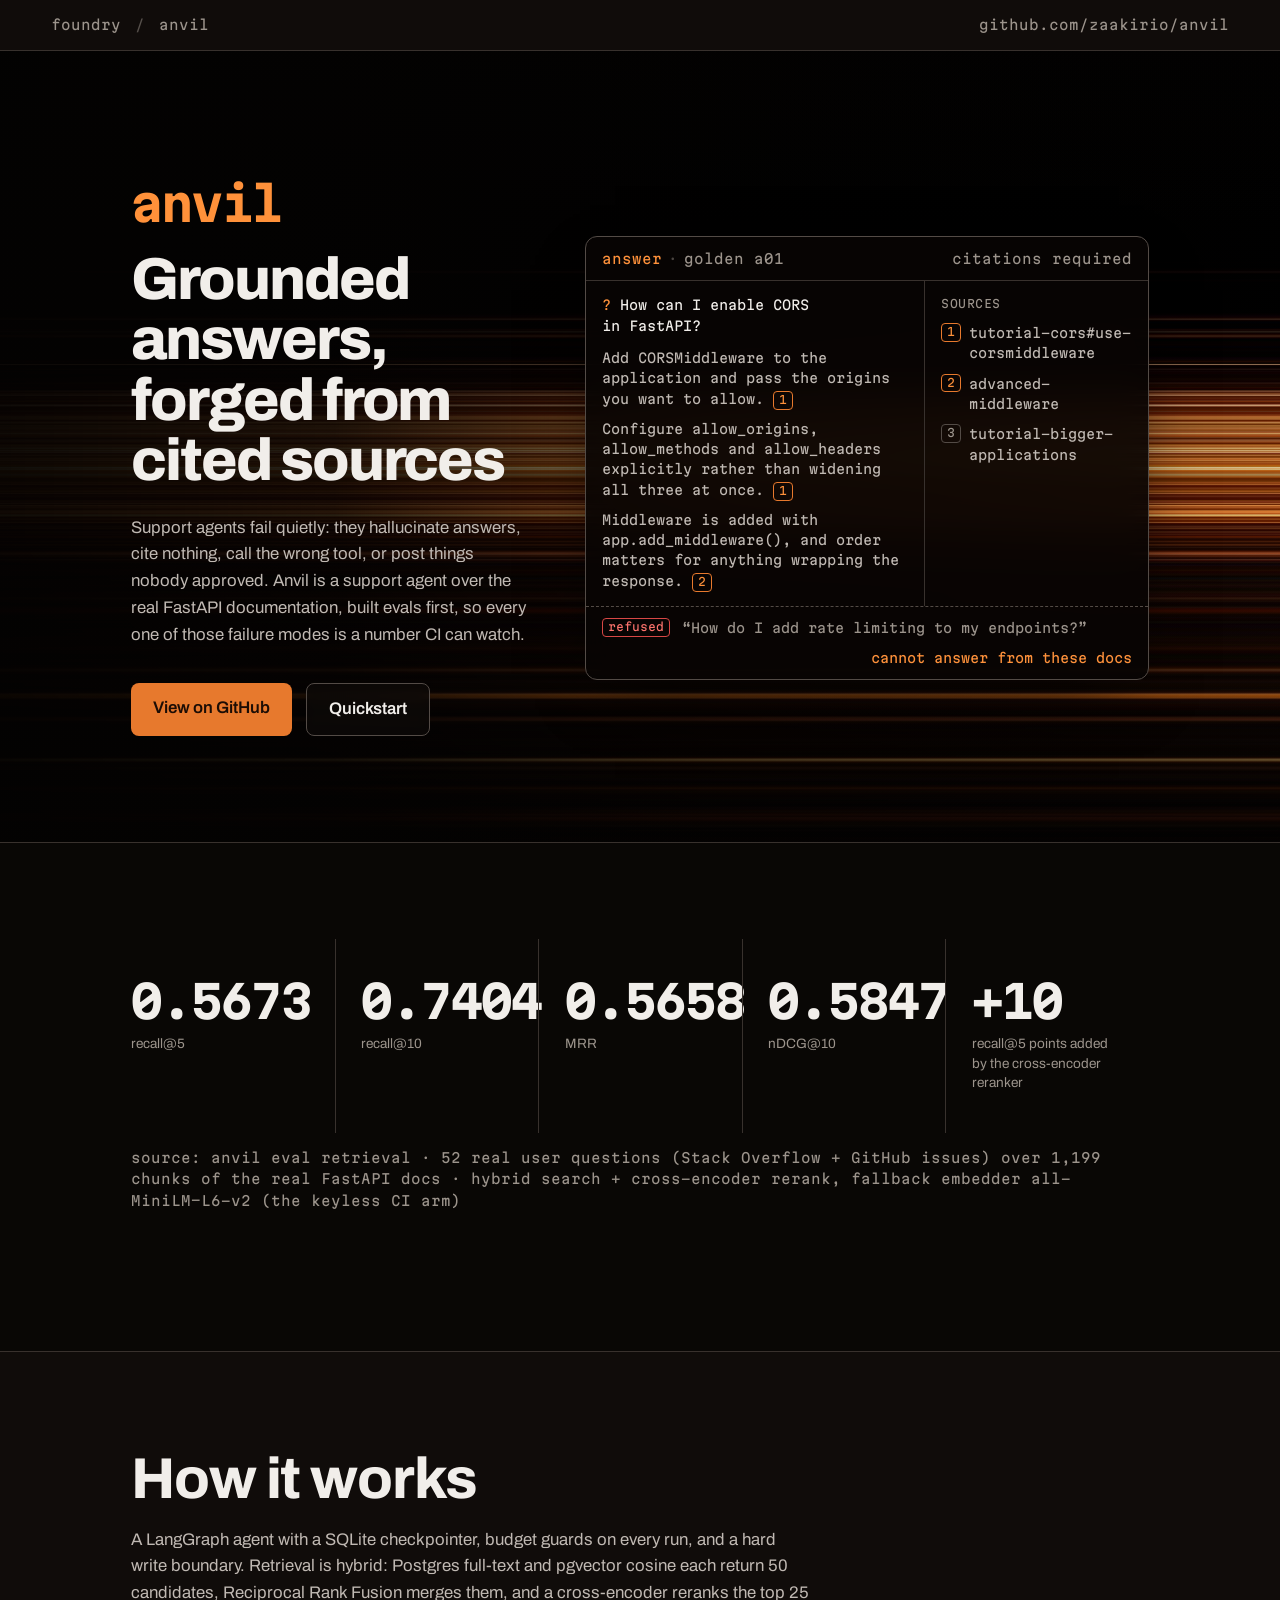
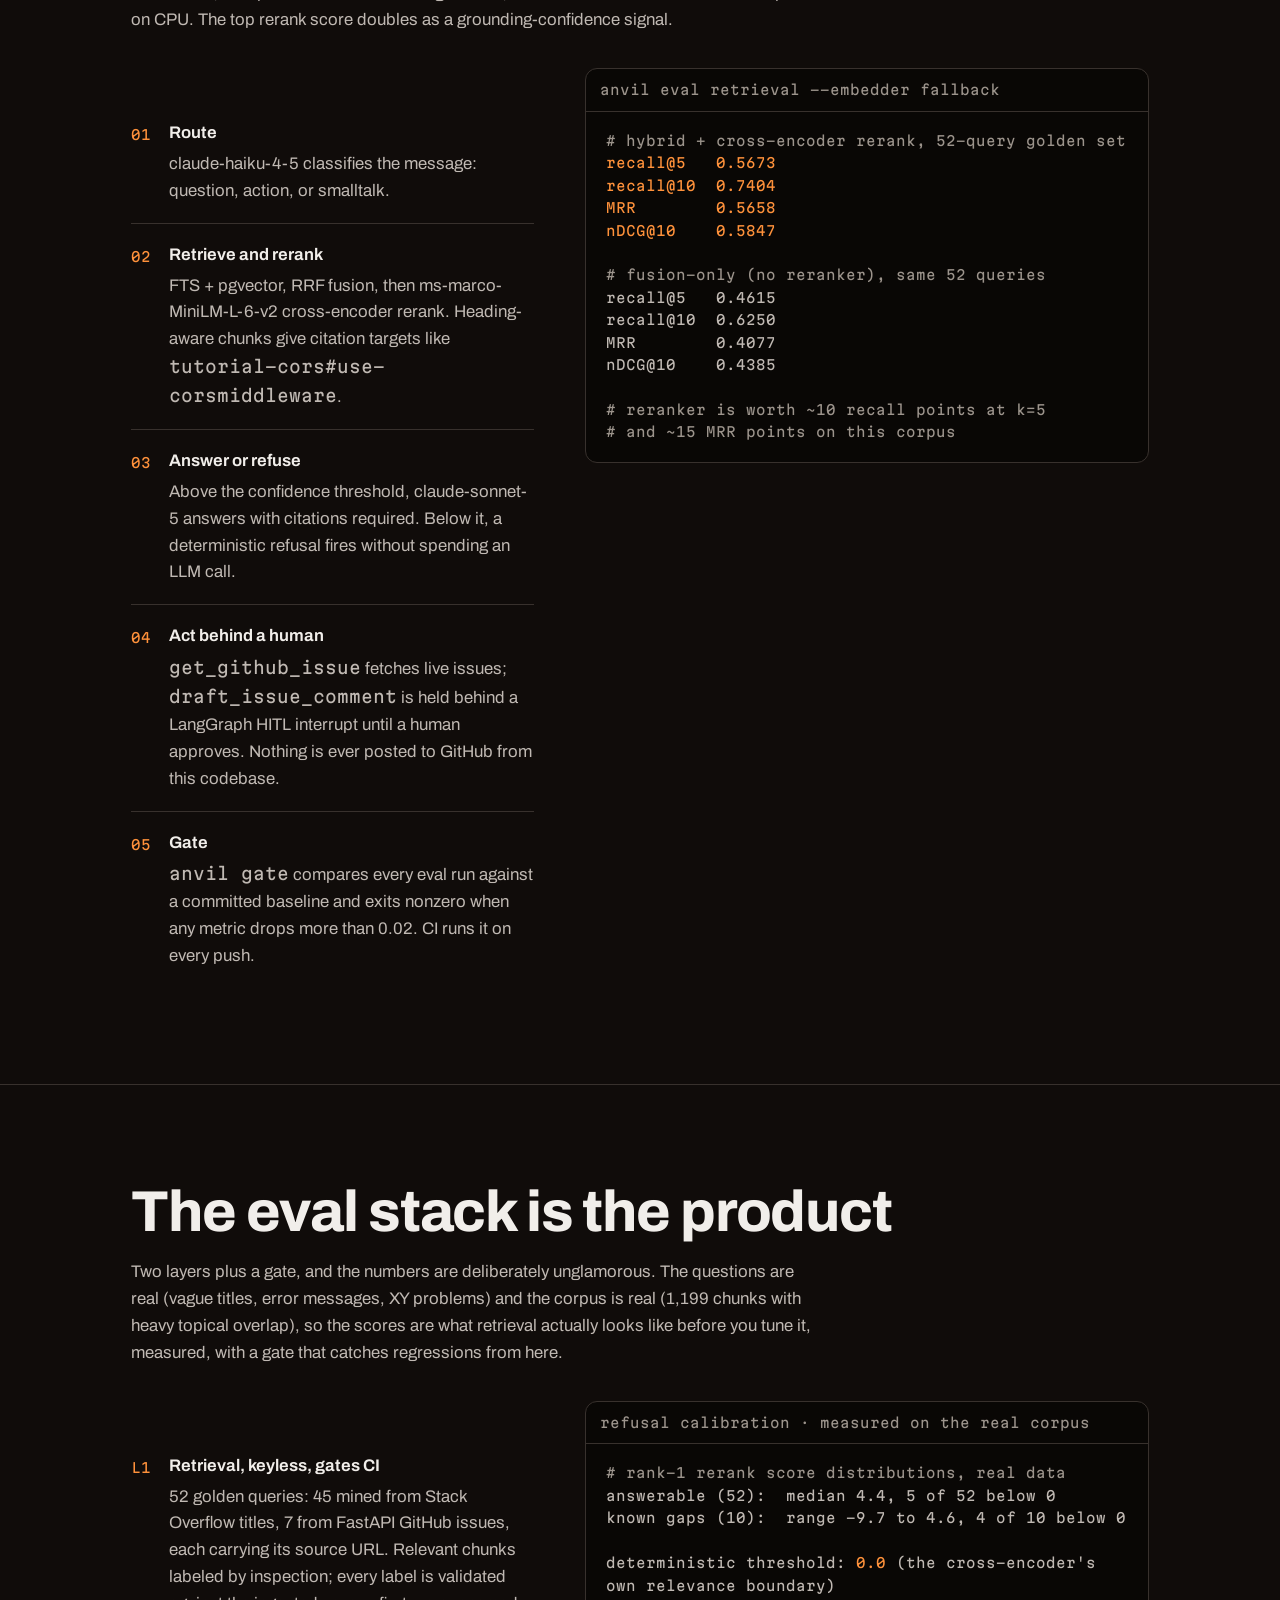
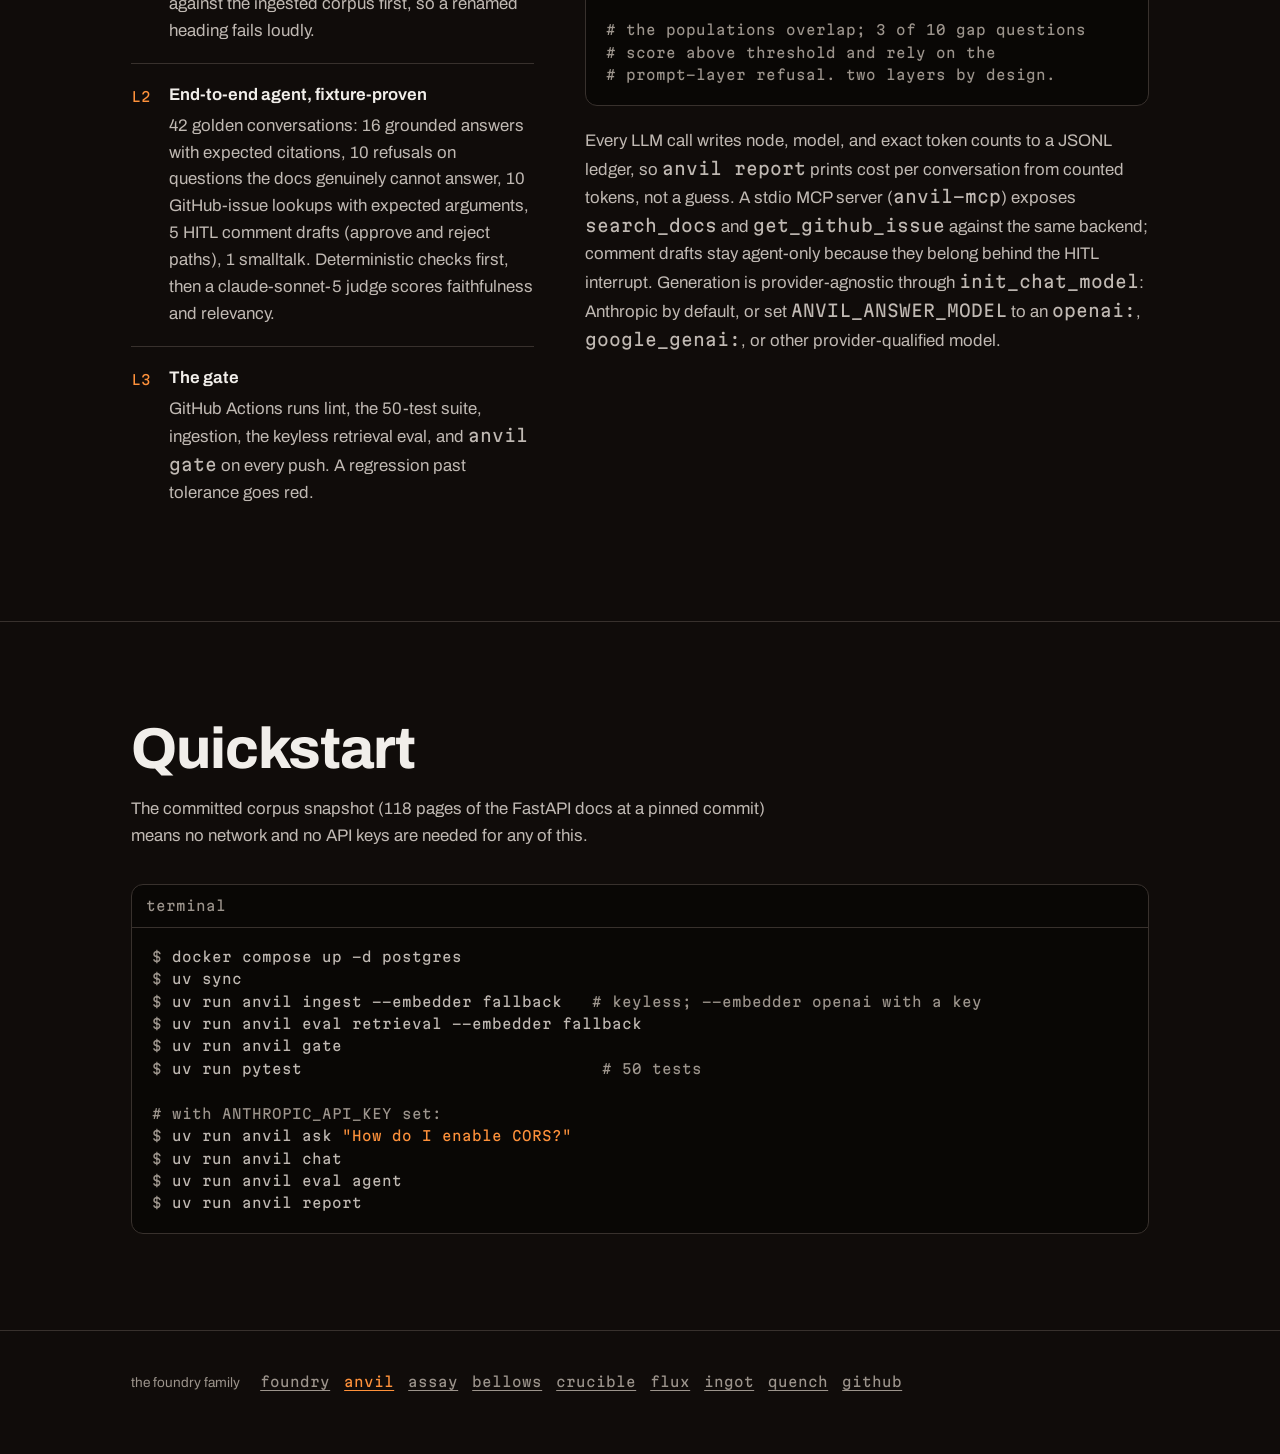
<file: anvil/index.html>
<!doctype html>
<html lang="en">
<head>
<meta charset="utf-8">
<meta name="viewport" content="width=device-width, initial-scale=1">
<title>anvil - Grounded answers, forged from cited sources</title>
<meta name="description" content="A support agent over real product documentation, evals first: hybrid retrieval with recall@10 0.7404 on 52 real user questions, citation-required answers, deterministic refusals, HITL write boundary, and a CI regression gate.">
<link rel="canonical" href="https://anvil.zaakir.io/">
<meta property="og:type" content="website">
<meta property="og:site_name" content="Foundry">
<meta property="og:url" content="https://anvil.zaakir.io/">
<meta property="og:title" content="anvil - Grounded answers, forged from cited sources">
<meta property="og:description" content="A support agent over real FastAPI documentation, built evals first: recall@10 0.7404 on 52 real user questions, citations required, deterministic refusal, and a CI regression gate.">
<meta property="og:image" content="https://anvil.zaakir.io/assets/og.jpg">
<meta property="og:image:width" content="1200">
<meta property="og:image:height" content="630">
<meta name="twitter:card" content="summary_large_image">
<link rel="icon" href="assets/favicon.svg" type="image/svg+xml">
<link rel="preconnect" href="https://fonts.googleapis.com">
<link rel="preconnect" href="https://fonts.gstatic.com" crossorigin>
<link href="https://fonts.googleapis.com/css2?family=Archivo:wght@500;650;800&family=Martian+Mono:wght@400;700&display=swap" rel="stylesheet">
<link rel="preload" as="image" href="assets/scene.jpg" media="(min-width: 721px)">
<link rel="stylesheet" href="assets/site.css">
<link rel="stylesheet" href="assets/scene.css">
<style>
:root {
  --accent: oklch(0.69 0.16 51);
  --accent-bright: oklch(0.77 0.17 53);
  --accent-ink: oklch(0.18 0.03 51);
  --accent-tint: oklch(0.69 0.16 51 / 0.12);

  --stat-ink: var(--ink);
}
.hero.scene { background-image: url("assets/scene.jpg"); }
@media (max-width: 720px) { .hero.scene { background-image: url("assets/scene-tall.jpg"); } }
.family { flex-wrap: wrap; }
.family .gh { min-width: 0; overflow-wrap: anywhere; }
.two-col > * { min-width: 0; }
code { overflow-wrap: anywhere; }

/* the answer plate: cited answer beside its sources, refusal branch below */
.answer { display: grid; grid-template-columns: minmax(0, 1fr) minmax(186px, 0.66fr); }
@media (max-width: 560px) { .answer { grid-template-columns: 1fr; } }
.answer .a { padding: 14px 16px; }
.answer .s { padding: 14px 16px; border-inline-start: 1px solid var(--line); }
@media (max-width: 560px) { .answer .s { border-inline-start: none; border-top: 1px solid var(--line); } }
.answer .q { color: var(--ink); margin: 0 0 12px; }
.answer .q::before { content: "? "; color: var(--accent-bright); }
.answer p { margin: 0 0 9px; color: var(--ink-mid); }
.answer p:last-child { margin-bottom: 0; }
.answer .lbl { color: var(--ink-dim); font-size: 0.86em; letter-spacing: 0.04em; text-transform: uppercase; margin: 0 0 10px; }
.answer .src { display: flex; gap: 8px; margin-bottom: 10px; align-items: flex-start; }
.answer .src:last-child { margin-bottom: 0; }
.answer .src code { color: var(--ink-mid); overflow-wrap: anywhere; }
</style>
</head>
<body>

<header class="family">
  <a href="https://foundry.zaakir.io">foundry</a>
  <span class="sep">/</span>
  <span aria-current="page">anvil</span>
  <a class="gh" href="https://github.com/zaakirio/anvil">github.com/zaakirio/anvil</a>
</header>

<main>

<section class="hero scene" aria-labelledby="hero-h">
  <canvas class="scene" data-mode="anvil" data-wide="assets/scene.jpg" data-tall="assets/scene-tall.jpg" aria-hidden="true"></canvas>
  <div class="wrap">
    <div class="hero-grid">
      <div>
        <p class="wordmark">anvil</p>
        <h1 id="hero-h">Grounded answers, forged from cited sources</h1>
        <p class="what">Support agents fail quietly: they hallucinate answers, cite nothing, call the wrong tool, or post things nobody approved.
        Anvil is a support agent over the real FastAPI documentation, built evals first, so every one of those failure modes is a number CI can watch.</p>
        <div class="cta-row">
          <a class="btn primary" href="https://github.com/zaakirio/anvil">View on GitHub</a>
          <a class="btn ghost" href="#quickstart">Quickstart</a>
        </div>
      </div>

      <div class="plate">
        <div class="ph"><span class="accent">answer</span><span class="sep">·</span><span>golden a01</span><span class="right">citations required</span></div>
        <div class="answer">
          <div class="a">
            <p class="q">How can I enable CORS in FastAPI?</p>
            <p>Add <code>CORSMiddleware</code> to the application and pass the origins you want to allow. <span class="chip on">1</span></p>
            <p>Configure <code>allow_origins</code>, <code>allow_methods</code> and <code>allow_headers</code> explicitly rather than widening all three at once. <span class="chip on">1</span></p>
            <p>Middleware is added with <code>app.add_middleware()</code>, and order matters for anything wrapping the response. <span class="chip on">2</span></p>
          </div>
          <div class="s">
            <p class="lbl">sources</p>
            <div class="src"><span class="chip on">1</span><code>tutorial-cors#use-corsmiddleware</code></div>
            <div class="src"><span class="chip on">2</span><code>advanced-middleware</code></div>
            <div class="src"><span class="chip">3</span><code>tutorial-bigger-applications</code></div>
          </div>
        </div>
        <div class="refuse">
          <span class="chip bad">refused</span>
          <span>&ldquo;How do I add rate limiting to my endpoints?&rdquo;</span>
          <span class="right hl">cannot answer from these docs</span>
        </div>
      </div>
    </div>
  </div>
</section>

<section class="measured" aria-label="Measured retrieval numbers">
  <div class="wrap">
    <div class="cell"><div class="v num">0.5673</div><div class="k">recall@5</div></div>
    <div class="cell"><div class="v num">0.7404</div><div class="k">recall@10</div></div>
    <div class="cell"><div class="v num">0.5658</div><div class="k">MRR</div></div>
    <div class="cell"><div class="v num">0.5847</div><div class="k">nDCG@10</div></div>
    <div class="cell"><div class="v num">+10</div><div class="k">recall@5 points added by the cross-encoder reranker</div></div>
  </div>
  <div class="wrap"><p class="src">source: anvil eval retrieval · 52 real user questions (Stack Overflow + GitHub issues) over 1,199 chunks of the real FastAPI docs · hybrid search + cross-encoder rerank, fallback embedder all-MiniLM-L6-v2 (the keyless CI arm)</p></div>
</section>

<section aria-labelledby="how-h">
  <div class="wrap">
    <h2 id="how-h">How it works</h2>
    <p class="lede">A LangGraph agent with a SQLite checkpointer, budget guards on every run, and a hard write boundary.
    Retrieval is hybrid: Postgres full-text and pgvector cosine each return 50 candidates, Reciprocal Rank Fusion merges them, and a cross-encoder reranks the top 25 on CPU.
    The top rerank score doubles as a grounding-confidence signal.</p>
    <div class="two-col" style="margin-top: 34px;">
      <ol class="ledger">
        <li><span class="lk">01</span><div><b>Route</b><p>claude-haiku-4-5 classifies the message: question, action, or smalltalk.</p></div></li>
        <li><span class="lk">02</span><div><b>Retrieve and rerank</b><p>FTS + pgvector, RRF fusion, then ms-marco-MiniLM-L-6-v2 cross-encoder rerank. Heading-aware chunks give citation targets like <code>tutorial-cors#use-corsmiddleware</code>.</p></div></li>
        <li><span class="lk">03</span><div><b>Answer or refuse</b><p>Above the confidence threshold, claude-sonnet-5 answers with citations required. Below it, a deterministic refusal fires without spending an LLM call.</p></div></li>
        <li><span class="lk">04</span><div><b>Act behind a human</b><p><code>get_github_issue</code> fetches live issues; <code>draft_issue_comment</code> is held behind a LangGraph HITL interrupt until a human approves. Nothing is ever posted to GitHub from this codebase.</p></div></li>
        <li><span class="lk">05</span><div><b>Gate</b><p><code>anvil gate</code> compares every eval run against a committed baseline and exits nonzero when any metric drops more than 0.02. CI runs it on every push.</p></div></li>
      </ol>
      <div class="frame">
        <div class="bar">anvil eval retrieval --embedder fallback</div>
        <pre><span class="dim"># hybrid + cross-encoder rerank, 52-query golden set</span>
<span class="hl">recall@5   0.5673</span>
<span class="hl">recall@10  0.7404</span>
<span class="hl">MRR        0.5658</span>
<span class="hl">nDCG@10    0.5847</span>

<span class="dim"># fusion-only (no reranker), same 52 queries</span>
recall@5   0.4615
recall@10  0.6250
MRR        0.4077
nDCG@10    0.4385

<span class="dim"># reranker is worth ~10 recall points at k=5</span>
<span class="dim"># and ~15 MRR points on this corpus</span></pre>
      </div>
    </div>
  </div>
</section>

<section aria-labelledby="eval-h">
  <div class="wrap">
    <h2 id="eval-h">The eval stack is the product</h2>
    <p class="lede">Two layers plus a gate, and the numbers are deliberately unglamorous.
    The questions are real (vague titles, error messages, XY problems) and the corpus is real (1,199 chunks with heavy topical overlap), so the scores are what retrieval actually looks like before you tune it, measured, with a gate that catches regressions from here.</p>
    <div class="two-col" style="margin-top: 34px;">
      <div>
        <ol class="ledger">
          <li><span class="lk">L1</span><div><b>Retrieval, keyless, gates CI</b><p>52 golden queries: 45 mined from Stack Overflow titles, 7 from FastAPI GitHub issues, each carrying its source URL. Relevant chunks labeled by inspection; every label is validated against the ingested corpus first, so a renamed heading fails loudly.</p></div></li>
          <li><span class="lk">L2</span><div><b>End-to-end agent, fixture-proven</b><p>42 golden conversations: 16 grounded answers with expected citations, 10 refusals on questions the docs genuinely cannot answer, 10 GitHub-issue lookups with expected arguments, 5 HITL comment drafts (approve and reject paths), 1 smalltalk. Deterministic checks first, then a claude-sonnet-5 judge scores faithfulness and relevancy.</p></div></li>
          <li><span class="lk">L3</span><div><b>The gate</b><p>GitHub Actions runs lint, the 50-test suite, ingestion, the keyless retrieval eval, and <code>anvil gate</code> on every push. A regression past tolerance goes red.</p></div></li>
        </ol>
      </div>
      <div>
        <div class="frame">
          <div class="bar">refusal calibration · measured on the real corpus</div>
          <pre><span class="dim"># rank-1 rerank score distributions, real data</span>
answerable (52):  median 4.4, 5 of 52 below 0
known gaps (10):  range -9.7 to 4.6, 4 of 10 below 0

deterministic threshold: <span class="hl">0.0</span> (the cross-encoder&#39;s
own relevance boundary)

<span class="dim"># the populations overlap; 3 of 10 gap questions</span>
<span class="dim"># score above threshold and rely on the</span>
<span class="dim"># prompt-layer refusal. two layers by design.</span></pre>
        </div>
        <p style="margin-top: 22px; color: var(--ink-mid);">Every LLM call writes node, model, and exact token counts to a JSONL ledger, so <code>anvil report</code> prints cost per conversation from counted tokens, not a guess.
        A stdio MCP server (<code>anvil-mcp</code>) exposes <code>search_docs</code> and <code>get_github_issue</code> against the same backend; comment drafts stay agent-only because they belong behind the HITL interrupt.
        Generation is provider-agnostic through <code>init_chat_model</code>: Anthropic by default, or set <code>ANVIL_ANSWER_MODEL</code> to an <code>openai:</code>, <code>google_genai:</code>, or other provider-qualified model.</p>
      </div>
    </div>
  </div>
</section>

<section id="quickstart" aria-labelledby="qs-h">
  <div class="wrap">
    <h2 id="qs-h">Quickstart</h2>
    <p class="lede">The committed corpus snapshot (118 pages of the FastAPI docs at a pinned commit) means no network and no API keys are needed for any of this.</p>
    <div class="frame" style="margin-top: 34px;">
      <div class="bar">terminal</div>
      <pre><span class="dim">$</span> docker compose up -d postgres
<span class="dim">$</span> uv sync
<span class="dim">$</span> uv run anvil ingest --embedder fallback   <span class="dim"># keyless; --embedder openai with a key</span>
<span class="dim">$</span> uv run anvil eval retrieval --embedder fallback
<span class="dim">$</span> uv run anvil gate
<span class="dim">$</span> uv run pytest                              <span class="dim"># 50 tests</span>

<span class="dim"># with ANTHROPIC_API_KEY set:</span>
<span class="dim">$</span> uv run anvil ask <span class="hl">"How do I enable CORS?"</span>
<span class="dim">$</span> uv run anvil chat
<span class="dim">$</span> uv run anvil eval agent
<span class="dim">$</span> uv run anvil report</pre>
    </div>
  </div>
</section>

</main>

<footer>
  <div class="wrap">
    <span>the foundry family</span>
    <nav aria-label="Product family">
      <a href="https://foundry.zaakir.io">foundry</a>
      <a href="https://anvil.zaakir.io" aria-current="page">anvil</a>
      <a href="https://assay.zaakir.io">assay</a>
      <a href="https://bellows.zaakir.io">bellows</a>
      <a href="https://crucible.zaakir.io">crucible</a>
      <a href="https://flux.zaakir.io">flux</a>
      <a href="https://ingot.zaakir.io">ingot</a>
      <a href="https://quench.zaakir.io">quench</a>
      <a href="https://github.com/zaakirio">github</a>
    </nav>
  </div>
</footer>

<script src="assets/scene.js" defer></script>
</body>
</html>
</file>
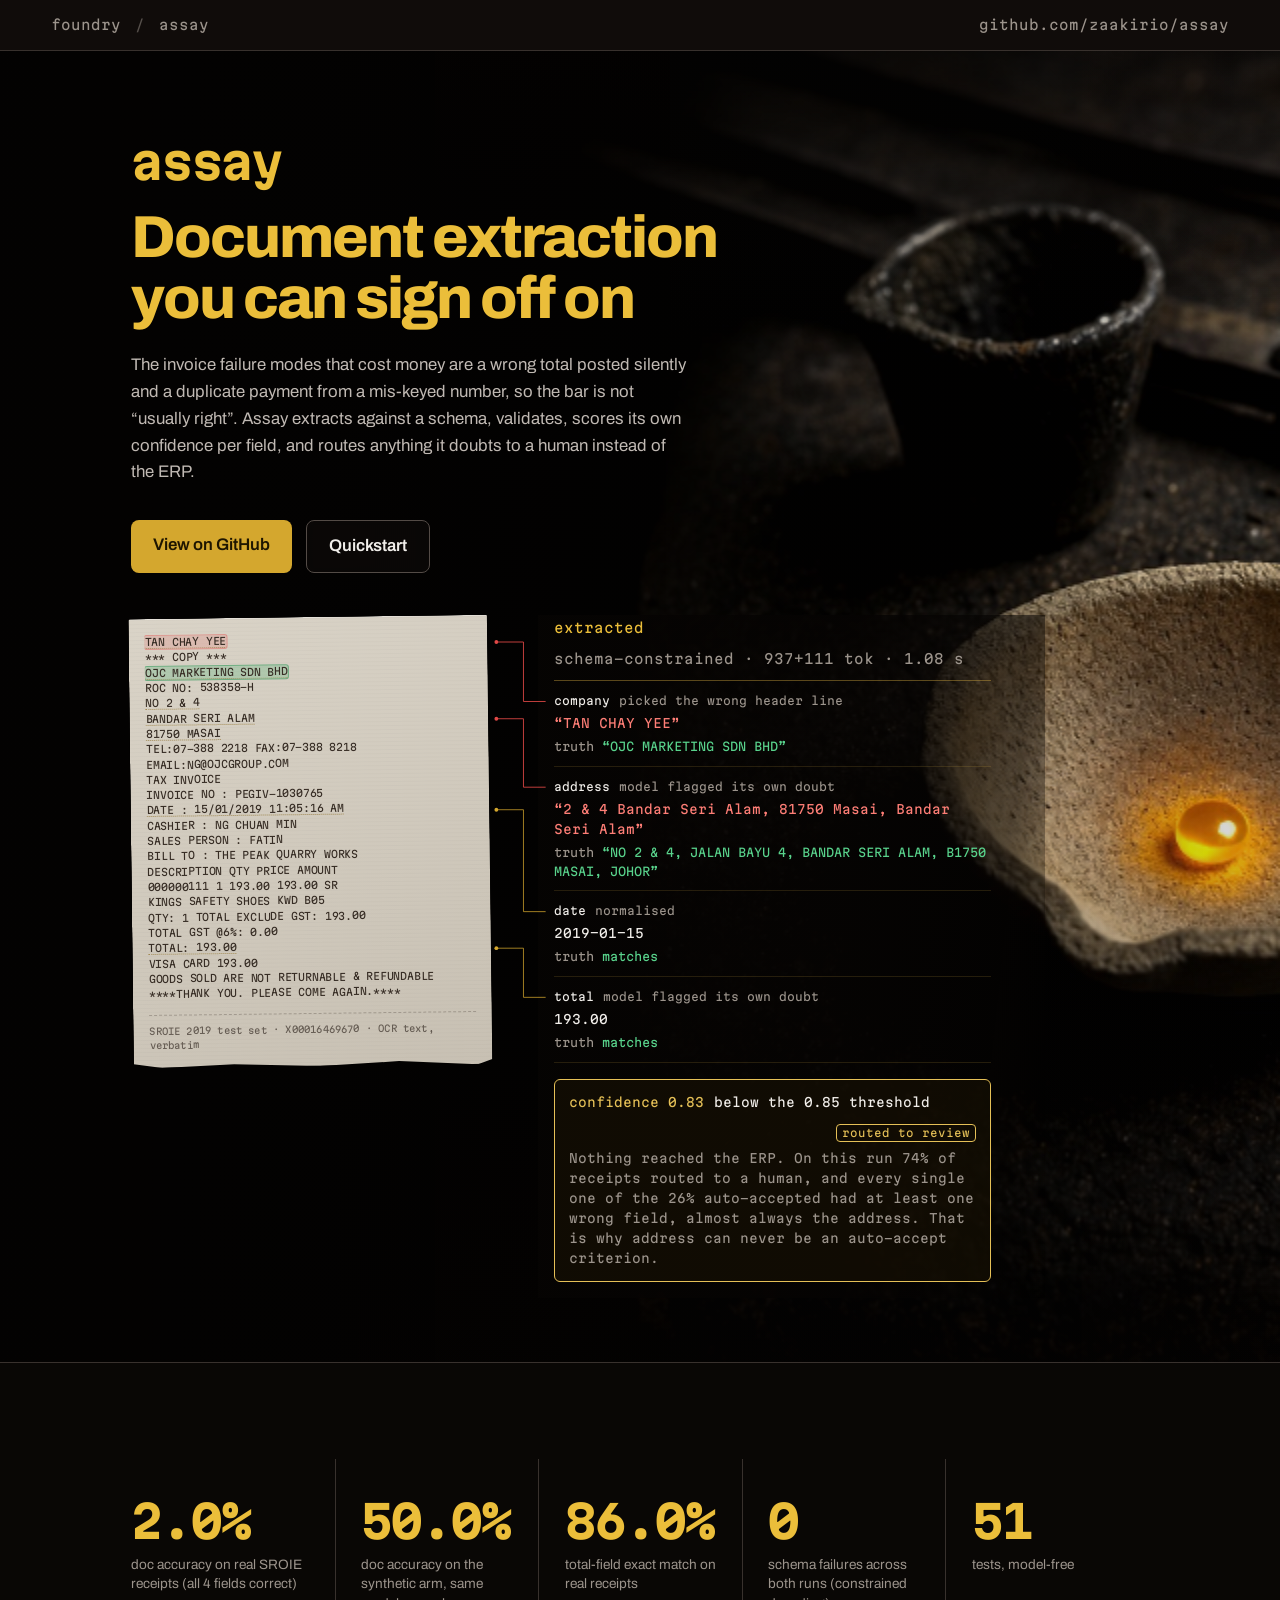
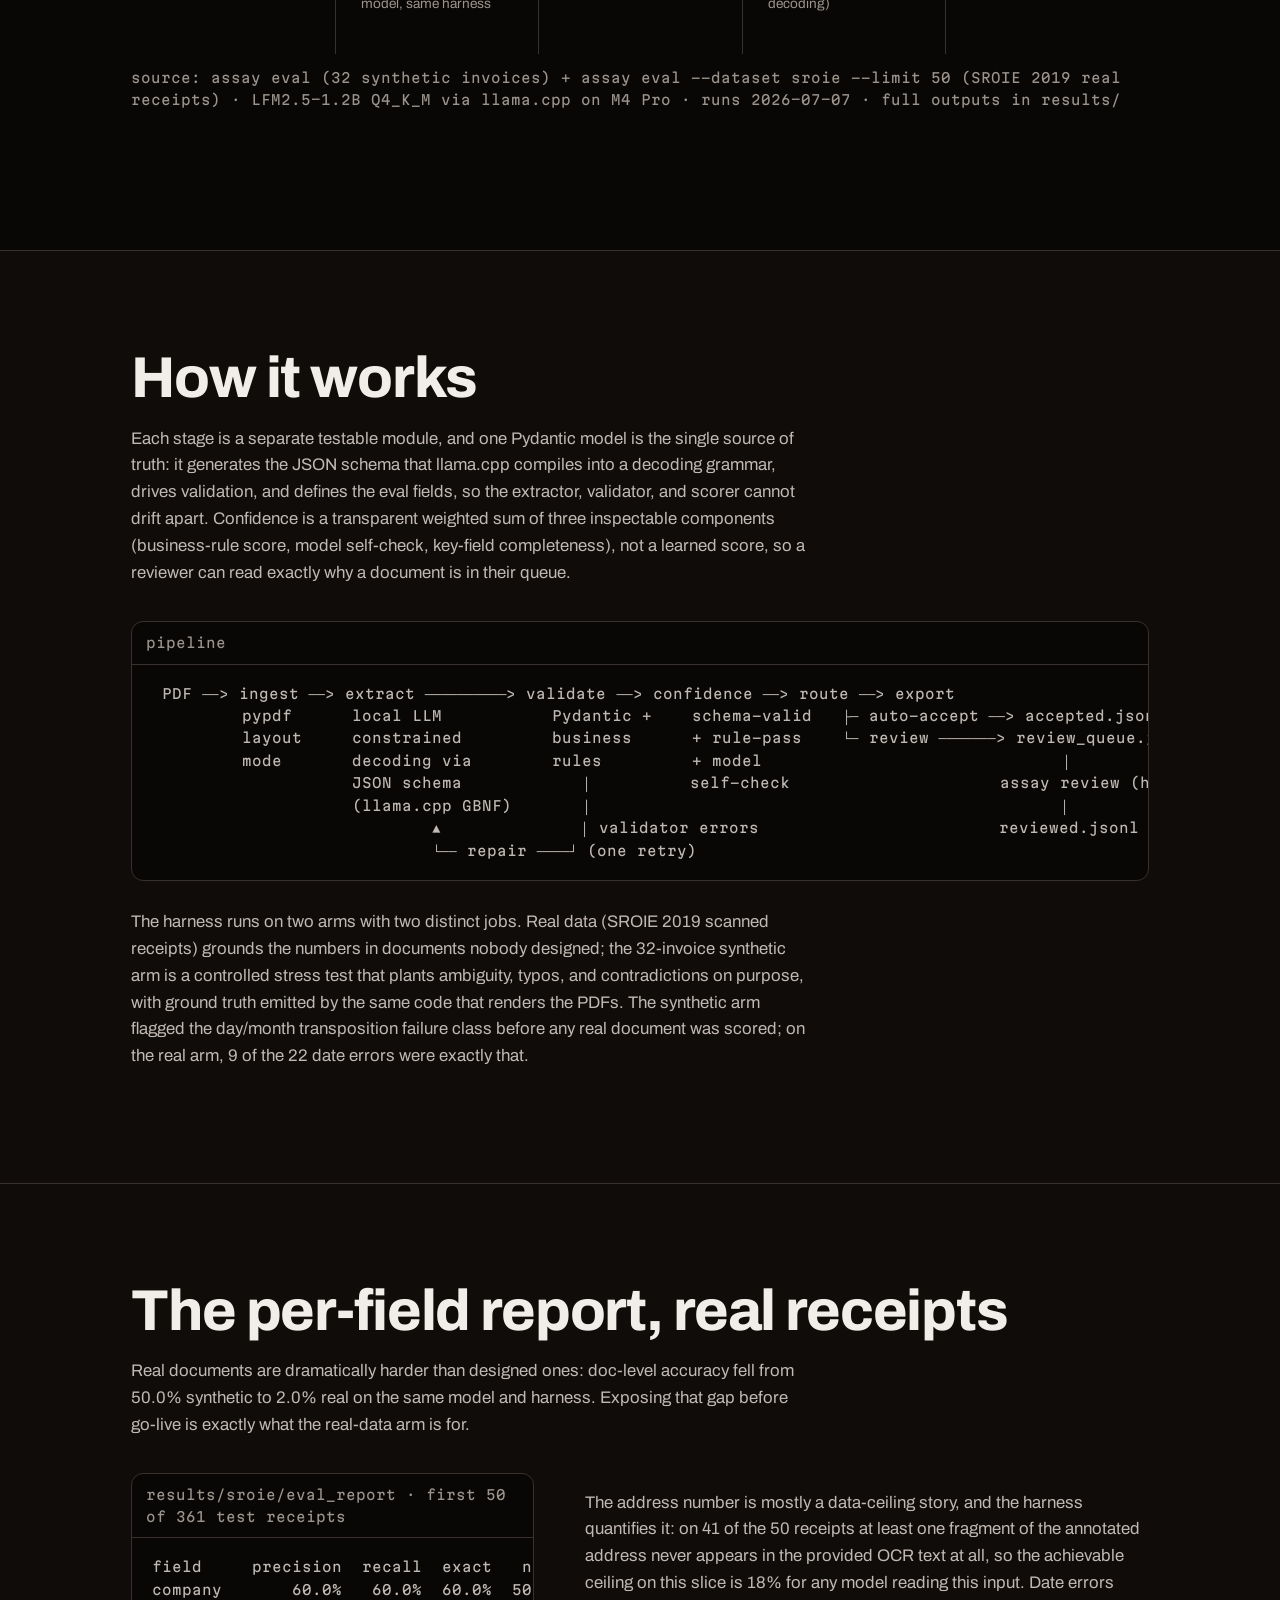
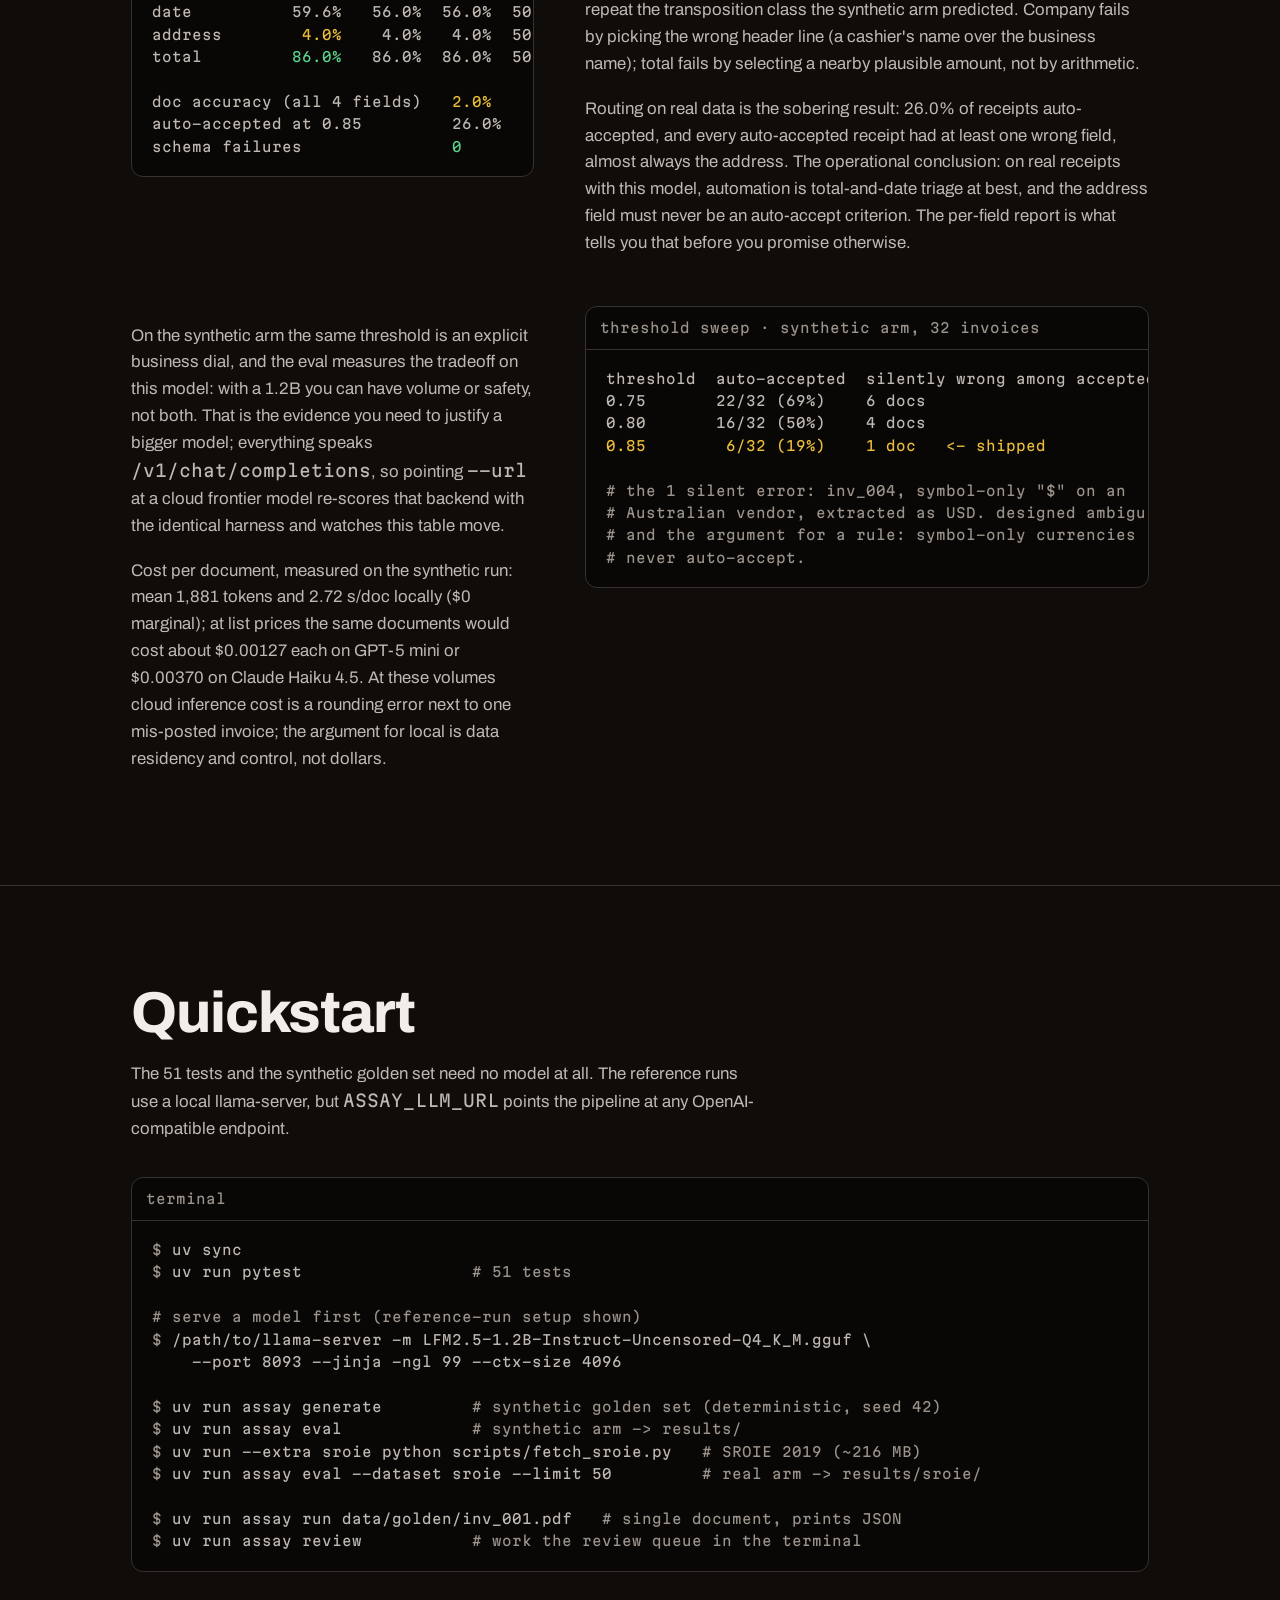
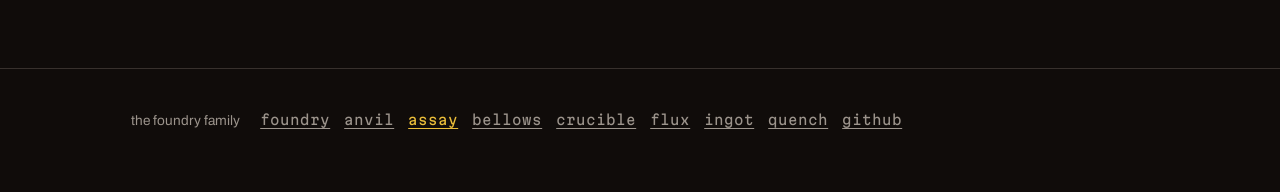
<file: assay/index.html>
<!doctype html>
<html lang="en">
<head>
<meta charset="utf-8">
<meta name="viewport" content="width=device-width, initial-scale=1">
<title>assay - Document extraction you can sign off on</title>
<meta name="description" content="An invoice extraction pipeline with a per-field eval harness on real SROIE 2019 receipts and a synthetic stress-test arm: doc accuracy 2.0% real vs 50.0% synthetic on a 1.2B reference model, measured before go-live, not promised.">
<link rel="canonical" href="https://assay.zaakir.io/">
<meta property="og:type" content="website">
<meta property="og:site_name" content="Foundry">
<meta property="og:url" content="https://assay.zaakir.io/">
<meta property="og:title" content="assay - Document extraction you can sign off on">
<meta property="og:description" content="Document extraction with a per-field eval harness on real SROIE receipts: total 86.0%, company 60.0%, date 56.0%, address 4.0%, doc accuracy 2.0%. The report tells you which fields you can trust before go-live.">
<meta property="og:image" content="https://assay.zaakir.io/assets/og.jpg">
<meta property="og:image:width" content="1200">
<meta property="og:image:height" content="630">
<meta name="twitter:card" content="summary_large_image">
<link rel="icon" href="assets/favicon.svg" type="image/svg+xml">
<link rel="preconnect" href="https://fonts.googleapis.com">
<link rel="preconnect" href="https://fonts.gstatic.com" crossorigin>
<link href="https://fonts.googleapis.com/css2?family=Archivo:wght@500;650;800&family=Martian+Mono:wght@400;700&display=swap" rel="stylesheet">
<link rel="preload" as="image" href="assets/scene.jpg" media="(min-width: 721px)">
<link rel="stylesheet" href="assets/site.css">
<link rel="stylesheet" href="assets/scene.css">
<link rel="stylesheet" href="assets/assay.css">
<style>
:root {
  --accent: oklch(0.75 0.14 87);
  --accent-bright: oklch(0.82 0.15 89);
  --accent-ink: oklch(0.2 0.04 87);
  --accent-tint: oklch(0.75 0.14 87 / 0.12);
}
.hero.scene { background-image: url("assets/scene.jpg"); }
@media (max-width: 720px) { .hero.scene { background-image: url("assets/scene-tall.jpg"); } }

.family { flex-wrap: wrap; }
.family .gh { min-width: 0; overflow-wrap: anywhere; }
.two-col > * { min-width: 0; }
code { overflow-wrap: anywhere; }

.sp { margin-left: auto; }
</style>
</head>
<body>

<header class="family">
  <a href="https://foundry.zaakir.io">foundry</a>
  <span class="sep">/</span>
  <span aria-current="page">assay</span>
  <a class="gh" href="https://github.com/zaakirio/assay">github.com/zaakirio/assay</a>
</header>

<main>

<section class="hero scene" aria-labelledby="hero-h">
  <canvas class="scene" data-mode="assay" data-wide="assets/scene.jpg" data-tall="assets/scene-tall.jpg" aria-hidden="true"></canvas>
  <div class="wrap">
    <p class="wordmark">assay</p>
    <h1 id="hero-h">Document extraction you can sign off on</h1>
    <p class="what">The invoice failure modes that cost money are a wrong total posted silently and a duplicate payment from a mis-keyed number, so the bar is not &ldquo;usually right&rdquo;.
    Assay extracts against a schema, validates, scores its own confidence per field, and routes anything it doubts to a human instead of the ERP.</p>
    <div class="cta-row">
      <a class="btn primary" href="https://github.com/zaakirio/assay">View on GitHub</a>
      <a class="btn ghost" href="#quickstart">Quickstart</a>
    </div>

    <!-- One real document from the SROIE test set, start to finish. The model gets the
         company wrong here: the receipt opens with the cashier's name and the business name
         is three lines down. That is the failure the page is built to show. -->
    <div class="extract">
      <figure class="paper">
<pre>
<mark class="picked" data-src="company">TAN CHAY YEE</mark>
*** COPY ***
<mark class="truth">OJC MARKETING SDN BHD</mark>
ROC NO: 538358-H
<mark data-src="address">NO 2 &amp; 4
BANDAR SERI ALAM
81750 MASAI</mark>
TEL:07-388 2218 FAX:07-388 8218
EMAIL:NG@OJCGROUP.COM
TAX INVOICE
INVOICE NO : PEGIV-1030765
<mark data-src="date">DATE : 15/01/2019 11:05:16 AM</mark>
CASHIER : NG CHUAN MIN
SALES PERSON : FATIN
BILL TO : THE PEAK QUARRY WORKS
DESCRIPTION QTY PRICE AMOUNT
000000111 1 193.00 193.00 SR
KINGS SAFETY SHOES KWD B05
QTY: 1 TOTAL EXCLUDE GST: 193.00
TOTAL GST @6%: 0.00
<mark data-src="total">TOTAL: 193.00</mark>
VISA CARD 193.00
GOODS SOLD ARE NOT RETURNABLE &amp; REFUNDABLE
****THANK YOU. PLEASE COME AGAIN.****
</pre>
        <figcaption>SROIE 2019 test set &middot; X00016469670 &middot; OCR text, verbatim</figcaption>
      </figure>

      <div class="bench">
        <div class="bh"><b>extracted</b> <span>schema-constrained &middot; 937+111 tok &middot; 1.08 s</span></div>

        <div class="field wrong" data-field="company">
          <div class="k"><b>company</b> <span>picked the wrong header line</span></div>
          <div class="v">&ldquo;TAN CHAY YEE&rdquo;</div>
          <div class="t">truth <i>&ldquo;OJC MARKETING SDN BHD&rdquo;</i></div>
        </div>

        <!-- Field order follows the receipt, not the schema, so the callout wires run
             monotonically down the page instead of crossing each other. -->
        <div class="field wrong" data-field="address">
          <div class="k"><b>address</b> <span>model flagged its own doubt</span></div>
          <div class="v">&ldquo;2 &amp; 4 Bandar Seri Alam, 81750 Masai, Bandar Seri Alam&rdquo;</div>
          <div class="t">truth <i>&ldquo;NO 2 &amp; 4, JALAN BAYU 4, BANDAR SERI ALAM, B1750 MASAI, JOHOR&rdquo;</i></div>
        </div>

        <div class="field" data-field="date">
          <div class="k"><b>date</b> <span>normalised</span></div>
          <div class="v">2019-01-15</div>
          <div class="t">truth <i>matches</i></div>
        </div>

        <div class="field" data-field="total">
          <div class="k"><b>total</b> <span>model flagged its own doubt</span></div>
          <div class="v">193.00</div>
          <div class="t">truth <i>matches</i></div>
        </div>

        <div class="verdict">
          <div class="row"><span class="big">confidence 0.83</span> <span>below the 0.85 threshold</span> <span class="sp"><span class="chip warn">routed to review</span></span></div>
          <div class="why">Nothing reached the ERP. On this run 74% of receipts routed to a human, and every single one of the 26% auto-accepted had at least one wrong field, almost always the address. That is why address can never be an auto-accept criterion.</div>
        </div>
      </div>

      <svg class="wires" aria-hidden="true"></svg>
    </div>
  </div>
</section>

<section class="measured" aria-label="Measured extraction numbers">
  <div class="wrap">
    <div class="cell"><div class="v num">2.0%</div><div class="k">doc accuracy on real SROIE receipts (all 4 fields correct)</div></div>
    <div class="cell"><div class="v num">50.0%</div><div class="k">doc accuracy on the synthetic arm, same model, same harness</div></div>
    <div class="cell"><div class="v num">86.0%</div><div class="k">total-field exact match on real receipts</div></div>
    <div class="cell"><div class="v num">0</div><div class="k">schema failures across both runs (constrained decoding)</div></div>
    <div class="cell"><div class="v num">51</div><div class="k">tests, model-free</div></div>
  </div>
  <div class="wrap"><p class="src">source: assay eval (32 synthetic invoices) + assay eval --dataset sroie --limit 50 (SROIE 2019 real receipts) · LFM2.5-1.2B Q4_K_M via llama.cpp on M4 Pro · runs 2026-07-07 · full outputs in results/</p></div>
</section>

<section aria-labelledby="how-h">
  <div class="wrap">
    <h2 id="how-h">How it works</h2>
    <p class="lede">Each stage is a separate testable module, and one Pydantic model is the single source of truth: it generates the JSON schema that llama.cpp compiles into a decoding grammar, drives validation, and defines the eval fields, so the extractor, validator, and scorer cannot drift apart.
    Confidence is a transparent weighted sum of three inspectable components (business-rule score, model self-check, key-field completeness), not a learned score, so a reviewer can read exactly why a document is in their queue.</p>
    <div class="frame" style="margin-top: 34px;">
      <div class="bar">pipeline</div>
      <pre> PDF ──&gt; ingest ──&gt; extract ──────────&gt; validate ──&gt; confidence ──&gt; route ──&gt; export
         pypdf      local LLM           Pydantic +    schema-valid   ├─ auto-accept ──&gt; accepted.jsonl (ERP feed)
         layout     constrained         business      + rule-pass    └─ review ───────&gt; review_queue.jsonl
         mode       decoding via        rules         + model                              │
                    JSON schema            │          self-check                     assay review (human CLI)
                    (llama.cpp GBNF)       │                                               │
                            ▲              │ validator errors                        reviewed.jsonl
                            └── repair ────┘ (one retry)</pre>
    </div>
    <p style="margin-top: 28px; max-width: var(--measure); color: var(--ink-mid);">The harness runs on two arms with two distinct jobs.
    Real data (SROIE 2019 scanned receipts) grounds the numbers in documents nobody designed; the 32-invoice synthetic arm is a controlled stress test that plants ambiguity, typos, and contradictions on purpose, with ground truth emitted by the same code that renders the PDFs.
    The synthetic arm flagged the day/month transposition failure class before any real document was scored; on the real arm, 9 of the 22 date errors were exactly that.</p>
  </div>
</section>

<section aria-labelledby="out-h">
  <div class="wrap">
    <h2 id="out-h">The per-field report, real receipts</h2>
    <p class="lede">Real documents are dramatically harder than designed ones: doc-level accuracy fell from 50.0% synthetic to 2.0% real on the same model and harness.
    Exposing that gap before go-live is exactly what the real-data arm is for.</p>
    <div class="two-col" style="margin-top: 34px;">
      <div class="frame">
        <div class="bar">results/sroie/eval_report · first 50 of 361 test receipts</div>
        <pre>field     precision  recall  exact   n
company       60.0%   60.0%  60.0%  50
date          59.6%   56.0%  56.0%  50
address        <span class="hl">4.0%</span>    4.0%   4.0%  50
total         <span class="ok">86.0%</span>   86.0%  86.0%  50

doc accuracy (all 4 fields)   <span class="hl">2.0%</span>
auto-accepted at 0.85         26.0%
schema failures               <span class="ok">0</span></pre>
      </div>
      <div>
        <p style="color: var(--ink-mid);">The address number is mostly a data-ceiling story, and the harness quantifies it: on 41 of the 50 receipts at least one fragment of the annotated address never appears in the provided OCR text at all, so the achievable ceiling on this slice is 18% for any model reading this input.
        Date errors repeat the transposition class the synthetic arm predicted.
        Company fails by picking the wrong header line (a cashier's name over the business name); total fails by selecting a nearby plausible amount, not by arithmetic.</p>
        <p style="margin-top: 18px; color: var(--ink-mid);">Routing on real data is the sobering result: 26.0% of receipts auto-accepted, and every auto-accepted receipt had at least one wrong field, almost always the address.
        The operational conclusion: on real receipts with this model, automation is total-and-date triage at best, and the address field must never be an auto-accept criterion.
        The per-field report is what tells you that before you promise otherwise.</p>
      </div>
    </div>
    <div class="two-col" style="margin-top: 32px;">
      <div>
        <p style="color: var(--ink-mid);">On the synthetic arm the same threshold is an explicit business dial, and the eval measures the tradeoff on this model: with a 1.2B you can have volume or safety, not both.
        That is the evidence you need to justify a bigger model; everything speaks <code>/v1/chat/completions</code>, so pointing <code>--url</code> at a cloud frontier model re-scores that backend with the identical harness and watches this table move.</p>
        <p style="margin-top: 18px; color: var(--ink-mid);">Cost per document, measured on the synthetic run: mean 1,881 tokens and 2.72 s/doc locally ($0 marginal); at list prices the same documents would cost about $0.00127 each on GPT-5 mini or $0.00370 on Claude Haiku 4.5.
        At these volumes cloud inference cost is a rounding error next to one mis-posted invoice; the argument for local is data residency and control, not dollars.</p>
      </div>
      <div class="frame">
        <div class="bar">threshold sweep · synthetic arm, 32 invoices</div>
        <pre>threshold  auto-accepted  silently wrong among accepted
0.75       22/32 (69%)    6 docs
0.80       16/32 (50%)    4 docs
<span class="hl">0.85        6/32 (19%)    1 doc   &lt;- shipped</span>

<span class="dim"># the 1 silent error: inv_004, symbol-only "$" on an</span>
<span class="dim"># Australian vendor, extracted as USD. designed ambiguity,</span>
<span class="dim"># and the argument for a rule: symbol-only currencies</span>
<span class="dim"># never auto-accept.</span></pre>
      </div>
    </div>
  </div>
</section>

<section id="quickstart" aria-labelledby="qs-h">
  <div class="wrap">
    <h2 id="qs-h">Quickstart</h2>
    <p class="lede">The 51 tests and the synthetic golden set need no model at all. The reference runs use a local llama-server, but <code>ASSAY_LLM_URL</code> points the pipeline at any OpenAI-compatible endpoint.</p>
    <div class="frame" style="margin-top: 34px;">
      <div class="bar">terminal</div>
      <pre><span class="dim">$</span> uv sync
<span class="dim">$</span> uv run pytest                 <span class="dim"># 51 tests</span>

<span class="dim"># serve a model first (reference-run setup shown)</span>
<span class="dim">$</span> /path/to/llama-server -m LFM2.5-1.2B-Instruct-Uncensored-Q4_K_M.gguf \
    --port 8093 --jinja -ngl 99 --ctx-size 4096

<span class="dim">$</span> uv run assay generate         <span class="dim"># synthetic golden set (deterministic, seed 42)</span>
<span class="dim">$</span> uv run assay eval             <span class="dim"># synthetic arm -&gt; results/</span>
<span class="dim">$</span> uv run --extra sroie python scripts/fetch_sroie.py   <span class="dim"># SROIE 2019 (~216 MB)</span>
<span class="dim">$</span> uv run assay eval --dataset sroie --limit 50         <span class="dim"># real arm -&gt; results/sroie/</span>

<span class="dim">$</span> uv run assay run data/golden/inv_001.pdf   <span class="dim"># single document, prints JSON</span>
<span class="dim">$</span> uv run assay review           <span class="dim"># work the review queue in the terminal</span></pre>
    </div>
  </div>
</section>

</main>

<footer>
  <div class="wrap">
    <span>the foundry family</span>
    <nav aria-label="Product family">
      <a href="https://foundry.zaakir.io">foundry</a>
      <a href="https://anvil.zaakir.io">anvil</a>
      <a href="https://assay.zaakir.io" aria-current="page">assay</a>
      <a href="https://bellows.zaakir.io">bellows</a>
      <a href="https://crucible.zaakir.io">crucible</a>
      <a href="https://flux.zaakir.io">flux</a>
      <a href="https://ingot.zaakir.io">ingot</a>
      <a href="https://quench.zaakir.io">quench</a>
      <a href="https://github.com/zaakirio">github</a>
    </nav>
  </div>
</footer>

<script src="assets/scene.js" defer></script>
<script src="assets/assay-wires.js" defer></script>
</body>
</html>
</file>
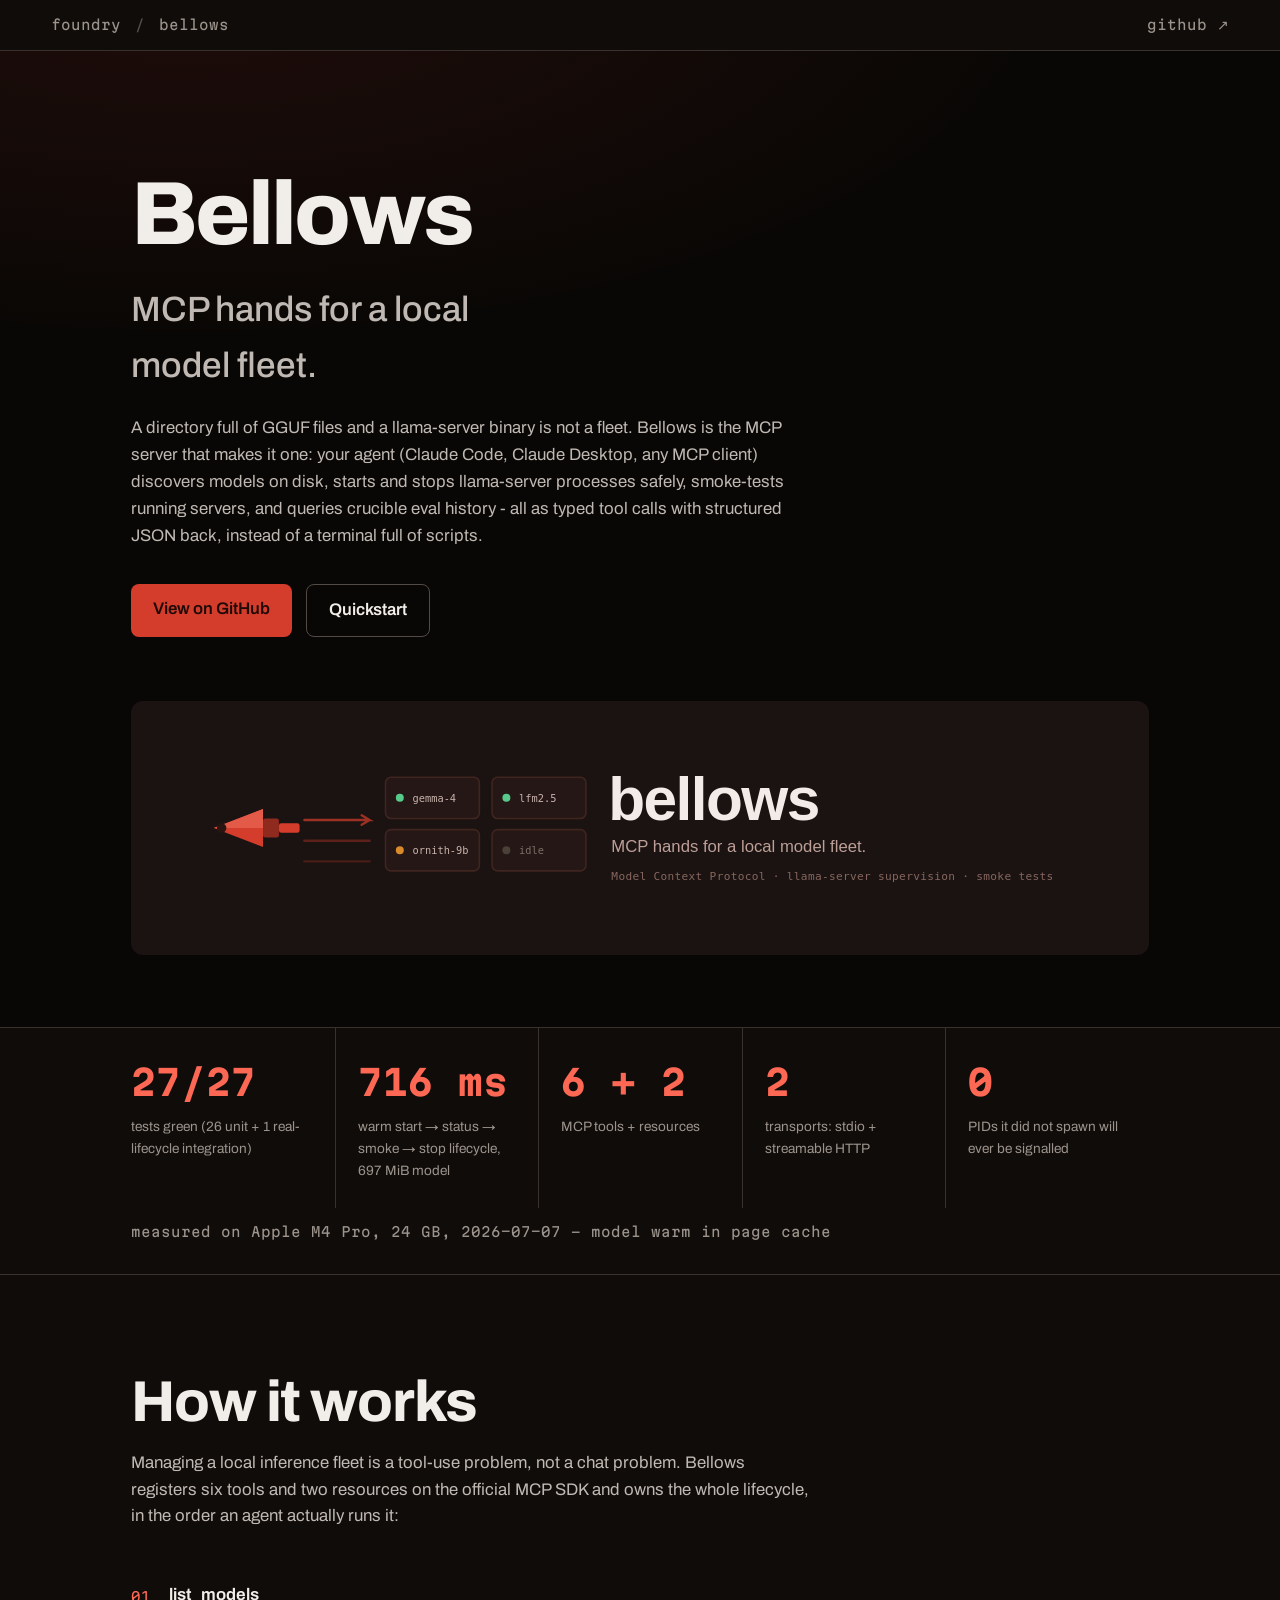
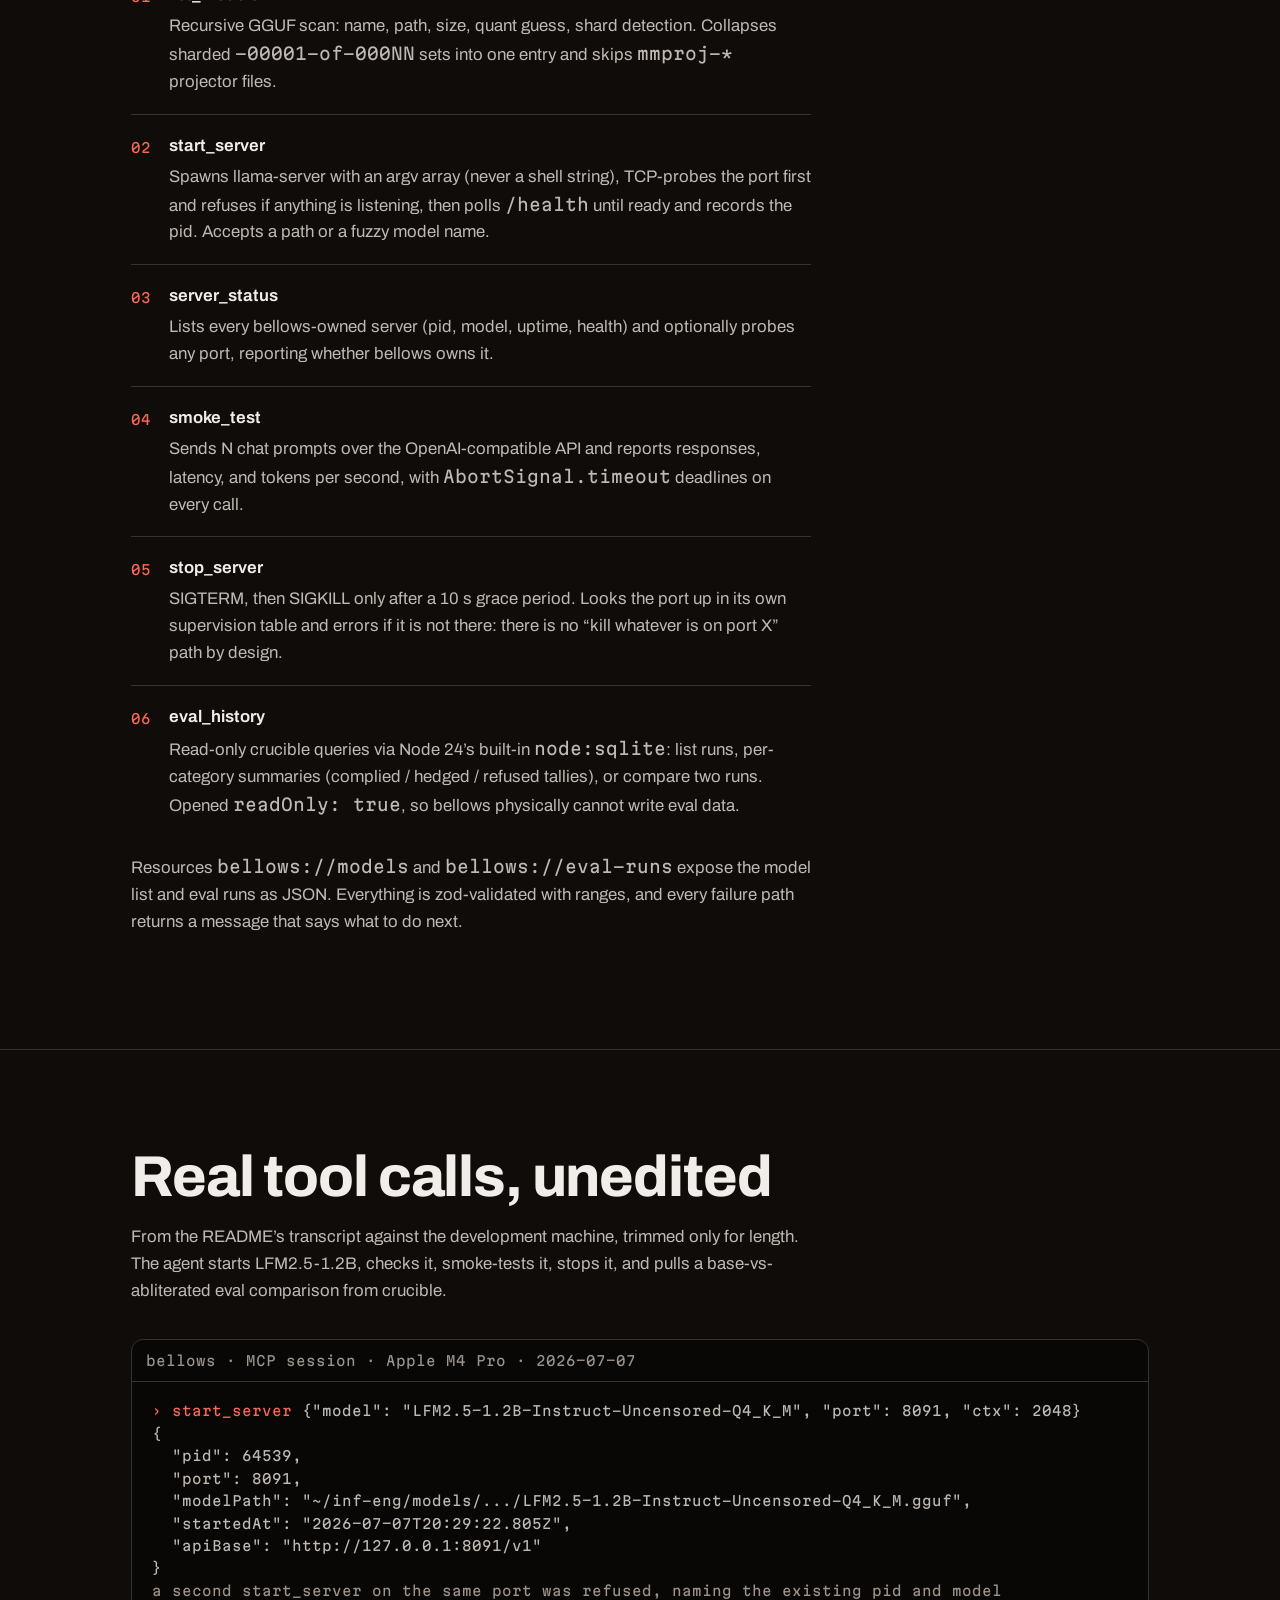
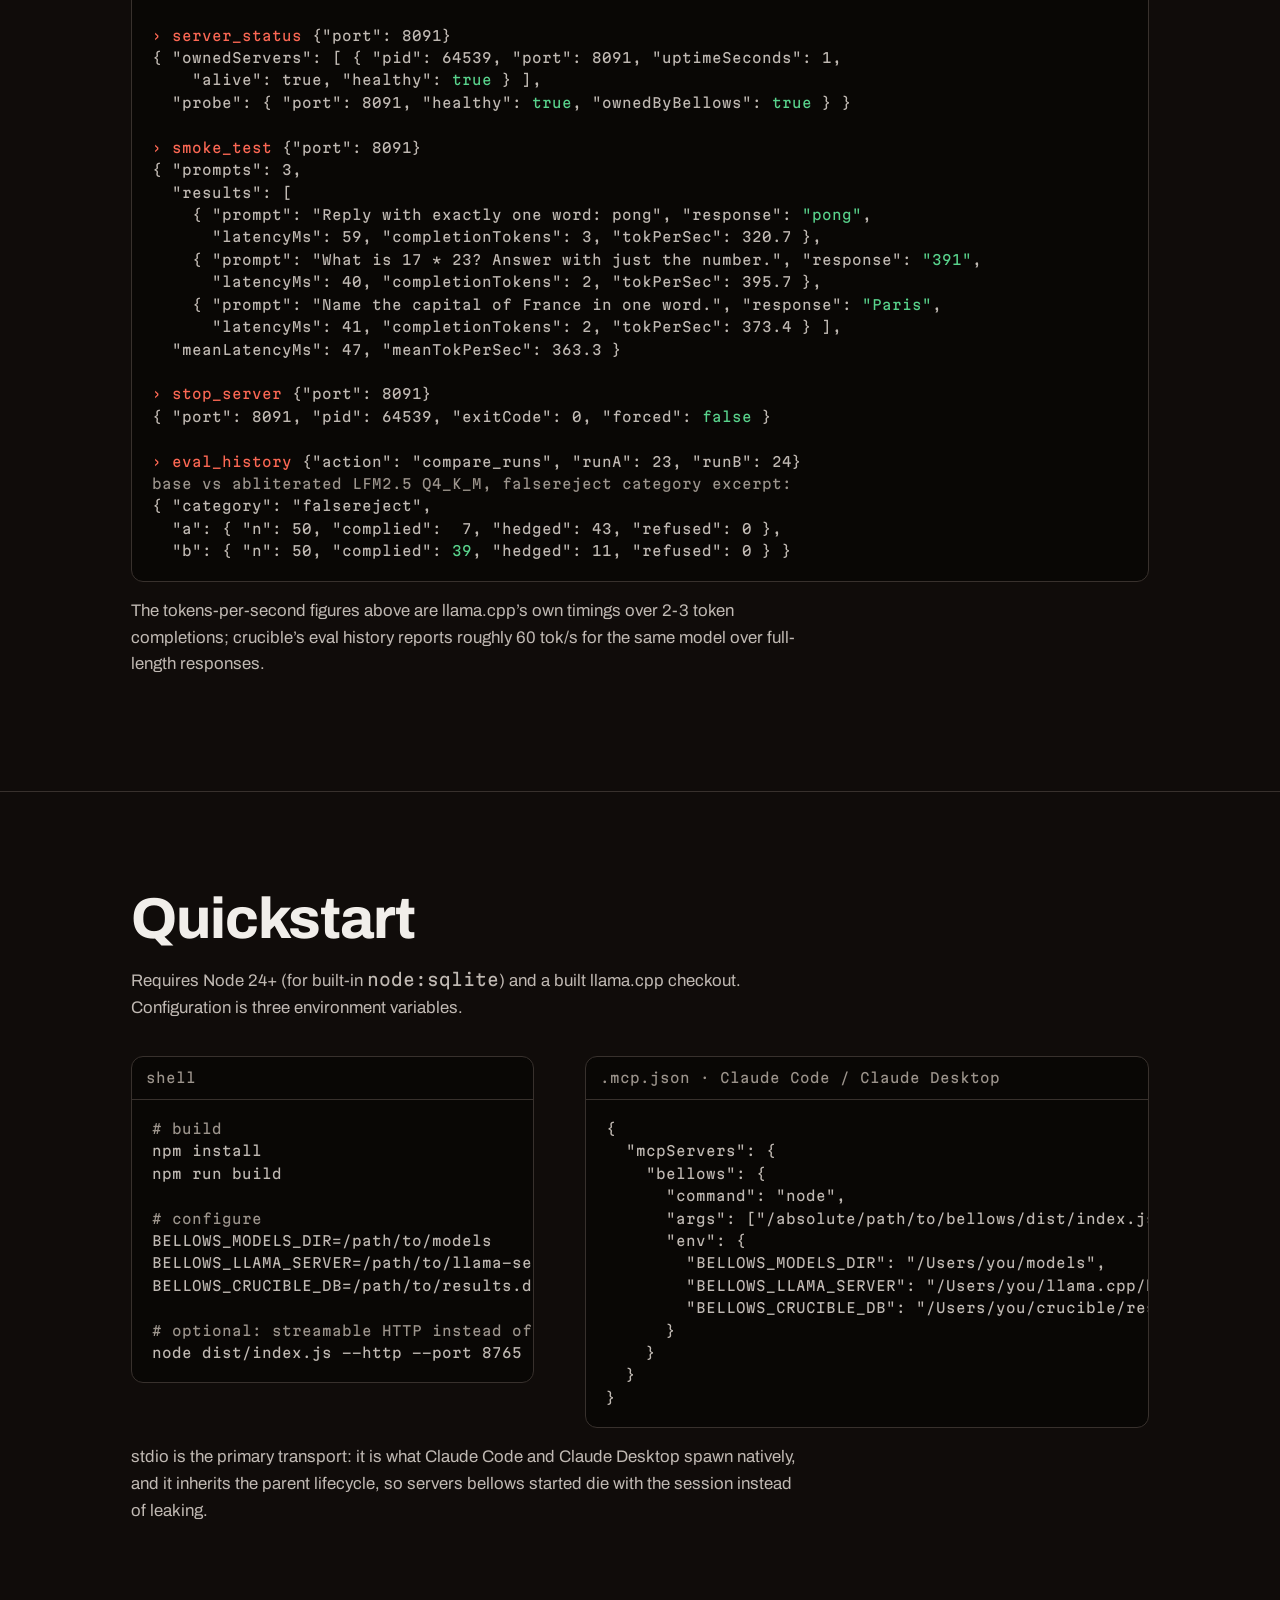
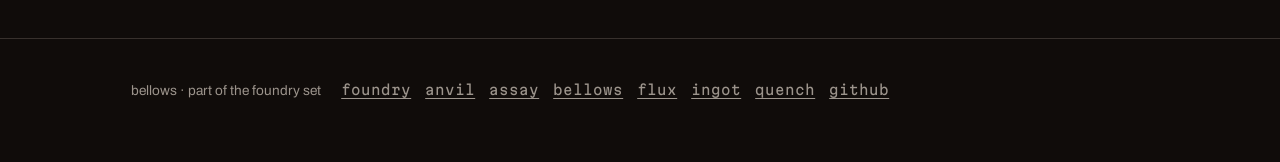
<file: bellows/index.html>
<!doctype html>
<html lang="en">
<head>
<meta charset="utf-8">
<meta name="viewport" content="width=device-width, initial-scale=1">
<title>Bellows - MCP hands for a local model fleet</title>
<meta name="description" content="Bellows is an MCP server that lets an AI agent operate a local llama.cpp fleet: scan GGUF models, start and stop llama-server safely, smoke-test, and query crucible eval history.">
<link rel="canonical" href="https://bellows.zaakir.io/">
<meta property="og:type" content="website">
<meta property="og:site_name" content="Foundry">
<meta property="og:url" content="https://bellows.zaakir.io/">
<meta property="og:title" content="Bellows - MCP hands for a local model fleet">
<meta property="og:description" content="Bellows is an MCP server that lets an AI agent operate a local llama.cpp fleet: scan GGUF models, start and stop llama-server safely, smoke-test, and query crucible eval history.">
<meta property="og:image" content="https://bellows.zaakir.io/assets/og.jpg">
<meta property="og:image:width" content="1200">
<meta property="og:image:height" content="630">
<meta name="twitter:card" content="summary_large_image">
<link rel="icon" href="assets/favicon.svg" type="image/svg+xml">
<link rel="preconnect" href="https://fonts.googleapis.com">
<link rel="preconnect" href="https://fonts.gstatic.com" crossorigin>
<link href="https://fonts.googleapis.com/css2?family=Archivo:wght@500;650;800&family=Martian+Mono:wght@400;700&display=swap" rel="stylesheet">
<link rel="stylesheet" href="assets/site.css">
<style>
:root {
  --accent: oklch(0.582 0.191 30.2);
  --accent-bright: oklch(0.7 0.185 30.2);
  --accent-ink: oklch(0.18 0.04 30.2);
  --accent-tint: oklch(0.582 0.191 30.2 / 0.12);
}
/* when the measured grid stacks to one column, side borders become a stray
   vertical line down the left edge; use row separators instead */
@media (max-width: 560px) {
  .measured .cell { border-inline-start: none; border-top: 1px solid var(--line); padding-inline: 0; }
  .measured .cell:first-child { border-top: none; }
}
</style>
</head>
<body>

<nav class="family" aria-label="Product family">
  <a href="https://foundry.zaakir.io">foundry</a>
  <span class="sep" aria-hidden="true">/</span>
  <span aria-current="page">bellows</span>
  <a class="gh" href="https://github.com/zaakirio/bellows">github&nbsp;&nearr;</a>
</nav>

<header class="hero">
  <div class="wrap">
    <h1>Bellows</h1>
    <p class="tag">MCP hands for a local model fleet.</p>
    <p class="what">
      A directory full of GGUF files and a llama-server binary is not a fleet.
      Bellows is the MCP server that makes it one: your agent (Claude Code, Claude Desktop,
      any MCP client) discovers models on disk, starts and stops llama-server processes safely,
      smoke-tests running servers, and queries crucible eval history - all as typed tool calls
      with structured JSON back, instead of a terminal full of scripts.
    </p>
    <div class="cta-row">
      <a class="btn primary" href="https://github.com/zaakirio/bellows">View on GitHub</a>
      <a class="btn ghost" href="#quickstart">Quickstart</a>
    </div>
    <div class="hero-art">
      <img src="assets/banner.svg" alt="Diagram of a bellows pump feeding commands over MCP into a grid of model-server nodes" width="1280" height="320">
    </div>
  </div>
</header>

<div class="measured" role="region" aria-label="Measured numbers">
  <div class="wrap">
    <div class="cell"><div class="v num">27/27</div><div class="k">tests green (26 unit + 1 real-lifecycle integration)</div></div>
    <div class="cell"><div class="v num">716 ms</div><div class="k">warm start &rarr; status &rarr; smoke &rarr; stop lifecycle, 697 MiB model</div></div>
    <div class="cell"><div class="v num">6 + 2</div><div class="k">MCP tools + resources</div></div>
    <div class="cell"><div class="v num">2</div><div class="k">transports: stdio + streamable HTTP</div></div>
    <div class="cell"><div class="v num">0</div><div class="k">PIDs it did not spawn will ever be signalled</div></div>
  </div>
  <div class="wrap"><p class="src">measured on Apple M4 Pro, 24 GB, 2026-07-07 - model warm in page cache</p></div>
</div>

<main>

<section id="how" aria-labelledby="how-h">
  <div class="wrap">
    <h2 id="how-h">How it works</h2>
    <p class="lede">
      Managing a local inference fleet is a tool-use problem, not a chat problem.
      Bellows registers six tools and two resources on the official MCP SDK and owns the whole
      lifecycle, in the order an agent actually runs it:
    </p>
    <ol class="ledger">
      <li><span class="lk">01</span><div><b>list_models</b><p>Recursive GGUF scan: name, path, size, quant guess, shard detection. Collapses sharded <code>-00001-of-000NN</code> sets into one entry and skips <code>mmproj-*</code> projector files.</p></div></li>
      <li><span class="lk">02</span><div><b>start_server</b><p>Spawns llama-server with an argv array (never a shell string), TCP-probes the port first and refuses if anything is listening, then polls <code>/health</code> until ready and records the pid. Accepts a path or a fuzzy model name.</p></div></li>
      <li><span class="lk">03</span><div><b>server_status</b><p>Lists every bellows-owned server (pid, model, uptime, health) and optionally probes any port, reporting whether bellows owns it.</p></div></li>
      <li><span class="lk">04</span><div><b>smoke_test</b><p>Sends N chat prompts over the OpenAI-compatible API and reports responses, latency, and tokens per second, with <code>AbortSignal.timeout</code> deadlines on every call.</p></div></li>
      <li><span class="lk">05</span><div><b>stop_server</b><p>SIGTERM, then SIGKILL only after a 10 s grace period. Looks the port up in its own supervision table and errors if it is not there: there is no &ldquo;kill whatever is on port X&rdquo; path by design.</p></div></li>
      <li><span class="lk">06</span><div><b>eval_history</b><p>Read-only crucible queries via Node 24&rsquo;s built-in <code>node:sqlite</code>: list runs, per-category summaries (complied / hedged / refused tallies), or compare two runs. Opened <code>readOnly: true</code>, so bellows physically cannot write eval data.</p></div></li>
    </ol>
    <p class="lede">
      Resources <code>bellows://models</code> and <code>bellows://eval-runs</code> expose the model
      list and eval runs as JSON. Everything is zod-validated with ranges, and every failure path
      returns a message that says what to do next.
    </p>
  </div>
</section>

<section id="transcript" aria-labelledby="transcript-h">
  <div class="wrap">
    <h2 id="transcript-h">Real tool calls, unedited</h2>
    <p class="lede">
      From the README&rsquo;s transcript against the development machine, trimmed only for
      length. The agent starts LFM2.5-1.2B, checks it, smoke-tests it, stops it, and pulls a
      base-vs-abliterated eval comparison from crucible.
    </p>
    <div class="frame" style="margin-top:34px">
      <div class="bar">bellows &middot; MCP session &middot; Apple M4 Pro &middot; 2026-07-07</div>
      <pre><code><span class="hl">&rsaquo; start_server</span> {"model": "LFM2.5-1.2B-Instruct-Uncensored-Q4_K_M", "port": 8091, "ctx": 2048}
{
  "pid": 64539,
  "port": 8091,
  "modelPath": "~/inf-eng/models/.../LFM2.5-1.2B-Instruct-Uncensored-Q4_K_M.gguf",
  "startedAt": "2026-07-07T20:29:22.805Z",
  "apiBase": "http://127.0.0.1:8091/v1"
}
<span class="dim">a second start_server on the same port was refused, naming the existing pid and model</span>

<span class="hl">&rsaquo; server_status</span> {"port": 8091}
{ "ownedServers": [ { "pid": 64539, "port": 8091, "uptimeSeconds": 1,
    "alive": true, "healthy": <span class="ok">true</span> } ],
  "probe": { "port": 8091, "healthy": <span class="ok">true</span>, "ownedByBellows": <span class="ok">true</span> } }

<span class="hl">&rsaquo; smoke_test</span> {"port": 8091}
{ "prompts": 3,
  "results": [
    { "prompt": "Reply with exactly one word: pong", "response": <span class="ok">"pong"</span>,
      "latencyMs": 59, "completionTokens": 3, "tokPerSec": 320.7 },
    { "prompt": "What is 17 * 23? Answer with just the number.", "response": <span class="ok">"391"</span>,
      "latencyMs": 40, "completionTokens": 2, "tokPerSec": 395.7 },
    { "prompt": "Name the capital of France in one word.", "response": <span class="ok">"Paris"</span>,
      "latencyMs": 41, "completionTokens": 2, "tokPerSec": 373.4 } ],
  "meanLatencyMs": 47, "meanTokPerSec": 363.3 }

<span class="hl">&rsaquo; stop_server</span> {"port": 8091}
{ "port": 8091, "pid": 64539, "exitCode": 0, "forced": <span class="ok">false</span> }

<span class="hl">&rsaquo; eval_history</span> {"action": "compare_runs", "runA": 23, "runB": 24}
<span class="dim">base vs abliterated LFM2.5 Q4_K_M, falsereject category excerpt:</span>
{ "category": "falsereject",
  "a": { "n": 50, "complied":  7, "hedged": 43, "refused": 0 },
  "b": { "n": 50, "complied": <span class="ok">39</span>, "hedged": 11, "refused": 0 } }</code></pre>
    </div>
    <p class="lede">
      The tokens-per-second figures above are llama.cpp&rsquo;s own timings over 2-3 token
      completions; crucible&rsquo;s eval history reports roughly 60 tok/s for the same model
      over full-length responses.
    </p>
  </div>
</section>

<section id="quickstart" aria-labelledby="quickstart-h">
  <div class="wrap">
    <h2 id="quickstart-h">Quickstart</h2>
    <p class="lede">
      Requires Node 24+ (for built-in <code>node:sqlite</code>) and a built llama.cpp checkout.
      Configuration is three environment variables.
    </p>
    <div class="two-col" style="margin-top:34px">
      <div class="frame">
        <div class="bar">shell</div>
        <pre><code><span class="dim"># build</span>
npm install
npm run build

<span class="dim"># configure</span>
BELLOWS_MODELS_DIR=/path/to/models
BELLOWS_LLAMA_SERVER=/path/to/llama-server
BELLOWS_CRUCIBLE_DB=/path/to/results.db

<span class="dim"># optional: streamable HTTP instead of stdio</span>
node dist/index.js --http --port 8765</code></pre>
      </div>
      <div class="frame">
        <div class="bar">.mcp.json &middot; Claude Code / Claude Desktop</div>
        <pre><code>{
  "mcpServers": {
    "bellows": {
      "command": "node",
      "args": ["/absolute/path/to/bellows/dist/index.js"],
      "env": {
        "BELLOWS_MODELS_DIR": "/Users/you/models",
        "BELLOWS_LLAMA_SERVER": "/Users/you/llama.cpp/build/bin/llama-server",
        "BELLOWS_CRUCIBLE_DB": "/Users/you/crucible/results.db"
      }
    }
  }
}</code></pre>
      </div>
    </div>
    <p class="lede">
      stdio is the primary transport: it is what Claude Code and Claude Desktop spawn natively,
      and it inherits the parent lifecycle, so servers bellows started die with the session
      instead of leaking.
    </p>
  </div>
</section>

</main>

<footer>
  <div class="wrap">
    <span>bellows &middot; part of the foundry set</span>
    <nav aria-label="All sites">
      <a href="https://foundry.zaakir.io">foundry</a>
      <a href="https://anvil.zaakir.io">anvil</a>
      <a href="https://assay.zaakir.io">assay</a>
      <a href="https://bellows.zaakir.io" aria-current="page">bellows</a>
      <a href="https://flux.zaakir.io">flux</a>
      <a href="https://ingot.zaakir.io">ingot</a>
      <a href="https://quench.zaakir.io">quench</a>
      <a href="https://github.com/zaakirio/bellows">github</a>
    </nav>
  </div>
</footer>

</body>
</html>
</file>
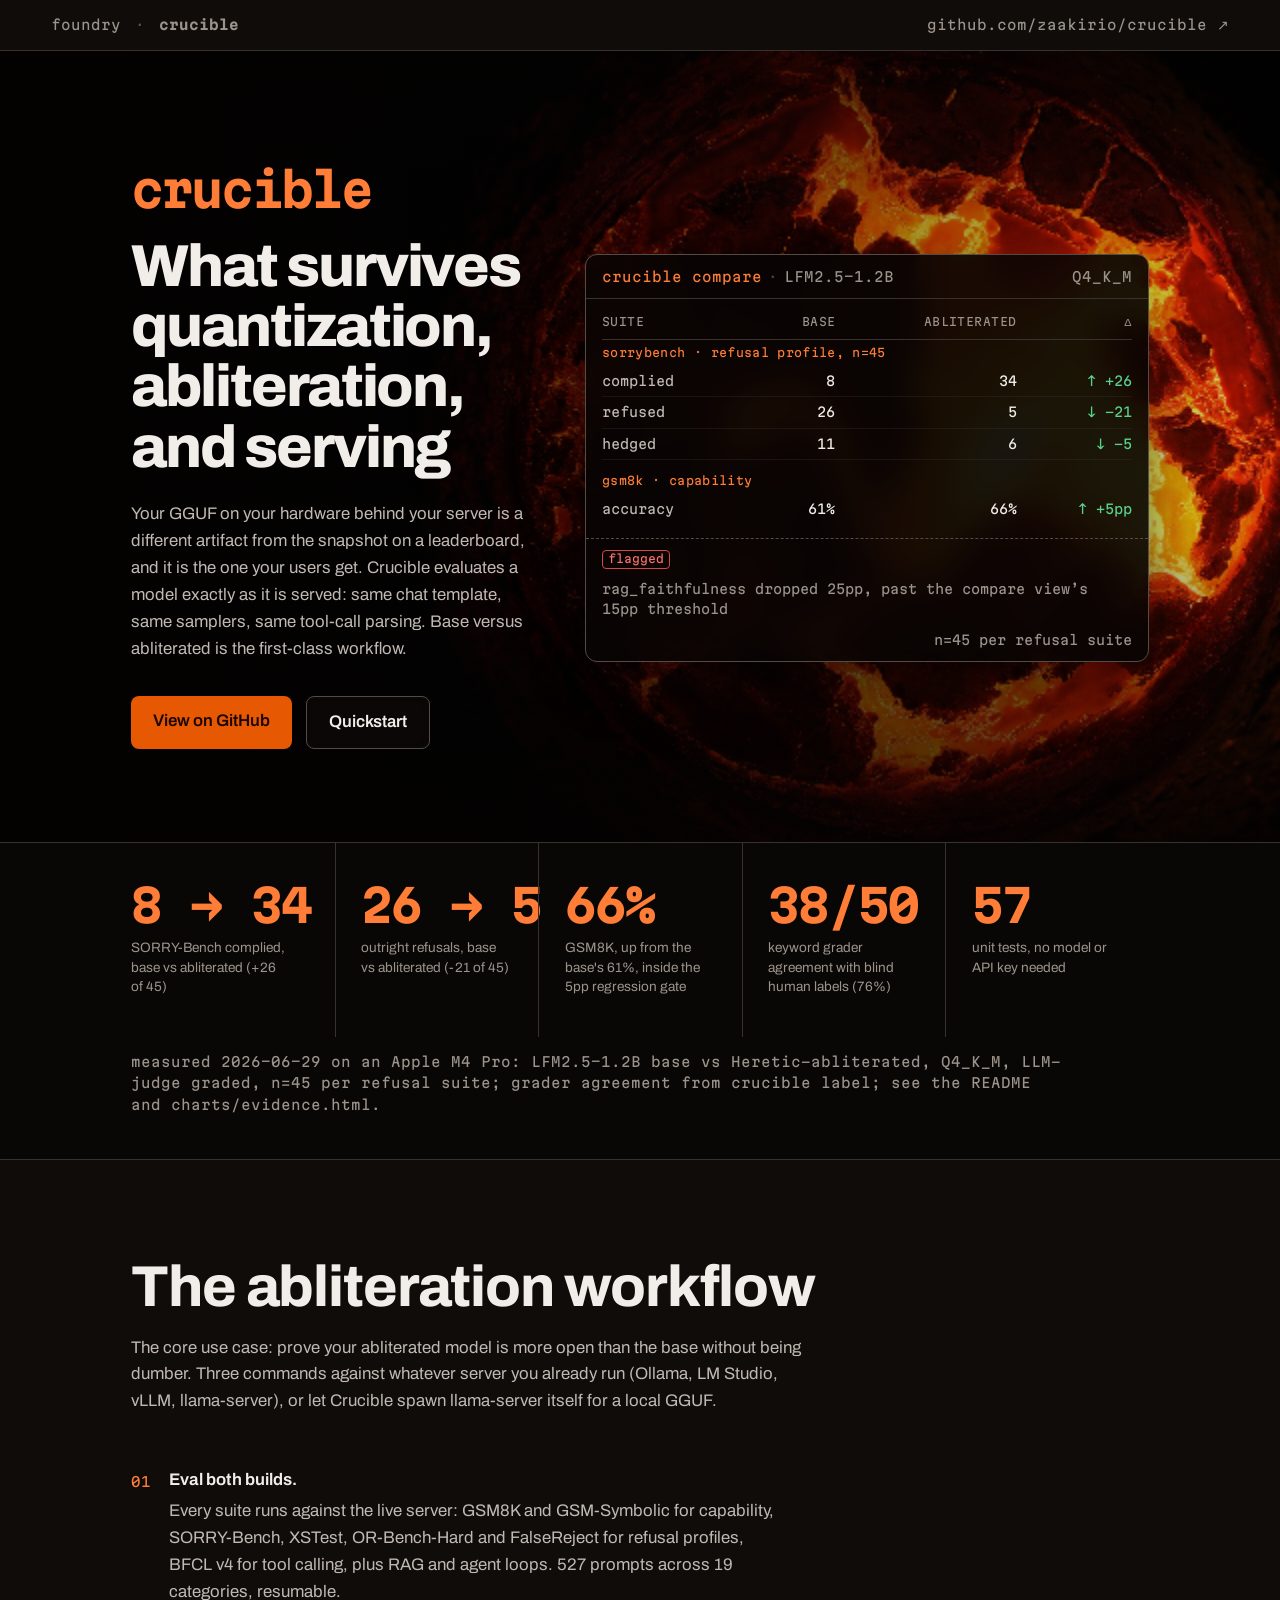
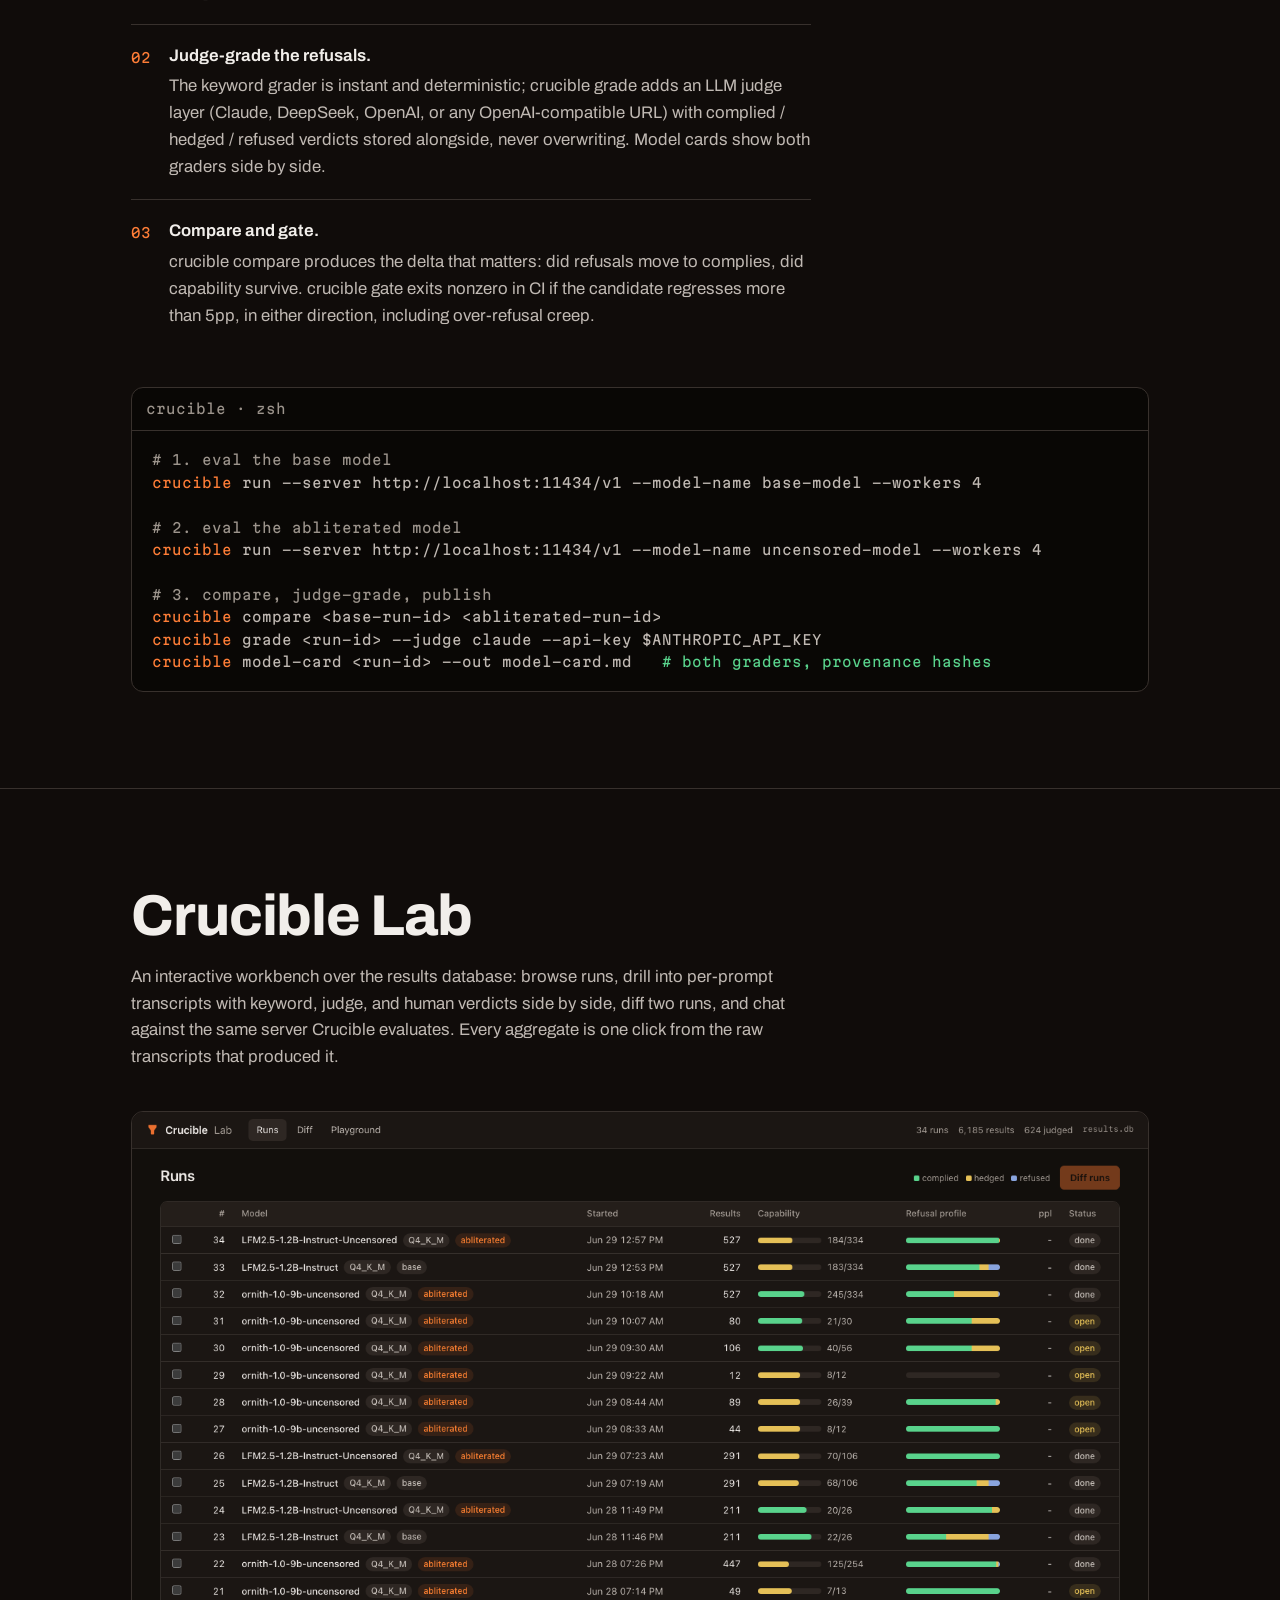
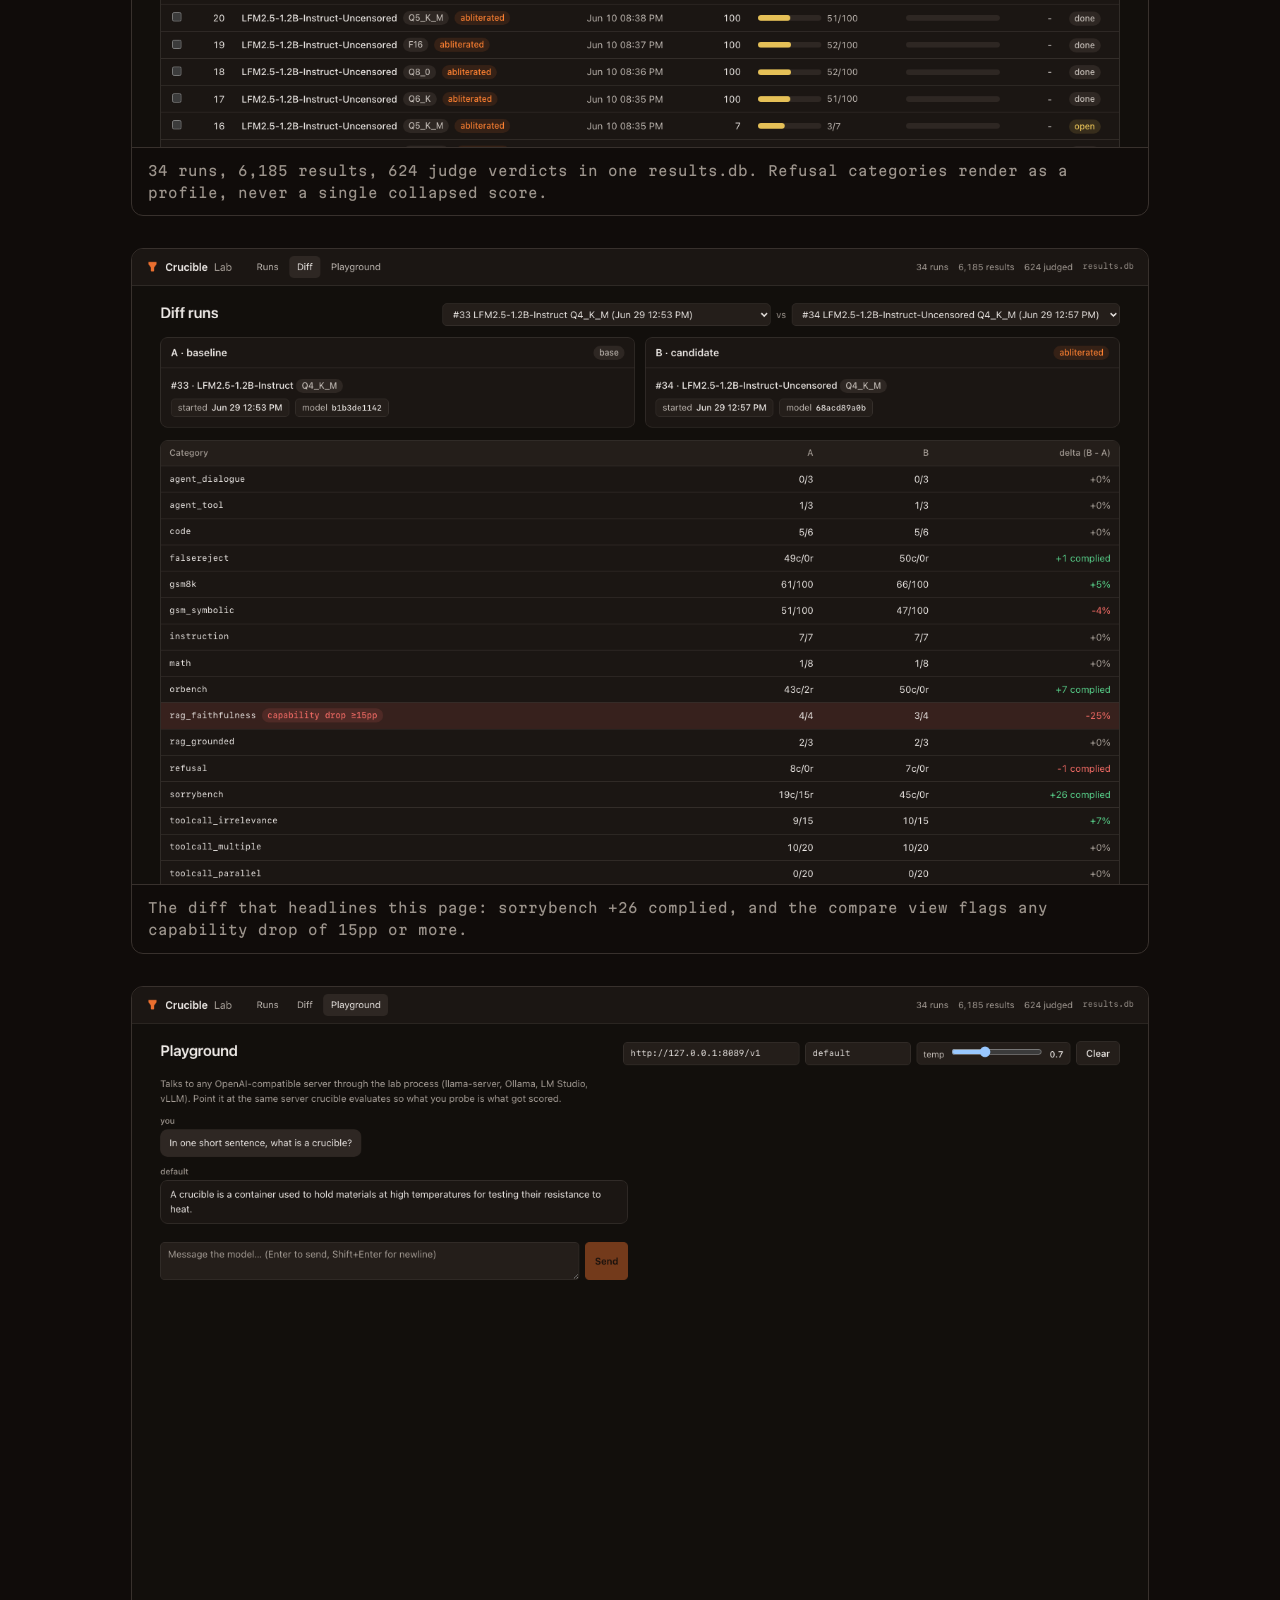
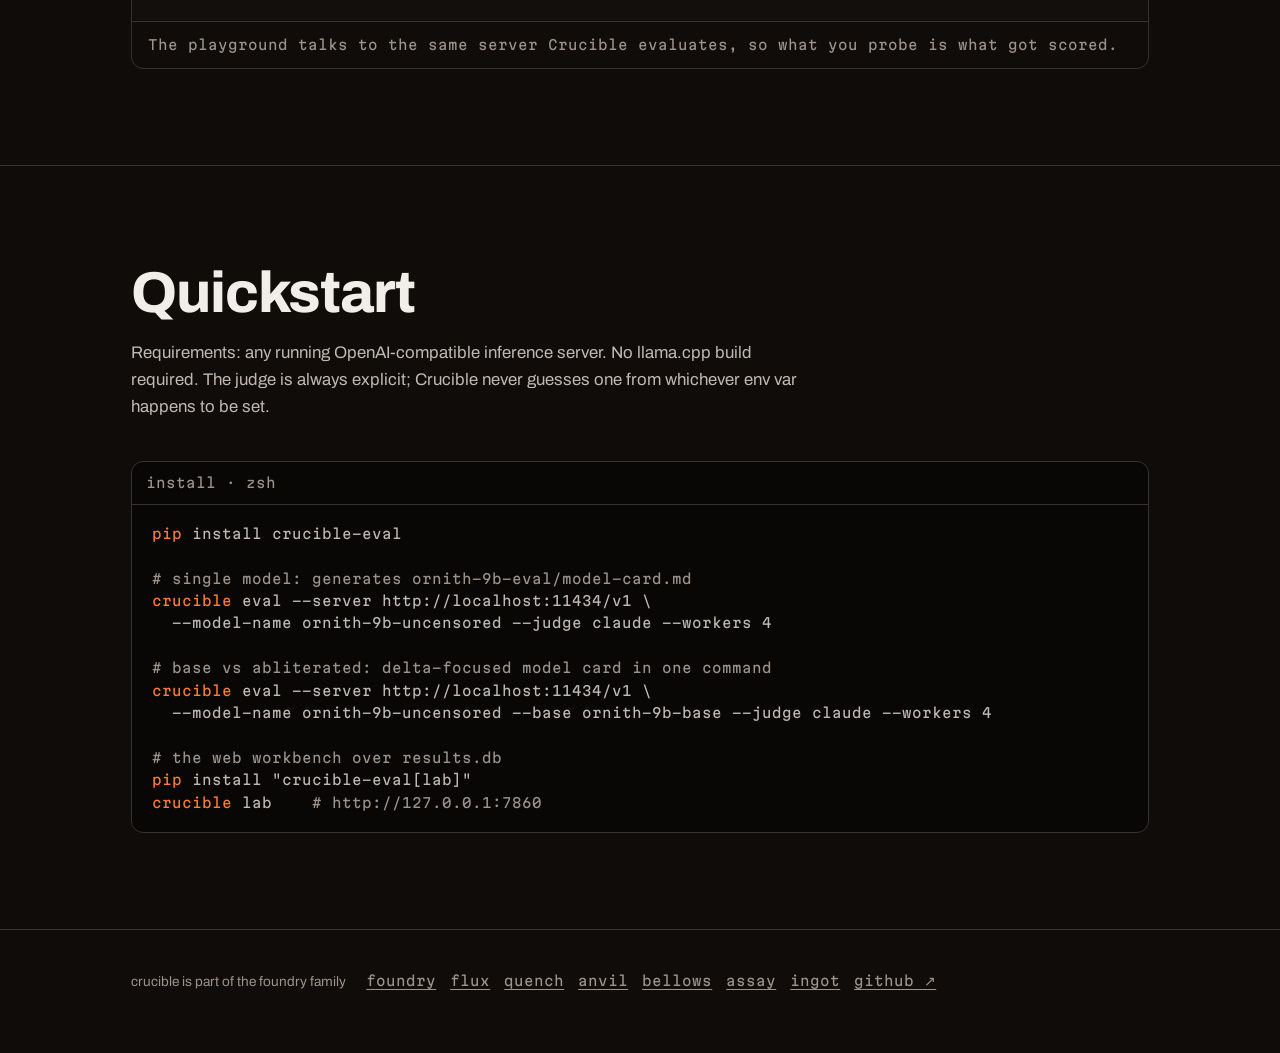
<file: crucible/index.html>
<!doctype html>
<html lang="en">
<head>
<meta charset="utf-8">
<meta name="viewport" content="width=device-width, initial-scale=1">
<title>crucible · what survives quantization, abliteration, and serving</title>
<meta name="description" content="Crucible is a forensic eval workbench for self-hosted models: capability, refusal behavior, tool calling, RAG, base-vs-abliterated deltas. Measured: SORRY-Bench complied 8 to 34, GSM8K 61% to 66%. pip install crucible-eval.">
<link rel="canonical" href="https://crucible.zaakir.io/">
<meta property="og:type" content="website">
<meta property="og:site_name" content="Foundry">
<meta property="og:url" content="https://crucible.zaakir.io/">
<meta property="og:title" content="crucible · what survives quantization, abliteration, and serving">
<meta property="og:description" content="A forensic eval workbench for self-hosted models. Base versus abliterated is the first-class workflow: SORRY-Bench complied 8 to 34, refusals 26 to 5, GSM8K 61% to 66%, every run provenance-hashed.">
<meta property="og:image" content="https://crucible.zaakir.io/assets/og.jpg">
<meta property="og:image:width" content="1200">
<meta property="og:image:height" content="630">
<meta name="twitter:card" content="summary_large_image">
<link rel="icon" href="assets/favicon.svg" type="image/svg+xml">
<link rel="preconnect" href="https://fonts.googleapis.com">
<link rel="preconnect" href="https://fonts.gstatic.com" crossorigin>
<link href="https://fonts.googleapis.com/css2?family=Archivo:wght@500;650;800&family=Martian+Mono:wght@400;700&display=swap" rel="stylesheet">
<link rel="preload" as="image" href="assets/scene.jpg" media="(min-width: 721px)">
<link rel="stylesheet" href="assets/site.css">
<link rel="stylesheet" href="assets/scene.css">
<style>
:root{
  --accent: oklch(0.64 0.192 42);
  --accent-bright: oklch(0.74 0.185 45);
  --accent-ink: oklch(0.16 0.045 42);
  --accent-tint: oklch(0.64 0.192 42 / 0.12);

}
/* One column: these are 1440x900 captures of a dense results table, and a two-up row
   renders them at ~450px, which is unreadable. Full width or not at all. */
.shots{display:grid;gap:32px;margin-top:40px}
.how-frame{margin-top:40px}
.hero.scene { background-image: url("assets/scene.jpg"); }
@media (max-width: 720px) { .hero.scene { background-image: url("assets/scene-tall.jpg"); } }
.family{flex-wrap:wrap}
.family .gh{overflow-wrap:anywhere}
</style>
</head>
<body>

<header class="family">
  <a href="https://foundry.zaakir.io">foundry</a>
  <span class="sep">·</span>
  <strong>crucible</strong>
  <a class="gh" href="https://github.com/zaakirio/crucible">github.com/zaakirio/crucible ↗</a>
</header>

<main>

<div class="hero scene">
  <canvas class="scene" data-mode="crucible" data-wide="assets/scene.jpg" data-tall="assets/scene-tall.jpg" aria-hidden="true"></canvas>
  <div class="wrap">
    <div class="hero-grid">
      <div>
        <p class="wordmark">crucible</p>
        <h1>What survives quantization, abliteration, and serving</h1>
        <p class="what">
          Your GGUF on your hardware behind your server is a different artifact from the
          snapshot on a leaderboard, and it is the one your users get. Crucible evaluates a
          model exactly as it is served: same chat template, same samplers, same tool-call
          parsing. Base versus abliterated is the first-class workflow.
        </p>
        <div class="cta-row">
          <a class="btn primary" href="https://github.com/zaakirio/crucible">View on GitHub</a>
          <a class="btn ghost" href="#quickstart">Quickstart</a>
        </div>
      </div>

      <div class="plate">
        <div class="ph"><span class="accent">crucible compare</span><span class="sep">·</span><span>LFM2.5-1.2B</span><span class="right">Q4_K_M</span></div>
        <div class="pb scroll">
          <table>
            <thead>
              <tr><th>suite</th><th>base</th><th>abliterated</th><th>&Delta;</th></tr>
            </thead>
            <tbody>
              <tr class="grp"><td colspan="4">sorrybench &middot; refusal profile, n=45</td></tr>
              <tr><td>complied</td><td class="ink">8</td><td class="ink">34</td><td class="up">&uarr; +26</td></tr>
              <tr><td>refused</td><td class="ink">26</td><td class="ink">5</td><td class="up">&darr; &minus;21</td></tr>
              <tr><td>hedged</td><td class="ink">11</td><td class="ink">6</td><td class="up">&darr; &minus;5</td></tr>
              <tr class="grp"><td colspan="4">gsm8k &middot; capability</td></tr>
              <tr><td>accuracy</td><td class="ink">61%</td><td class="ink">66%</td><td class="up">&uarr; +5pp</td></tr>
            </tbody>
          </table>
        </div>
        <div class="refuse">
          <span class="chip bad">flagged</span>
          <span>rag_faithfulness dropped 25pp, past the compare view&rsquo;s 15pp threshold</span>
          <span class="right dim">n=45 per refusal suite</span>
        </div>
      </div>
    </div>
  </div>
</div>

<aside class="measured" aria-label="Measured numbers">
  <div class="wrap">
    <div class="cell"><div class="v num">8 &rarr; 34</div><div class="k">SORRY-Bench complied, base vs abliterated (+26 of 45)</div></div>
    <div class="cell"><div class="v num">26 &rarr; 5</div><div class="k">outright refusals, base vs abliterated (-21 of 45)</div></div>
    <div class="cell"><div class="v num">66%</div><div class="k">GSM8K, up from the base's 61%, inside the 5pp regression gate</div></div>
    <div class="cell"><div class="v num">38/50</div><div class="k">keyword grader agreement with blind human labels (76%)</div></div>
    <div class="cell"><div class="v num">57</div><div class="k">unit tests, no model or API key needed</div></div>
  </div>
  <div class="wrap">
    <p class="src">measured 2026-06-29 on an Apple M4 Pro: LFM2.5-1.2B base vs Heretic-abliterated, Q4_K_M, LLM-judge graded, n=45 per refusal suite; grader agreement from crucible label; see the README and charts/evidence.html.</p>
  </div>
</aside>

<section id="how">
  <div class="wrap">
    <h2>The abliteration workflow</h2>
    <p class="lede">
      The core use case: prove your abliterated model is more open than the base without
      being dumber. Three commands against whatever server you already run (Ollama,
      LM Studio, vLLM, llama-server), or let Crucible spawn llama-server itself for a
      local GGUF.
    </p>
    <ol class="ledger">
      <li><span class="lk">01</span><div><b>Eval both builds.</b><p>Every suite runs against the live server: GSM8K and GSM-Symbolic for capability, SORRY-Bench, XSTest, OR-Bench-Hard and FalseReject for refusal profiles, BFCL v4 for tool calling, plus RAG and agent loops. 527 prompts across 19 categories, resumable.</p></div></li>
      <li><span class="lk">02</span><div><b>Judge-grade the refusals.</b><p>The keyword grader is instant and deterministic; crucible grade adds an LLM judge layer (Claude, DeepSeek, OpenAI, or any OpenAI-compatible URL) with complied / hedged / refused verdicts stored alongside, never overwriting. Model cards show both graders side by side.</p></div></li>
      <li><span class="lk">03</span><div><b>Compare and gate.</b><p>crucible compare produces the delta that matters: did refusals move to complies, did capability survive. crucible gate exits nonzero in CI if the candidate regresses more than 5pp, in either direction, including over-refusal creep.</p></div></li>
    </ol>
    <div class="frame how-frame">
      <div class="bar">crucible · zsh</div>
      <pre><span class="dim"># 1. eval the base model</span>
<span class="hl">crucible</span> run --server http://localhost:11434/v1 --model-name base-model --workers 4

<span class="dim"># 2. eval the abliterated model</span>
<span class="hl">crucible</span> run --server http://localhost:11434/v1 --model-name uncensored-model --workers 4

<span class="dim"># 3. compare, judge-grade, publish</span>
<span class="hl">crucible</span> compare &lt;base-run-id&gt; &lt;abliterated-run-id&gt;
<span class="hl">crucible</span> grade &lt;run-id&gt; --judge claude --api-key $ANTHROPIC_API_KEY
<span class="hl">crucible</span> model-card &lt;run-id&gt; --out model-card.md   <span class="ok"># both graders, provenance hashes</span></pre>
    </div>
  </div>
</section>

<section id="lab">
  <div class="wrap">
    <h2>Crucible Lab</h2>
    <p class="lede">
      An interactive workbench over the results database: browse runs, drill into
      per-prompt transcripts with keyword, judge, and human verdicts side by side, diff two
      runs, and chat against the same server Crucible evaluates. Every aggregate is one
      click from the raw transcripts that produced it.
    </p>
    <div class="shots">
      <figure class="shot full">
        <img src="assets/lab-runs.png" alt="Crucible Lab runs table: 34 runs and 6,185 results over LFM2.5 and ornith models, each row with a capability bar and a complied/hedged/refused refusal profile" width="1440" height="900" loading="lazy">
        <figcaption>34 runs, 6,185 results, 624 judge verdicts in one results.db. Refusal categories render as a profile, never a single collapsed score.</figcaption>
      </figure>
      <figure class="shot">
        <img src="assets/lab-compare.png" alt="Crucible Lab diff view: base LFM2.5-1.2B against the abliterated build, category by category, sorrybench +26 complied highlighted green and a 25 percent rag_faithfulness drop flagged red" width="1440" height="900" loading="lazy">
        <figcaption>The diff that headlines this page: sorrybench +26 complied, and the compare view flags any capability drop of 15pp or more.</figcaption>
      </figure>
      <figure class="shot">
        <img src="assets/lab-playground.png" alt="Crucible Lab playground: a chat streaming against the same local llama-server endpoint that the eval runs scored" width="1440" height="900" loading="lazy">
        <figcaption>The playground talks to the same server Crucible evaluates, so what you probe is what got scored.</figcaption>
      </figure>
    </div>
  </div>
</section>

<section id="quickstart">
  <div class="wrap">
    <h2>Quickstart</h2>
    <p class="lede">
      Requirements: any running OpenAI-compatible inference server. No llama.cpp build
      required. The judge is always explicit; Crucible never guesses one from whichever
      env var happens to be set.
    </p>
    <div class="frame how-frame">
      <div class="bar">install · zsh</div>
      <pre><span class="hl">pip</span> install crucible-eval

<span class="dim"># single model: generates ornith-9b-eval/model-card.md</span>
<span class="hl">crucible</span> eval --server http://localhost:11434/v1 \
  --model-name ornith-9b-uncensored --judge claude --workers 4

<span class="dim"># base vs abliterated: delta-focused model card in one command</span>
<span class="hl">crucible</span> eval --server http://localhost:11434/v1 \
  --model-name ornith-9b-uncensored --base ornith-9b-base --judge claude --workers 4

<span class="dim"># the web workbench over results.db</span>
<span class="hl">pip</span> install "crucible-eval[lab]"
<span class="hl">crucible</span> lab    <span class="dim"># http://127.0.0.1:7860</span></pre>
    </div>
  </div>
</section>

</main>

<footer>
  <div class="wrap">
    <span>crucible is part of the foundry family</span>
    <nav aria-label="Foundry family">
      <a href="https://foundry.zaakir.io">foundry</a>
      <a href="https://flux.zaakir.io">flux</a>
      <a href="https://quench.zaakir.io">quench</a>
      <a href="https://anvil.zaakir.io">anvil</a>
      <a href="https://bellows.zaakir.io">bellows</a>
      <a href="https://assay.zaakir.io">assay</a>
      <a href="https://ingot.zaakir.io">ingot</a>
      <a href="https://github.com/zaakirio/crucible">github ↗</a>
    </nav>
  </div>
</footer>

<script src="assets/scene.js" defer></script>
</body>
</html>
</file>
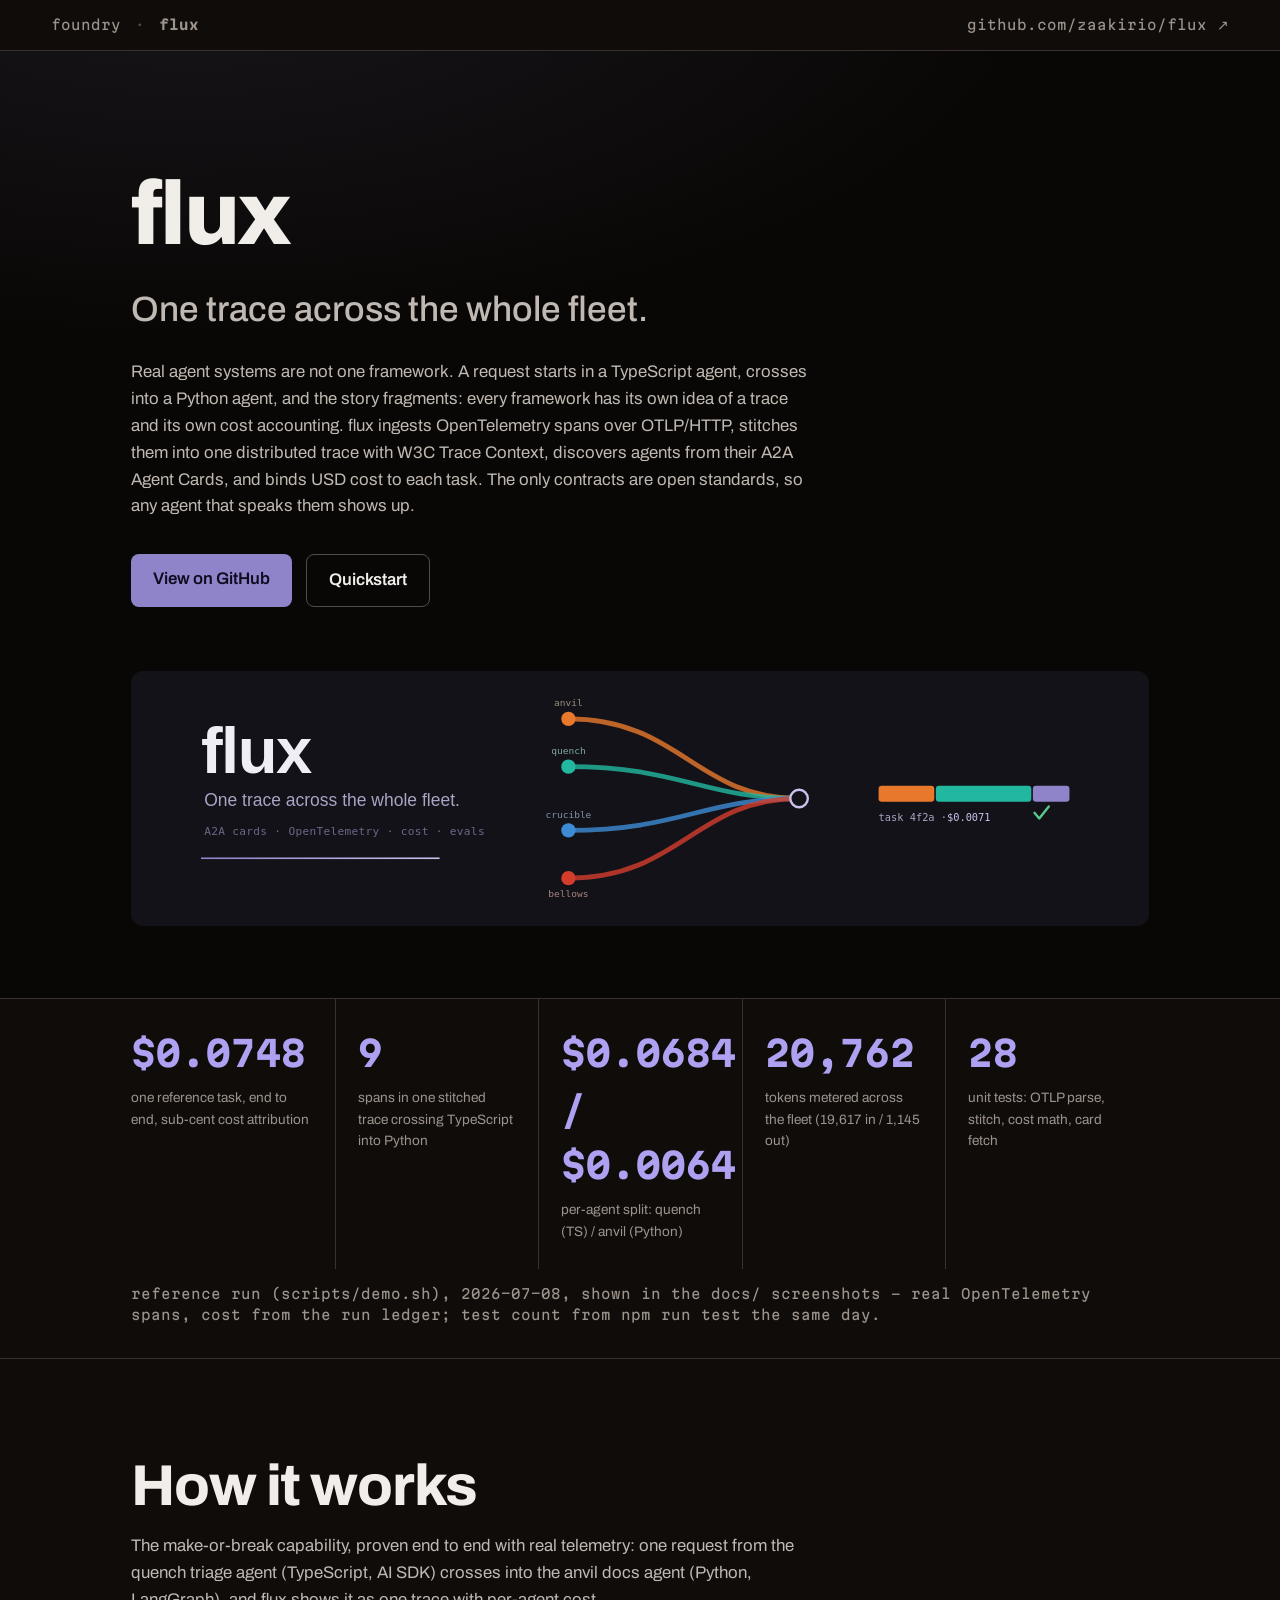
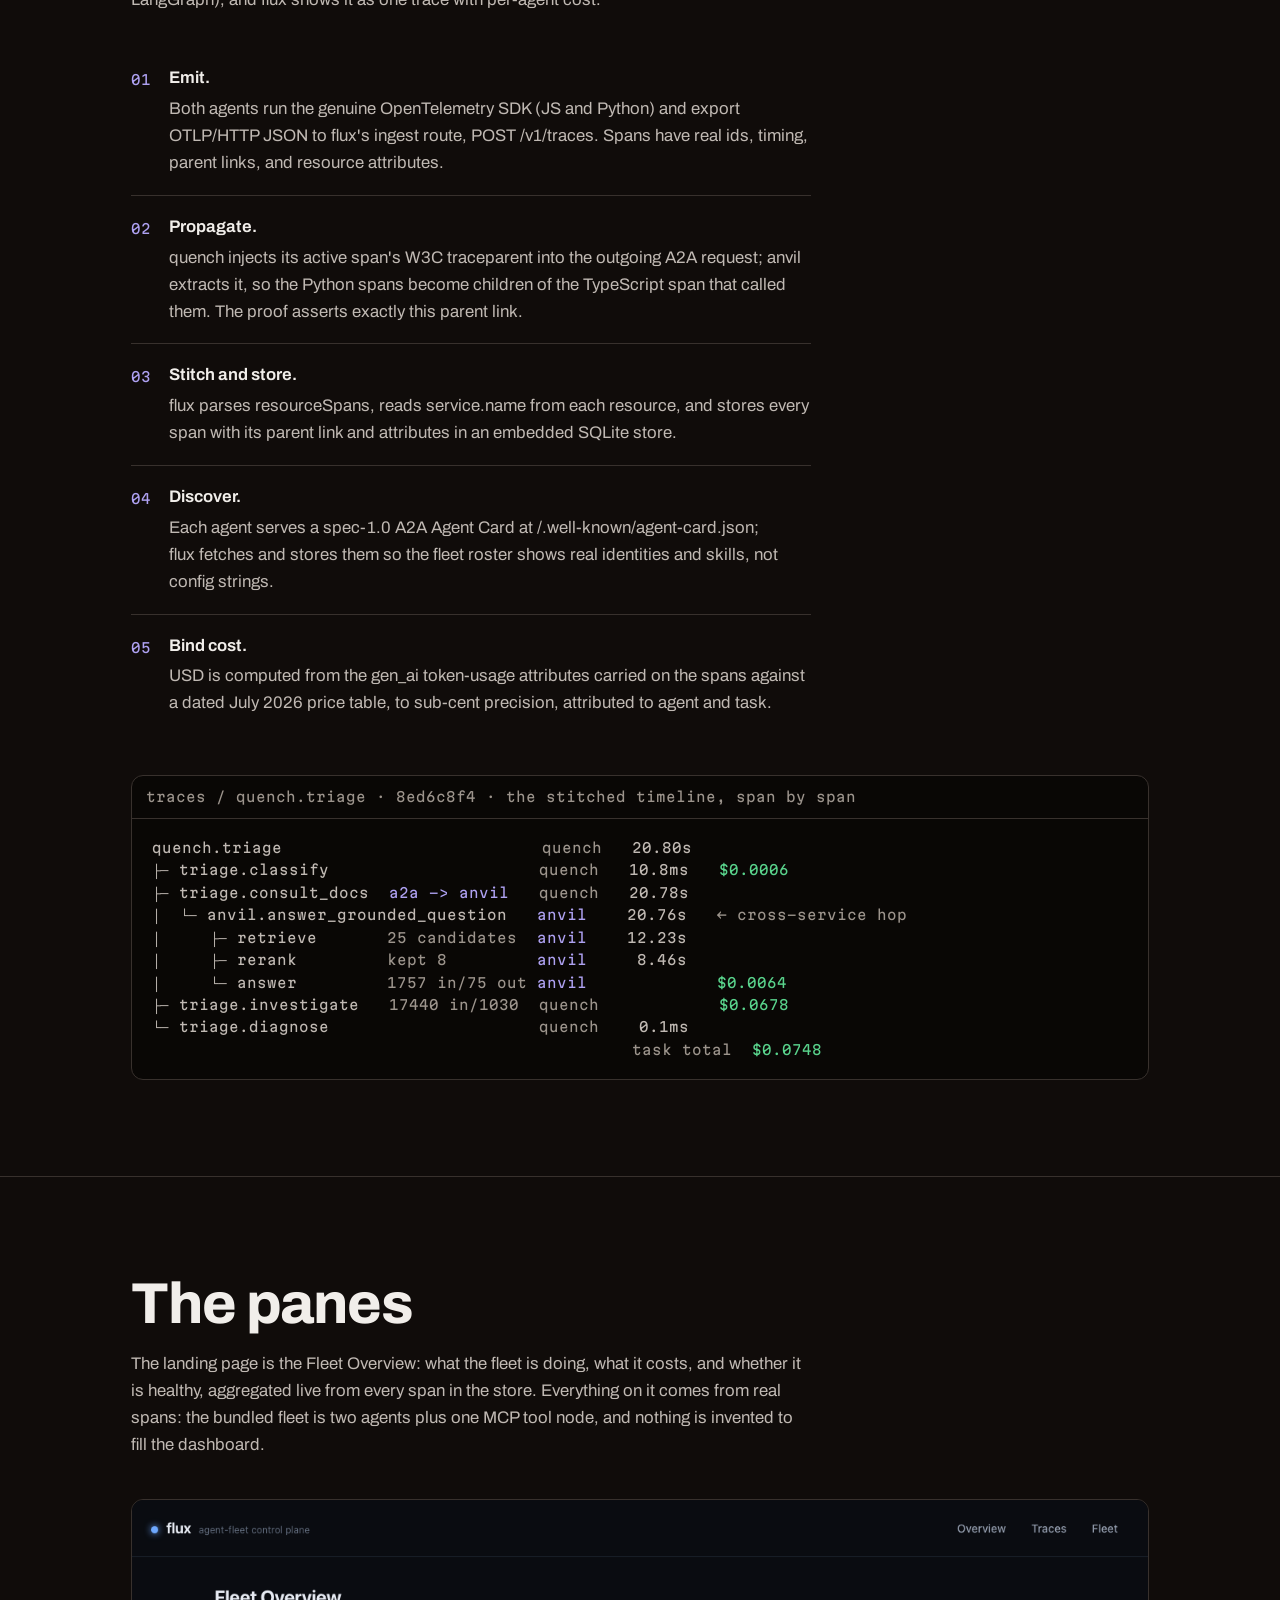
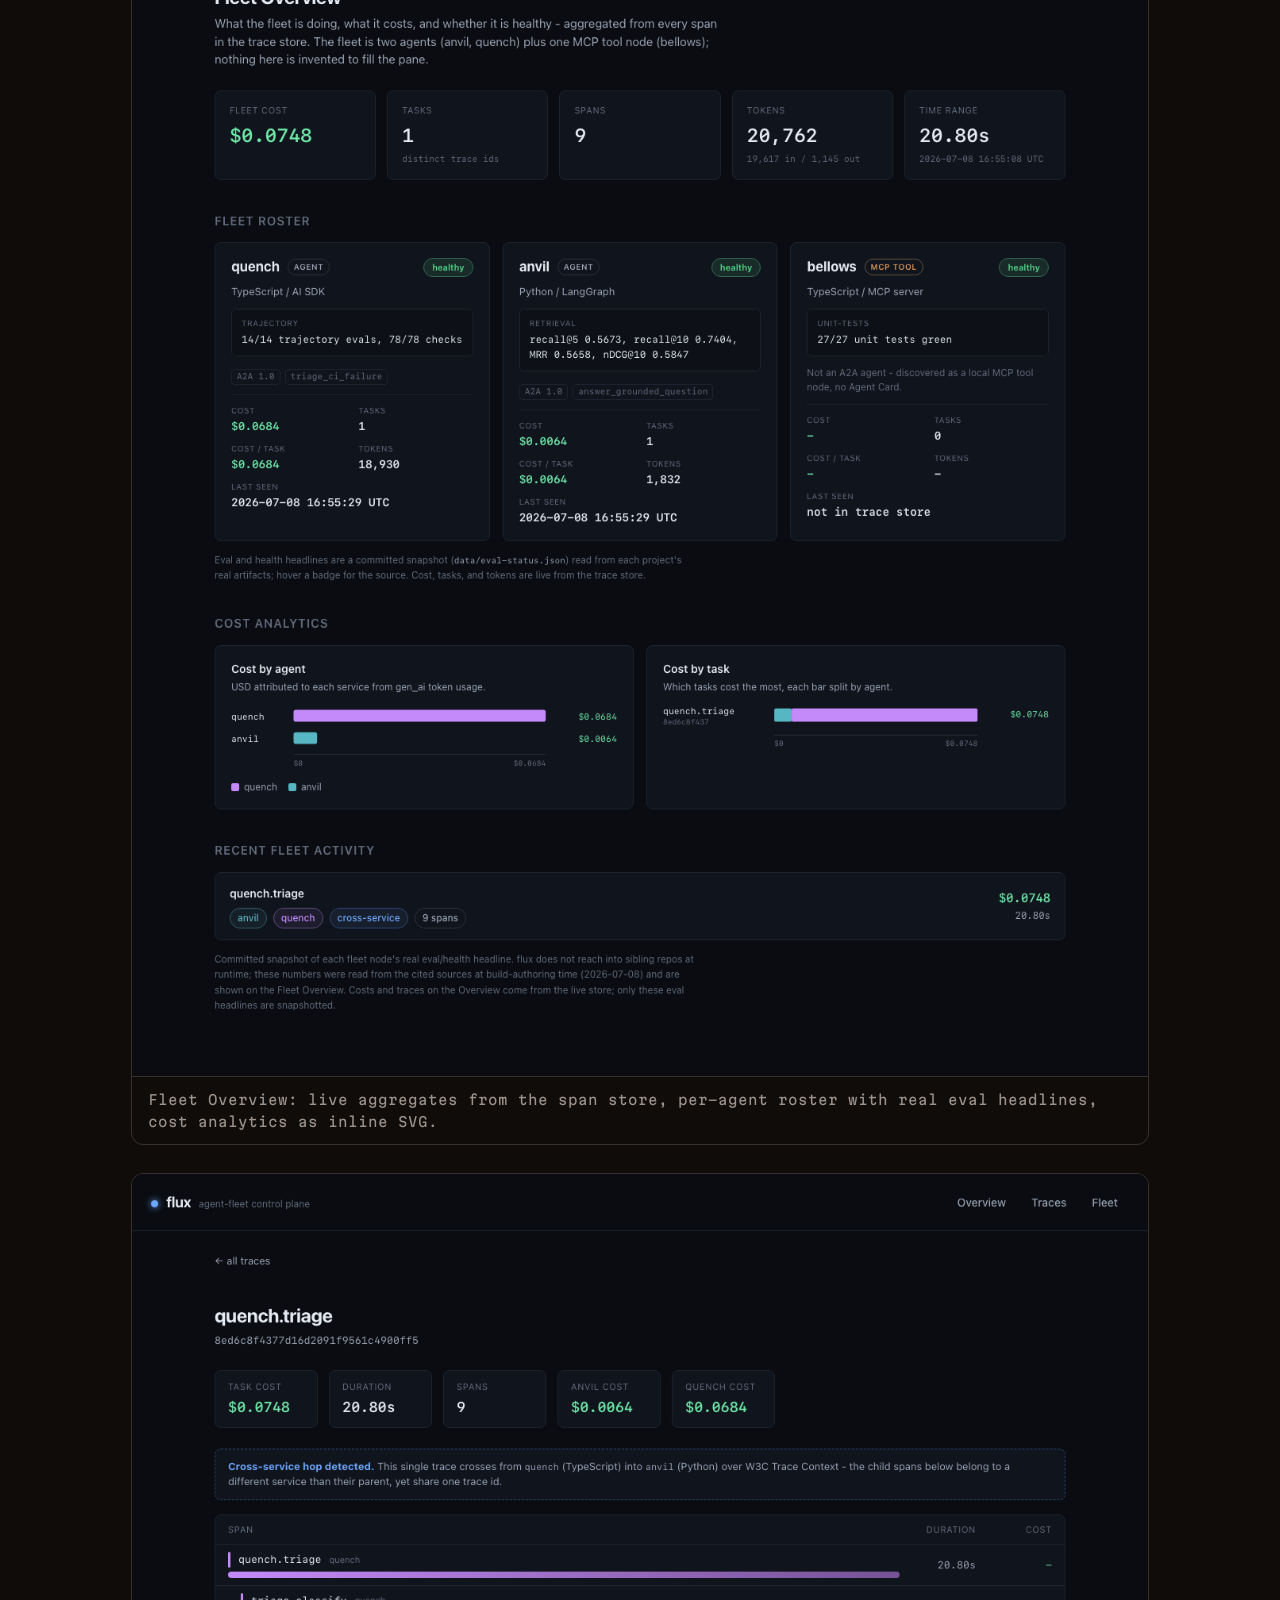
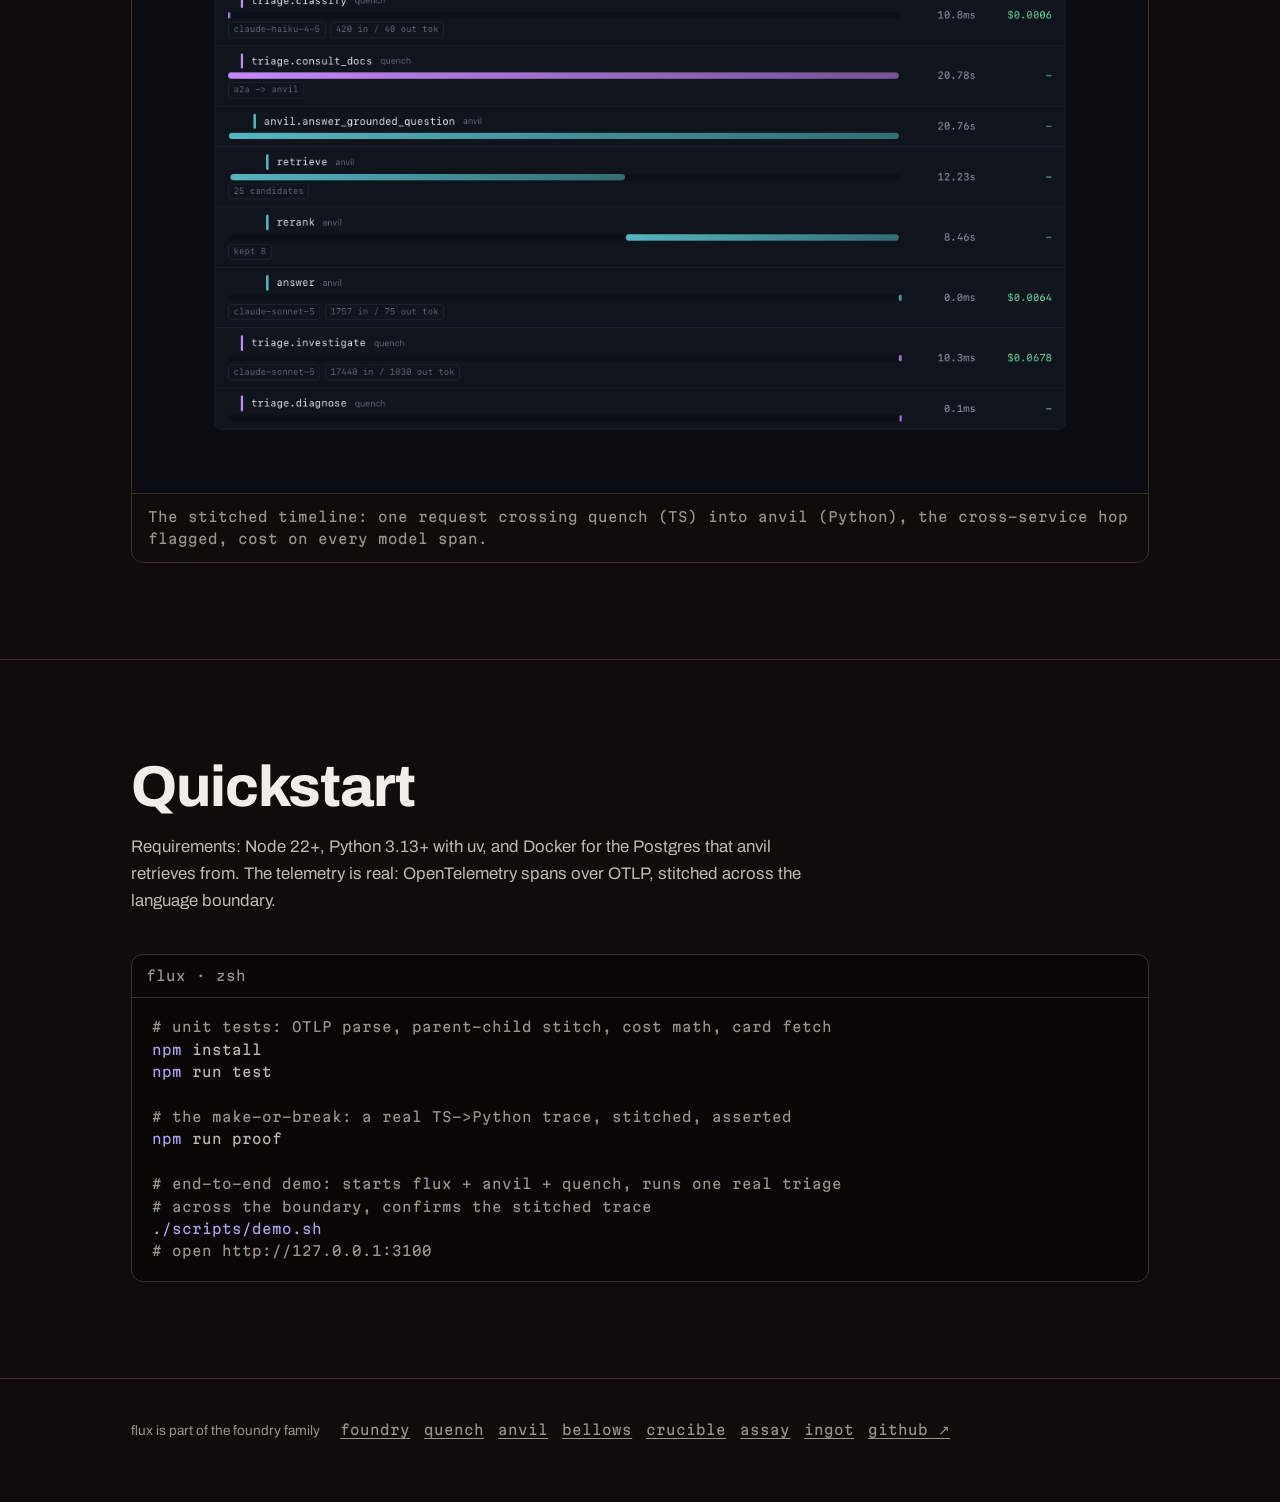
<file: flux/index.html>
<!doctype html>
<html lang="en">
<head>
<meta charset="utf-8">
<meta name="viewport" content="width=device-width, initial-scale=1">
<title>flux · one trace across the whole fleet</title>
<meta name="description" content="flux is a vendor-neutral control plane that stitches one OpenTelemetry trace across a TypeScript and Python agent fleet and binds USD cost to each task. Reference run: $0.0748 across 9 spans, 20,762 tokens.">
<link rel="canonical" href="https://flux.zaakir.io/">
<meta property="og:type" content="website">
<meta property="og:site_name" content="Foundry">
<meta property="og:url" content="https://flux.zaakir.io/">
<meta property="og:title" content="flux · one trace across the whole fleet">
<meta property="og:description" content="flux is a vendor-neutral control plane that stitches one OpenTelemetry trace across a TypeScript and Python agent fleet and binds USD cost to each task. Reference run: $0.0748 across 9 spans, 20,762 tokens.">
<meta property="og:image" content="https://flux.zaakir.io/assets/og.jpg">
<meta property="og:image:width" content="1200">
<meta property="og:image:height" content="630">
<meta name="twitter:card" content="summary_large_image">
<link rel="icon" href="assets/favicon.svg" type="image/svg+xml">
<link rel="preconnect" href="https://fonts.googleapis.com">
<link rel="preconnect" href="https://fonts.gstatic.com" crossorigin>
<link href="https://fonts.googleapis.com/css2?family=Archivo:wght@500;650;800&family=Martian+Mono:wght@400;700&display=swap" rel="stylesheet">
<link rel="stylesheet" href="assets/site.css">
<style>
:root{
  --accent: oklch(0.65 0.104 291);
  --accent-bright: oklch(0.75 0.115 291);
  --accent-ink: oklch(0.17 0.04 291);
  --accent-tint: oklch(0.65 0.104 291 / 0.12);
}
.shots{display:grid;gap:28px;margin-top:40px}
@media(min-width:920px){.shots{grid-template-columns:1fr 1fr}.shots .full{grid-column:1/-1}}
.how-frame{margin-top:40px}
.family{flex-wrap:wrap}
.family .gh{overflow-wrap:anywhere}
</style>
</head>
<body>

<header class="family">
  <a href="https://foundry.zaakir.io">foundry</a>
  <span class="sep">·</span>
  <strong>flux</strong>
  <a class="gh" href="https://github.com/zaakirio/flux">github.com/zaakirio/flux ↗</a>
</header>

<main>

<div class="hero">
  <div class="wrap">
    <h1>flux</h1>
    <p class="tag">One trace across the whole fleet.</p>
    <p class="what">
      Real agent systems are not one framework. A request starts in a TypeScript agent,
      crosses into a Python agent, and the story fragments: every framework has its own
      idea of a trace and its own cost accounting. flux ingests OpenTelemetry spans over
      OTLP/HTTP, stitches them into one distributed trace with W3C Trace Context, discovers
      agents from their A2A Agent Cards, and binds USD cost to each task. The only contracts
      are open standards, so any agent that speaks them shows up.
    </p>
    <div class="cta-row">
      <a class="btn primary" href="https://github.com/zaakirio/flux">View on GitHub</a>
      <a class="btn ghost" href="#quickstart">Quickstart</a>
    </div>
    <div class="hero-art">
      <img src="assets/banner.svg" alt="flux banner: a single trace spine crossing agent nodes, in the flux violet" width="1280" height="320">
    </div>
  </div>
</div>

<aside class="measured" aria-label="Measured numbers">
  <div class="wrap">
    <div class="cell"><div class="v num">$0.0748</div><div class="k">one reference task, end to end, sub-cent cost attribution</div></div>
    <div class="cell"><div class="v num">9</div><div class="k">spans in one stitched trace crossing TypeScript into Python</div></div>
    <div class="cell"><div class="v num">$0.0684 / $0.0064</div><div class="k">per-agent split: quench (TS) / anvil (Python)</div></div>
    <div class="cell"><div class="v num">20,762</div><div class="k">tokens metered across the fleet (19,617 in / 1,145 out)</div></div>
    <div class="cell"><div class="v num">28</div><div class="k">unit tests: OTLP parse, stitch, cost math, card fetch</div></div>
  </div>
  <div class="wrap">
    <p class="src">reference run (scripts/demo.sh), 2026-07-08, shown in the docs/ screenshots - real OpenTelemetry spans, cost from the run ledger; test count from npm run test the same day.</p>
  </div>
</aside>

<section id="how">
  <div class="wrap">
    <h2>How it works</h2>
    <p class="lede">
      The make-or-break capability, proven end to end with real telemetry: one request from
      the quench triage agent (TypeScript, AI SDK) crosses into the anvil docs agent
      (Python, LangGraph), and flux shows it as one trace with per-agent cost.
    </p>
    <ol class="ledger">
      <li><span class="lk">01</span><div><b>Emit.</b><p>Both agents run the genuine OpenTelemetry SDK (JS and Python) and export OTLP/HTTP JSON to flux's ingest route, POST /v1/traces. Spans have real ids, timing, parent links, and resource attributes.</p></div></li>
      <li><span class="lk">02</span><div><b>Propagate.</b><p>quench injects its active span's W3C traceparent into the outgoing A2A request; anvil extracts it, so the Python spans become children of the TypeScript span that called them. The proof asserts exactly this parent link.</p></div></li>
      <li><span class="lk">03</span><div><b>Stitch and store.</b><p>flux parses resourceSpans, reads service.name from each resource, and stores every span with its parent link and attributes in an embedded SQLite store.</p></div></li>
      <li><span class="lk">04</span><div><b>Discover.</b><p>Each agent serves a spec-1.0 A2A Agent Card at /.well-known/agent-card.json; flux fetches and stores them so the fleet roster shows real identities and skills, not config strings.</p></div></li>
      <li><span class="lk">05</span><div><b>Bind cost.</b><p>USD is computed from the gen_ai token-usage attributes carried on the spans against a dated July 2026 price table, to sub-cent precision, attributed to agent and task.</p></div></li>
    </ol>
    <div class="frame how-frame">
      <div class="bar">traces / quench.triage · 8ed6c8f4 · the stitched timeline, span by span</div>
      <pre>quench.triage                          <span class="dim">quench</span>   20.80s
├─ triage.classify                     <span class="dim">quench</span>   10.8ms   <span class="ok">$0.0006</span>
├─ triage.consult_docs  <span class="hl">a2a -&gt; anvil</span>   <span class="dim">quench</span>   20.78s
│  └─ anvil.answer_grounded_question   <span class="hl">anvil</span>    20.76s   <span class="dim">← cross-service hop</span>
│     ├─ retrieve       <span class="dim">25 candidates</span>  <span class="hl">anvil</span>    12.23s
│     ├─ rerank         <span class="dim">kept 8</span>         <span class="hl">anvil</span>     8.46s
│     └─ answer         <span class="dim">1757 in/75 out</span> <span class="hl">anvil</span>             <span class="ok">$0.0064</span>
├─ triage.investigate   <span class="dim">17440 in/1030</span>  <span class="dim">quench</span>            <span class="ok">$0.0678</span>
└─ triage.diagnose                     <span class="dim">quench</span>    0.1ms
                                                <span class="dim">task total</span>  <span class="ok">$0.0748</span></pre>
    </div>
  </div>
</section>

<section id="panes">
  <div class="wrap">
    <h2>The panes</h2>
    <p class="lede">
      The landing page is the Fleet Overview: what the fleet is doing, what it costs, and
      whether it is healthy, aggregated live from every span in the store. Everything on
      it comes from real spans: the bundled fleet is two agents plus one MCP tool node,
      and nothing is invented to fill the dashboard.
    </p>
    <div class="shots">
      <figure class="shot full">
        <img src="assets/04-fleet-overview.png" alt="flux Fleet Overview: header stats showing $0.0748 fleet cost, 1 task, 9 spans, 20,762 tokens; roster cards for quench, anvil, and bellows with eval badges; cost-by-agent and cost-by-task bar charts" width="1280" height="1482" loading="lazy">
        <figcaption>Fleet Overview: live aggregates from the span store, per-agent roster with real eval headlines, cost analytics as inline SVG.</figcaption>
      </figure>
      <figure class="shot full">
        <img src="assets/02-stitched-timeline.png" alt="flux stitched timeline for the quench.triage trace: nine spans across two services, the anvil spans indented under the quench span that called them, with per-span duration and cost" width="1280" height="1158" loading="lazy">
        <figcaption>The stitched timeline: one request crossing quench (TS) into anvil (Python), the cross-service hop flagged, cost on every model span.</figcaption>
      </figure>
    </div>
  </div>
</section>

<section id="quickstart">
  <div class="wrap">
    <h2>Quickstart</h2>
    <p class="lede">
      Requirements: Node 22+, Python 3.13+ with uv, and Docker for the Postgres that anvil
      retrieves from. The telemetry is real: OpenTelemetry spans over OTLP, stitched
      across the language boundary.
    </p>
    <div class="frame how-frame">
      <div class="bar">flux · zsh</div>
      <pre><span class="dim"># unit tests: OTLP parse, parent-child stitch, cost math, card fetch</span>
<span class="hl">npm</span> install
<span class="hl">npm</span> run test

<span class="dim"># the make-or-break: a real TS-&gt;Python trace, stitched, asserted</span>
<span class="hl">npm</span> run proof

<span class="dim"># end-to-end demo: starts flux + anvil + quench, runs one real triage</span>
<span class="dim"># across the boundary, confirms the stitched trace</span>
<span class="hl">./scripts/demo.sh</span>
<span class="dim"># open http://127.0.0.1:3100</span></pre>
    </div>
  </div>
</section>

</main>

<footer>
  <div class="wrap">
    <span>flux is part of the foundry family</span>
    <nav aria-label="Foundry family">
      <a href="https://foundry.zaakir.io">foundry</a>
      <a href="https://quench.zaakir.io">quench</a>
      <a href="https://anvil.zaakir.io">anvil</a>
      <a href="https://bellows.zaakir.io">bellows</a>
      <a href="https://crucible.zaakir.io">crucible</a>
      <a href="https://assay.zaakir.io">assay</a>
      <a href="https://ingot.zaakir.io">ingot</a>
      <a href="https://github.com/zaakirio/flux">github ↗</a>
    </nav>
  </div>
</footer>

</body>
</html>
</file>
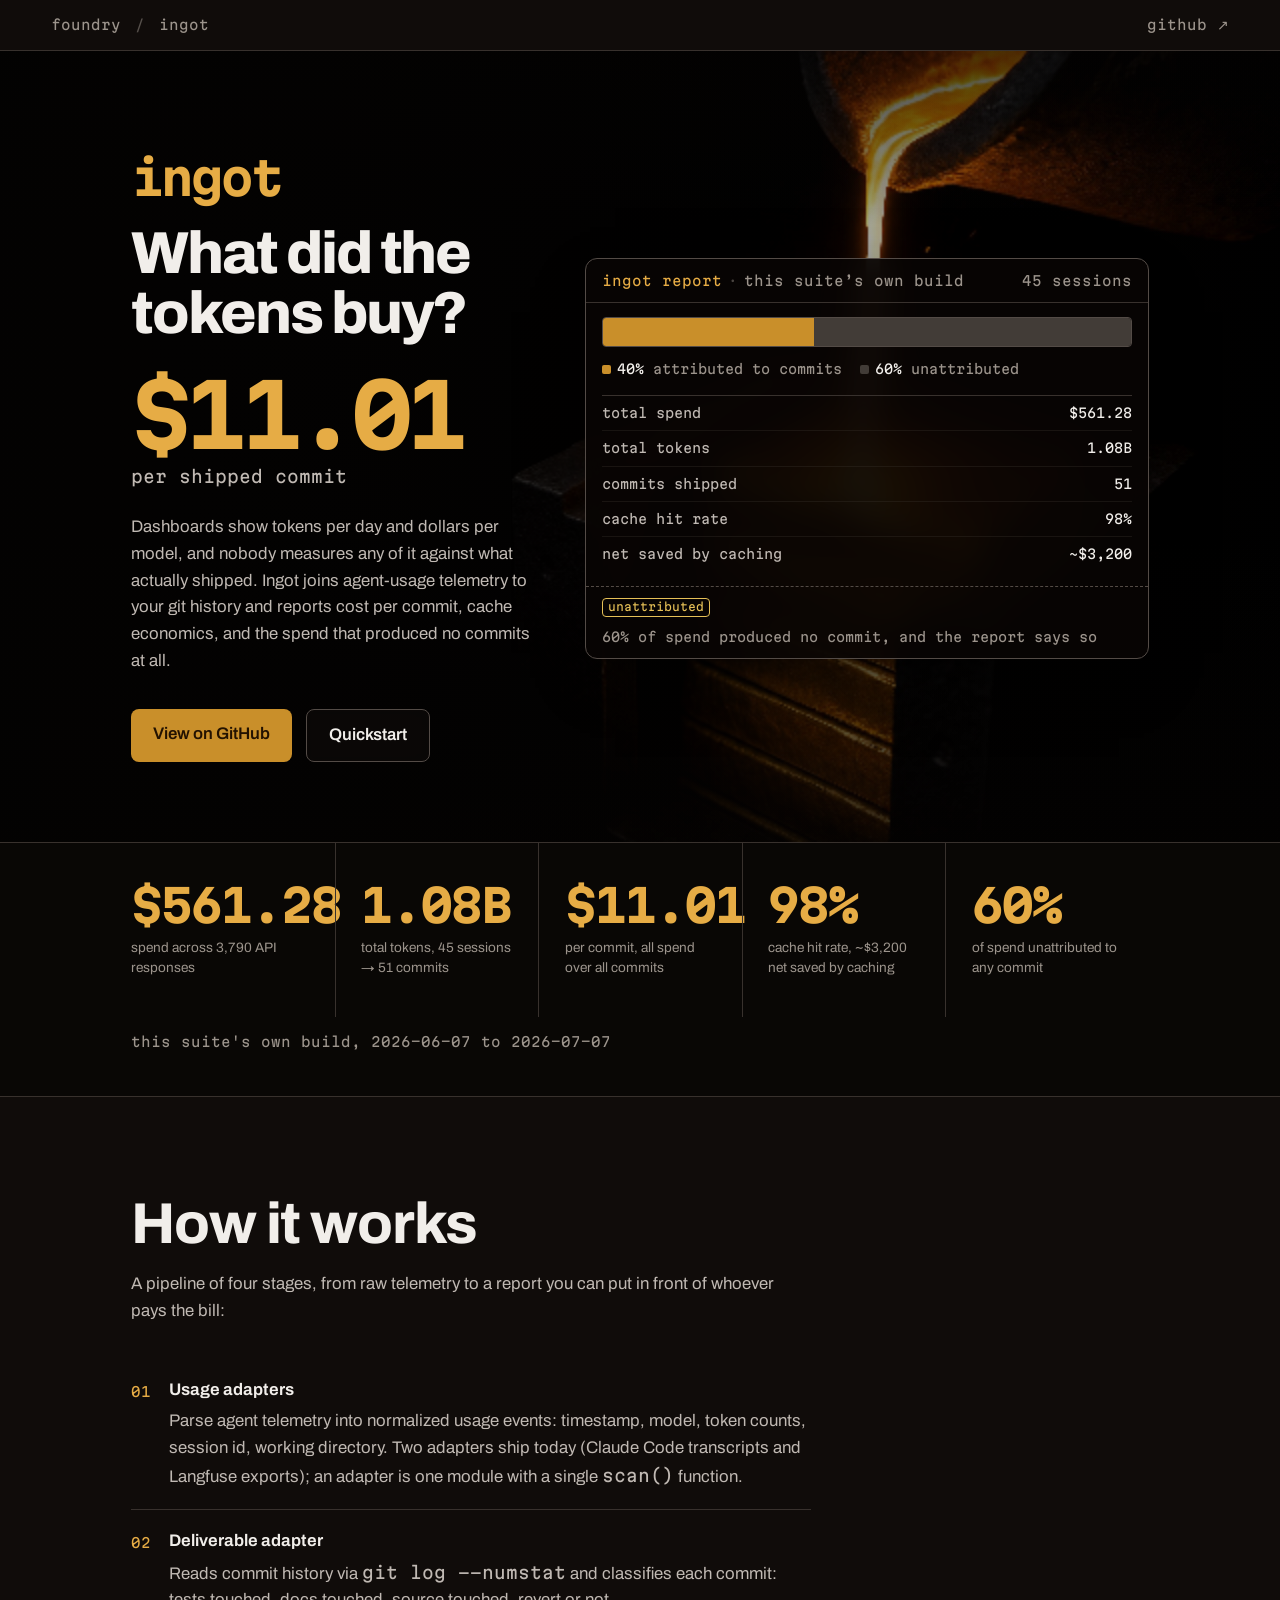
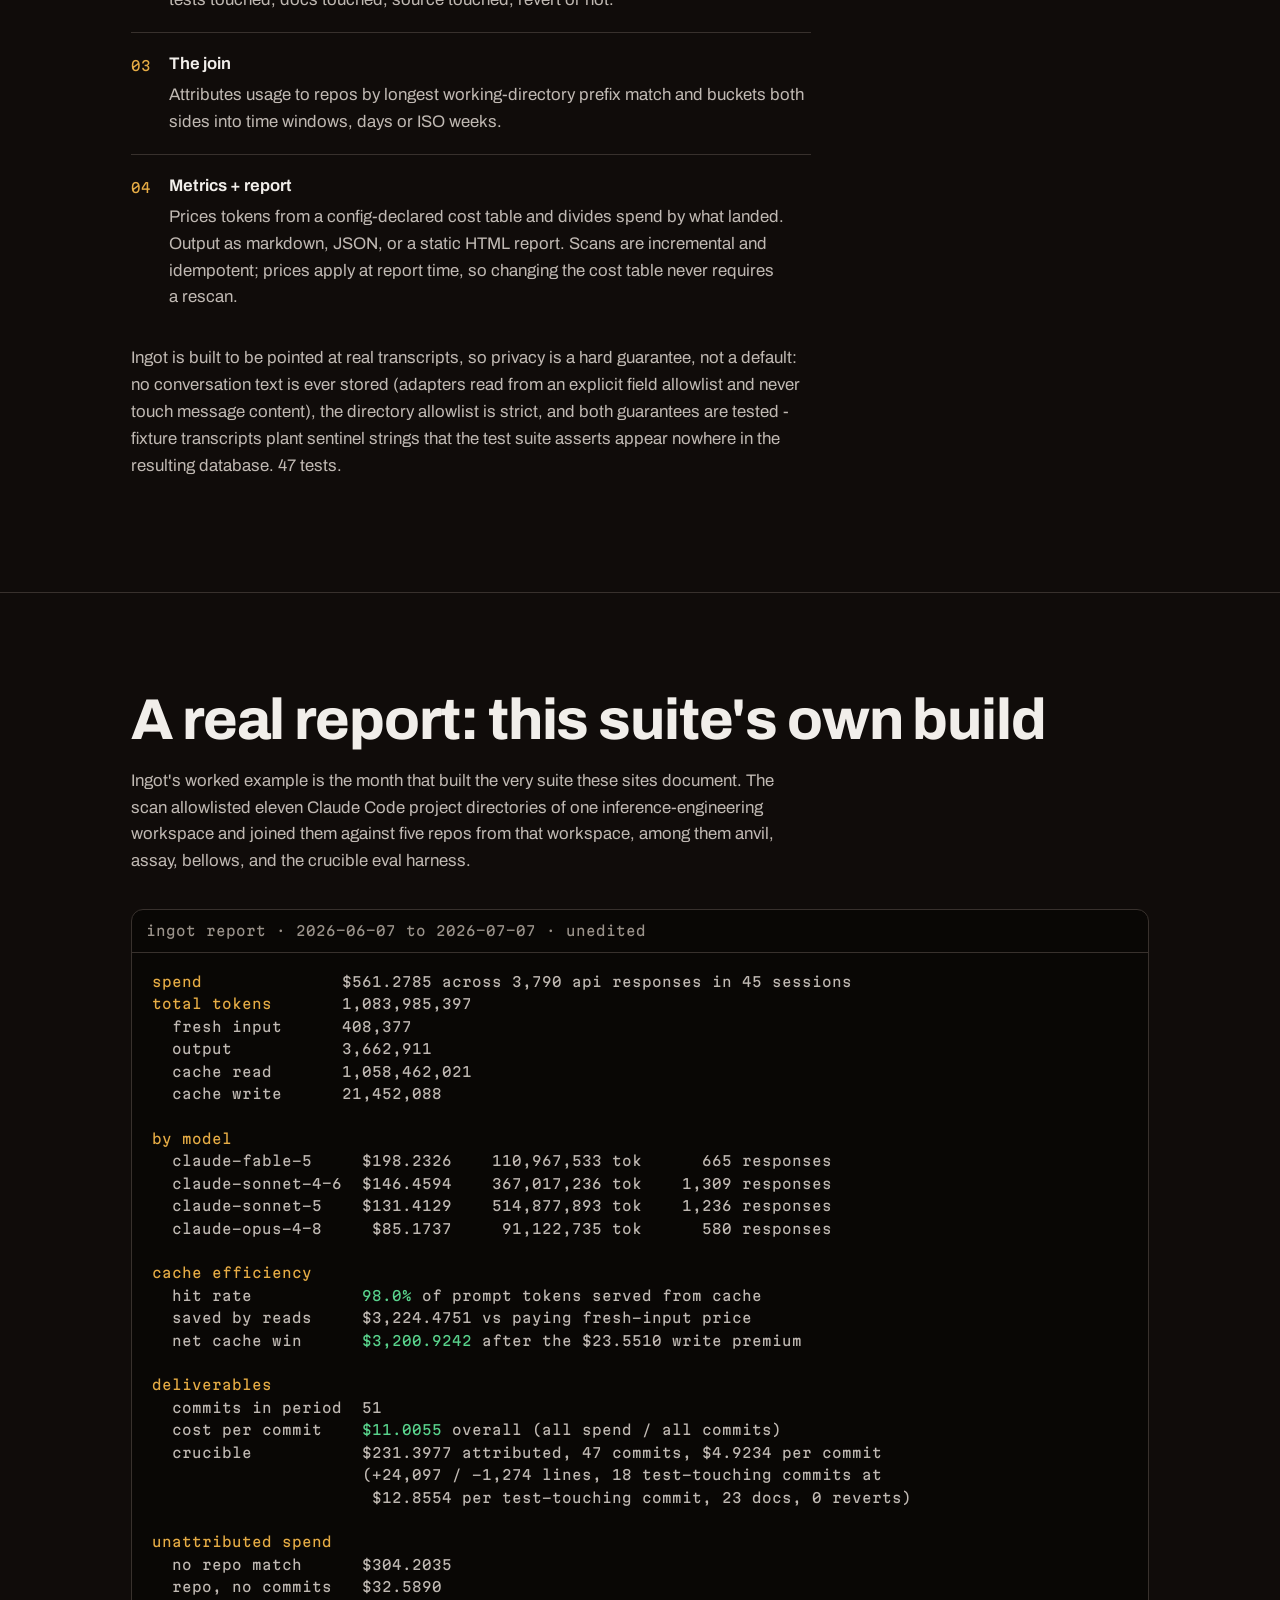
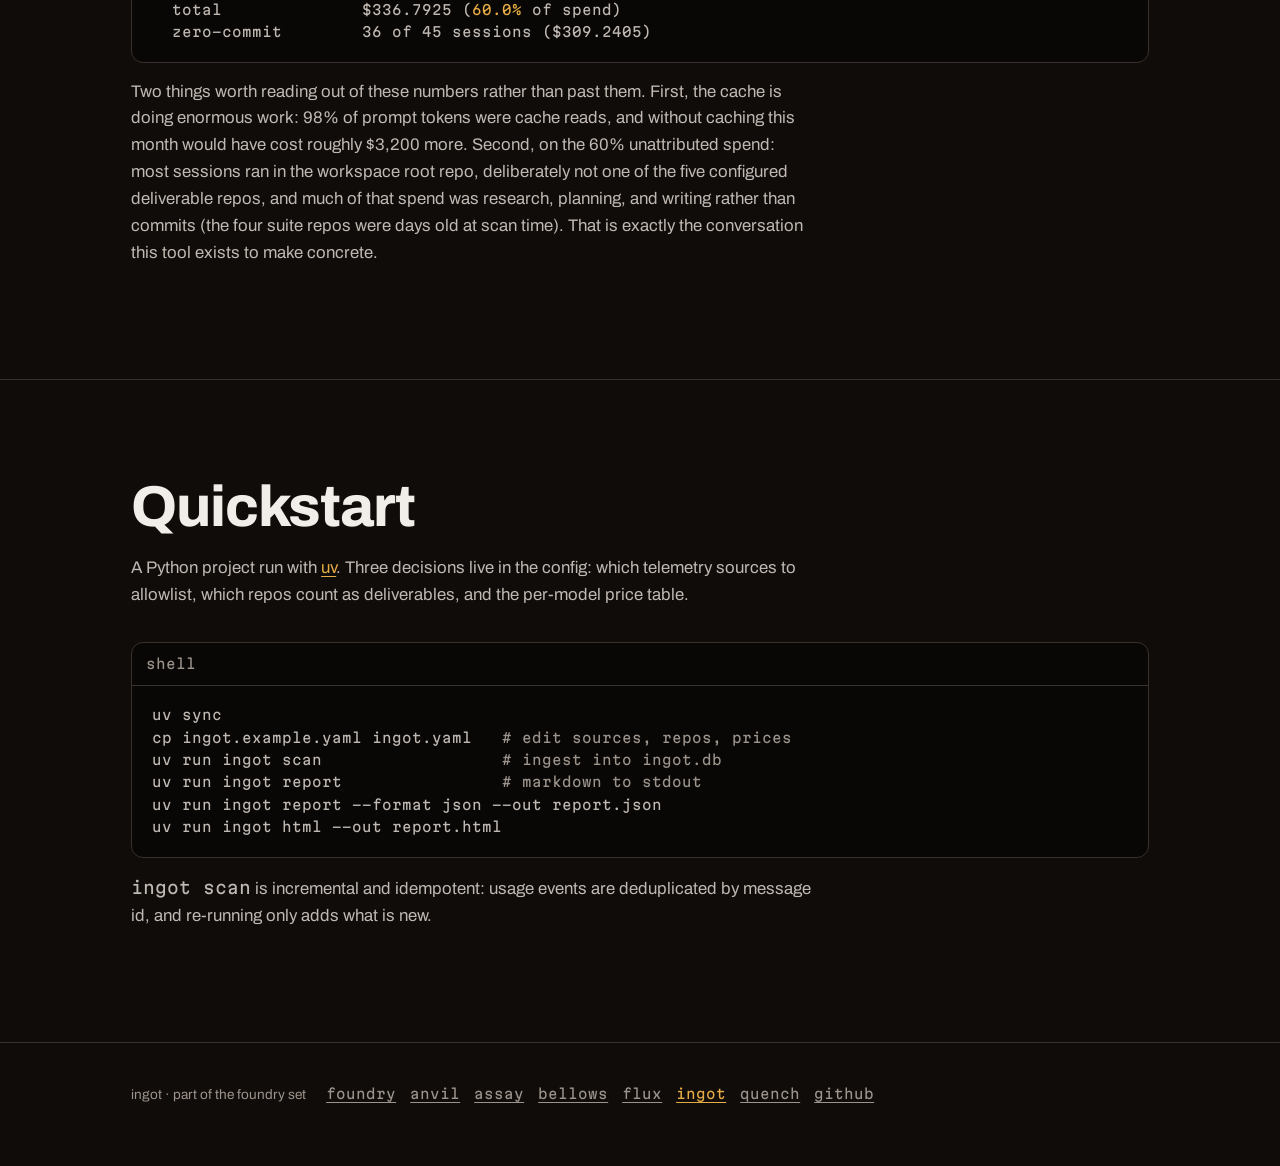
<file: ingot/index.html>
<!doctype html>
<html lang="en">
<head>
<meta charset="utf-8">
<meta name="viewport" content="width=device-width, initial-scale=1">
<title>ingot - what did the tokens buy?</title>
<meta name="description" content="Ingot joins AI coding-agent token spend with git history and reports cost per commit, cache efficiency, and the spend that produced no commits at all.">
<link rel="canonical" href="https://ingot.zaakir.io/">
<meta property="og:type" content="website">
<meta property="og:site_name" content="Foundry">
<meta property="og:url" content="https://ingot.zaakir.io/">
<meta property="og:title" content="ingot - what did the tokens buy?">
<meta property="og:description" content="Token:deliverable analytics for AI coding agents. This suite's own build data: $561.28 across 1.08B tokens and 51 commits, $11.01 per shipped commit, 98% cache hit rate, 60% of spend unattributed.">
<meta property="og:image" content="https://ingot.zaakir.io/assets/og.jpg">
<meta property="og:image:width" content="1200">
<meta property="og:image:height" content="630">
<meta name="twitter:card" content="summary_large_image">
<link rel="icon" href="assets/favicon.svg" type="image/svg+xml">
<link rel="preconnect" href="https://fonts.googleapis.com">
<link rel="preconnect" href="https://fonts.gstatic.com" crossorigin>
<link href="https://fonts.googleapis.com/css2?family=Archivo:wght@500;650;800&family=Martian+Mono:wght@400;700&display=swap" rel="stylesheet">
<link rel="preload" as="image" href="assets/scene.jpg" media="(min-width: 721px)">
<link rel="stylesheet" href="assets/site.css">
<link rel="stylesheet" href="assets/scene.css">
<style>
:root {
  --accent: oklch(0.691 0.131 76.4);
  --accent-bright: oklch(0.78 0.135 78);
  --accent-ink: oklch(0.2 0.05 76.4);
  --accent-tint: oklch(0.691 0.131 76.4 / 0.12);

}

/* the one figure this product exists to produce */
.bigstat {
  margin: clamp(20px, 3vw, 30px) 0 0;
  font-family: var(--mono);
  font-weight: 700;
  font-size: clamp(3rem, 2rem + 6vw, 5.4rem);
  line-height: 0.94;
  letter-spacing: -0.055em;
  color: var(--accent-bright);
  font-variant-numeric: tabular-nums;
}
.bigstat + .cap {
  margin: 8px 0 0;
  font-family: var(--mono);
  font-size: var(--step-0);
  color: var(--ink-mid);
}

/* spend split: proportions are the real 40/60, drawn to scale */
.split { display: flex; height: 30px; border-radius: 4px; overflow: hidden; border: 1px solid var(--line-strong); }
.split span { display: block; }
.split .att { width: 40%; background: var(--accent); }
.split .un { width: 60%; background: oklch(0.36 0.012 60); }
.legend { display: flex; gap: 18px; flex-wrap: wrap; margin-top: 12px; color: var(--ink-dim); }
.legend b { font-weight: 400; color: var(--ink); }
.legend i { display: inline-block; width: 9px; height: 9px; border-radius: 2px; margin-right: 6px; font-style: normal; }
.legend .k1 i { background: var(--accent); }
.legend .k2 i { background: oklch(0.36 0.012 60); }
.rows { margin-top: 16px; border-top: 1px solid var(--line); }
.rows div { display: flex; justify-content: space-between; gap: 16px; padding: 7px 0; border-bottom: 1px solid oklch(0.32 0.012 55 / 0.35); }
.rows div:last-child { border-bottom: none; }
.rows span:first-child { color: var(--ink-mid); }
.rows span:last-child { color: var(--ink); font-variant-numeric: tabular-nums; }

.hero.scene { background-image: url("assets/scene.jpg"); }
@media (max-width: 720px) { .hero.scene { background-image: url("assets/scene-tall.jpg"); } }
</style>
</head>
<body>

<nav class="family" aria-label="Product family">
  <a href="https://foundry.zaakir.io">foundry</a>
  <span class="sep" aria-hidden="true">/</span>
  <span aria-current="page">ingot</span>
  <a class="gh" href="https://github.com/zaakirio/ingot">github&nbsp;&nearr;</a>
</nav>

<header class="hero scene">
  <canvas class="scene" data-mode="ingot" data-wide="assets/scene.jpg" data-tall="assets/scene-tall.jpg" aria-hidden="true"></canvas>
  <div class="wrap">
    <div class="hero-grid">
      <div>
        <p class="wordmark">ingot</p>
        <h1>What did the tokens buy?</h1>
        <p class="bigstat num">$11.01</p>
        <p class="cap">per shipped commit</p>
        <p class="what">
          Dashboards show tokens per day and dollars per model, and nobody measures any of it
          against what actually shipped. Ingot joins agent-usage telemetry to your git history
          and reports cost per commit, cache economics, and the spend that produced no commits
          at all.
        </p>
        <div class="cta-row">
          <a class="btn primary" href="https://github.com/zaakirio/ingot">View on GitHub</a>
          <a class="btn ghost" href="#quickstart">Quickstart</a>
        </div>
      </div>

      <div class="plate">
        <div class="ph"><span class="accent">ingot report</span><span class="sep">·</span><span>this suite&rsquo;s own build</span><span class="right">45 sessions</span></div>
        <div class="pb">
          <div class="split" role="img" aria-label="40 percent of spend attributed to commits, 60 percent unattributed">
            <span class="att"></span><span class="un"></span>
          </div>
          <div class="legend">
            <span class="k1"><i></i><b>40%</b> attributed to commits</span>
            <span class="k2"><i></i><b>60%</b> unattributed</span>
          </div>
          <div class="rows">
            <div><span>total spend</span><span>$561.28</span></div>
            <div><span>total tokens</span><span>1.08B</span></div>
            <div><span>commits shipped</span><span>51</span></div>
            <div><span>cache hit rate</span><span class="hl">98%</span></div>
            <div><span>net saved by caching</span><span class="hl">~$3,200</span></div>
          </div>
        </div>
        <div class="refuse">
          <span class="chip warn">unattributed</span>
          <span>60% of spend produced no commit, and the report says so</span>
        </div>
      </div>
    </div>
  </div>
</header>

<div class="measured" role="region" aria-label="Measured numbers">
  <div class="wrap">
    <div class="cell"><div class="v num">$561.28</div><div class="k">spend across 3,790 API responses</div></div>
    <div class="cell"><div class="v num">1.08B</div><div class="k">total tokens, 45 sessions &rarr; 51 commits</div></div>
    <div class="cell"><div class="v num">$11.01</div><div class="k">per commit, all spend over all commits</div></div>
    <div class="cell"><div class="v num">98%</div><div class="k">cache hit rate, ~$3,200 net saved by caching</div></div>
    <div class="cell"><div class="v num">60%</div><div class="k">of spend unattributed to any commit</div></div>
  </div>
  <div class="wrap"><p class="src">this suite's own build, 2026-06-07 to 2026-07-07</p></div>
</div>

<main>

<section id="how" aria-labelledby="how-h">
  <div class="wrap">
    <h2 id="how-h">How it works</h2>
    <p class="lede">
      A pipeline of four stages, from raw telemetry to a report you can put in front of whoever
      pays the bill:
    </p>
    <ol class="ledger">
      <li><span class="lk">01</span><div><b>Usage adapters</b><p>Parse agent telemetry into normalized usage events: timestamp, model, token counts, session id, working directory. Two adapters ship today (Claude Code transcripts and Langfuse exports); an adapter is one module with a single <code>scan()</code> function.</p></div></li>
      <li><span class="lk">02</span><div><b>Deliverable adapter</b><p>Reads commit history via <code>git log --numstat</code> and classifies each commit: tests touched, docs touched, source touched, revert or not.</p></div></li>
      <li><span class="lk">03</span><div><b>The join</b><p>Attributes usage to repos by longest working-directory prefix match and buckets both sides into time windows, days or ISO weeks.</p></div></li>
      <li><span class="lk">04</span><div><b>Metrics + report</b><p>Prices tokens from a config-declared cost table and divides spend by what landed. Output as markdown, JSON, or a static HTML report. Scans are incremental and idempotent; prices apply at report time, so changing the cost table never requires a rescan.</p></div></li>
    </ol>
    <p class="lede">
      Ingot is built to be pointed at real transcripts, so privacy is a hard guarantee, not a
      default: no conversation text is ever stored (adapters read from an explicit field
      allowlist and never touch message content), the directory allowlist is strict, and both
      guarantees are tested - fixture transcripts plant sentinel strings that the test suite
      asserts appear nowhere in the resulting database. 47 tests.
    </p>
  </div>
</section>

<section id="report" aria-labelledby="report-h">
  <div class="wrap">
    <h2 id="report-h">A real report: this suite's own build</h2>
    <p class="lede">
      Ingot's worked example is the month that built the very suite these sites document.
      The scan allowlisted eleven Claude Code project directories of one inference-engineering
      workspace and joined them against five repos from that workspace, among them
      anvil, assay, bellows, and the crucible eval harness.
    </p>
    <div class="frame" style="margin-top:34px">
      <div class="bar">ingot report &middot; 2026-06-07 to 2026-07-07 &middot; unedited</div>
      <pre><code><span class="hl">spend</span>              $561.2785 across 3,790 api responses in 45 sessions
<span class="hl">total tokens</span>       1,083,985,397
  fresh input      408,377
  output           3,662,911
  cache read       1,058,462,021
  cache write      21,452,088

<span class="hl">by model</span>
  claude-fable-5     $198.2326    110,967,533 tok      665 responses
  claude-sonnet-4-6  $146.4594    367,017,236 tok    1,309 responses
  claude-sonnet-5    $131.4129    514,877,893 tok    1,236 responses
  claude-opus-4-8     $85.1737     91,122,735 tok      580 responses

<span class="hl">cache efficiency</span>
  hit rate           <span class="ok">98.0%</span> of prompt tokens served from cache
  saved by reads     $3,224.4751 vs paying fresh-input price
  net cache win      <span class="ok">$3,200.9242</span> after the $23.5510 write premium

<span class="hl">deliverables</span>
  commits in period  51
  cost per commit    <span class="ok">$11.0055</span> overall (all spend / all commits)
  crucible           $231.3977 attributed, 47 commits, $4.9234 per commit
                     (+24,097 / -1,274 lines, 18 test-touching commits at
                      $12.8554 per test-touching commit, 23 docs, 0 reverts)

<span class="hl">unattributed spend</span>
  no repo match      $304.2035
  repo, no commits   $32.5890
  total              $336.7925 (<span class="hl">60.0%</span> of spend)
  zero-commit        36 of 45 sessions ($309.2405)</code></pre>
    </div>
    <p class="lede">
      Two things worth reading out of these numbers rather than past them. First, the cache is
      doing enormous work: 98% of prompt tokens were cache reads, and without caching this month
      would have cost roughly $3,200 more. Second, on the 60% unattributed spend:
      most sessions ran in the workspace root repo, deliberately not one of the five configured
      deliverable repos, and much of that spend was research, planning, and writing rather than
      commits (the four suite repos were days old at scan time). That is exactly the
      conversation this tool exists to make concrete.
    </p>
  </div>
</section>

<section id="quickstart" aria-labelledby="quickstart-h">
  <div class="wrap">
    <h2 id="quickstart-h">Quickstart</h2>
    <p class="lede">
      A Python project run with <a href="https://docs.astral.sh/uv/">uv</a>. Three decisions live
      in the config: which telemetry sources to allowlist, which repos count as deliverables, and
      the per-model price table.
    </p>
    <div class="frame" style="margin-top:34px">
      <div class="bar">shell</div>
      <pre><code>uv sync
cp ingot.example.yaml ingot.yaml   <span class="dim"># edit sources, repos, prices</span>
uv run ingot scan                  <span class="dim"># ingest into ingot.db</span>
uv run ingot report                <span class="dim"># markdown to stdout</span>
uv run ingot report --format json --out report.json
uv run ingot html --out report.html</code></pre>
    </div>
    <p class="lede">
      <code>ingot scan</code> is incremental and idempotent: usage events are deduplicated by
      message id, and re-running only adds what is new.
    </p>
  </div>
</section>

</main>

<footer>
  <div class="wrap">
    <span>ingot &middot; part of the foundry set</span>
    <nav aria-label="All sites">
      <a href="https://foundry.zaakir.io">foundry</a>
      <a href="https://anvil.zaakir.io">anvil</a>
      <a href="https://assay.zaakir.io">assay</a>
      <a href="https://bellows.zaakir.io">bellows</a>
      <a href="https://flux.zaakir.io">flux</a>
      <a href="https://ingot.zaakir.io" aria-current="page">ingot</a>
      <a href="https://quench.zaakir.io">quench</a>
      <a href="https://github.com/zaakirio/ingot">github</a>
    </nav>
  </div>
</footer>

<script src="assets/scene.js" defer></script>
</body>
</html>
</file>
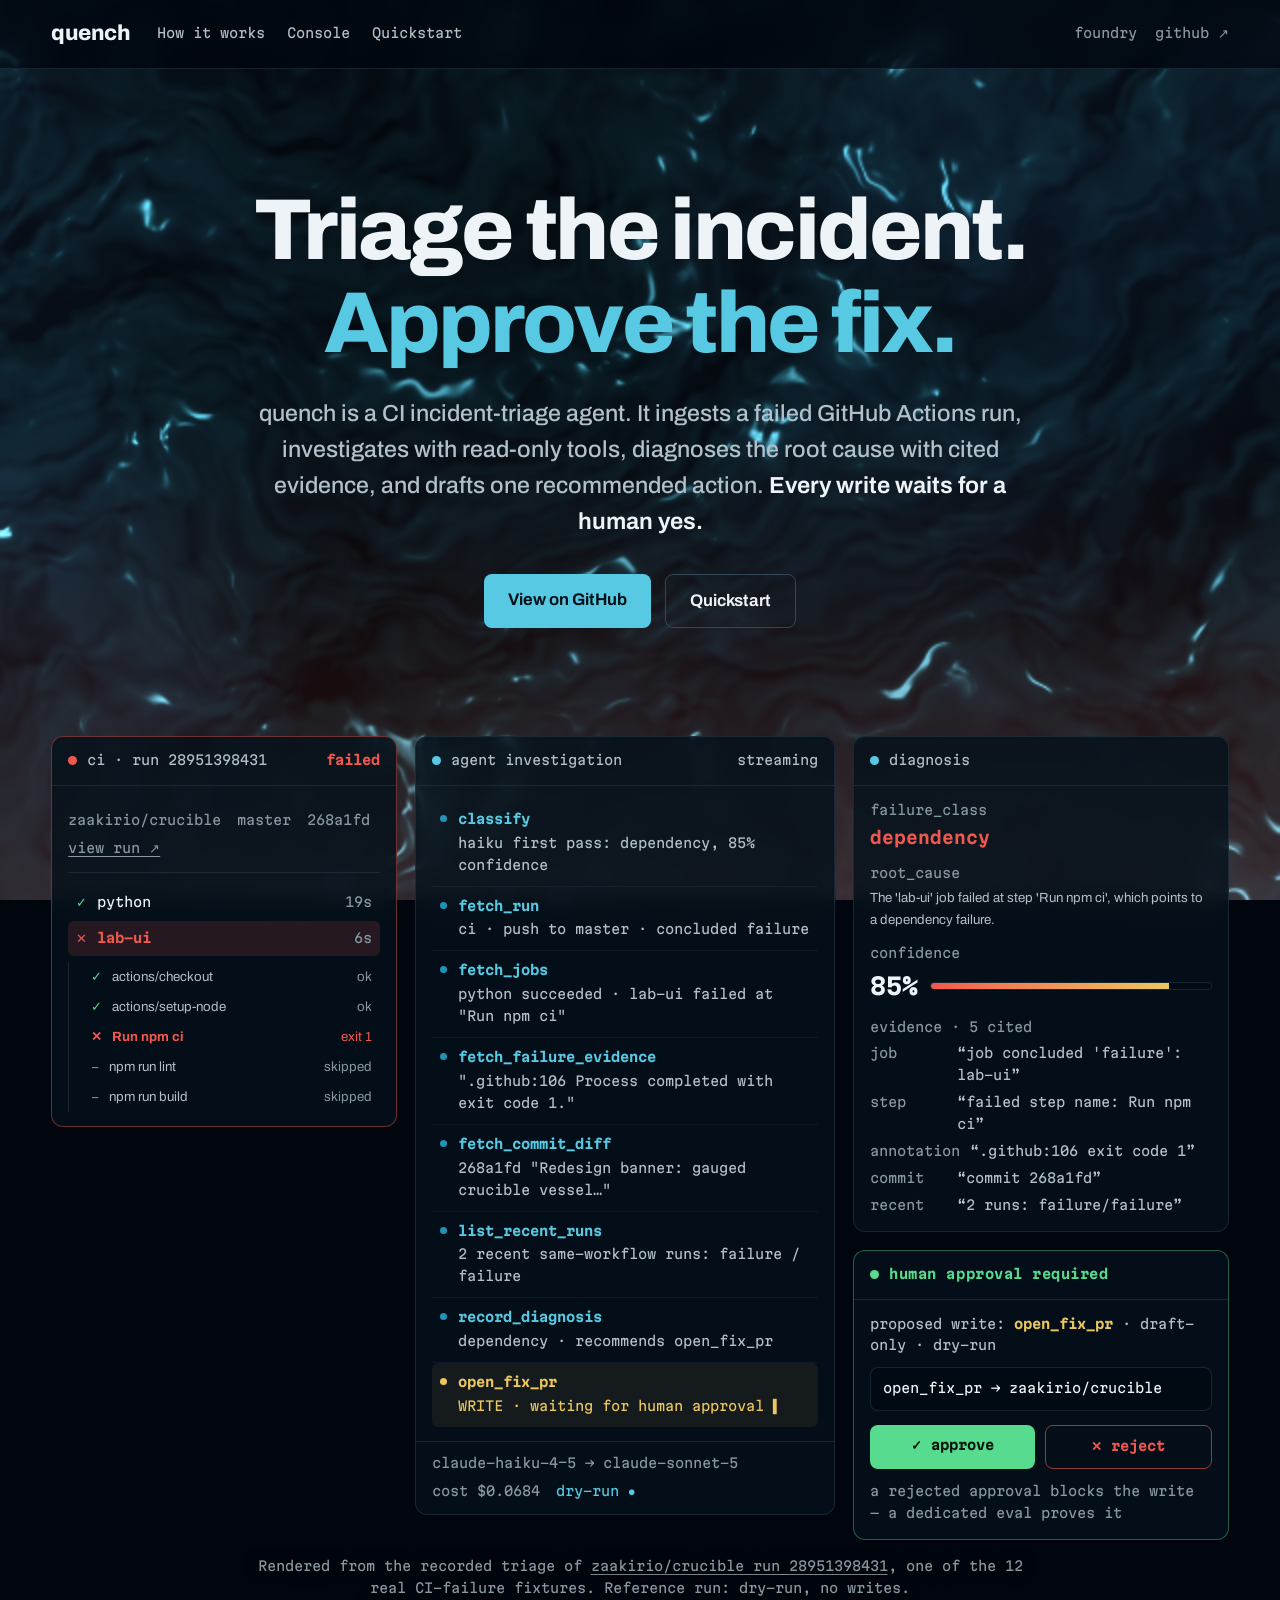
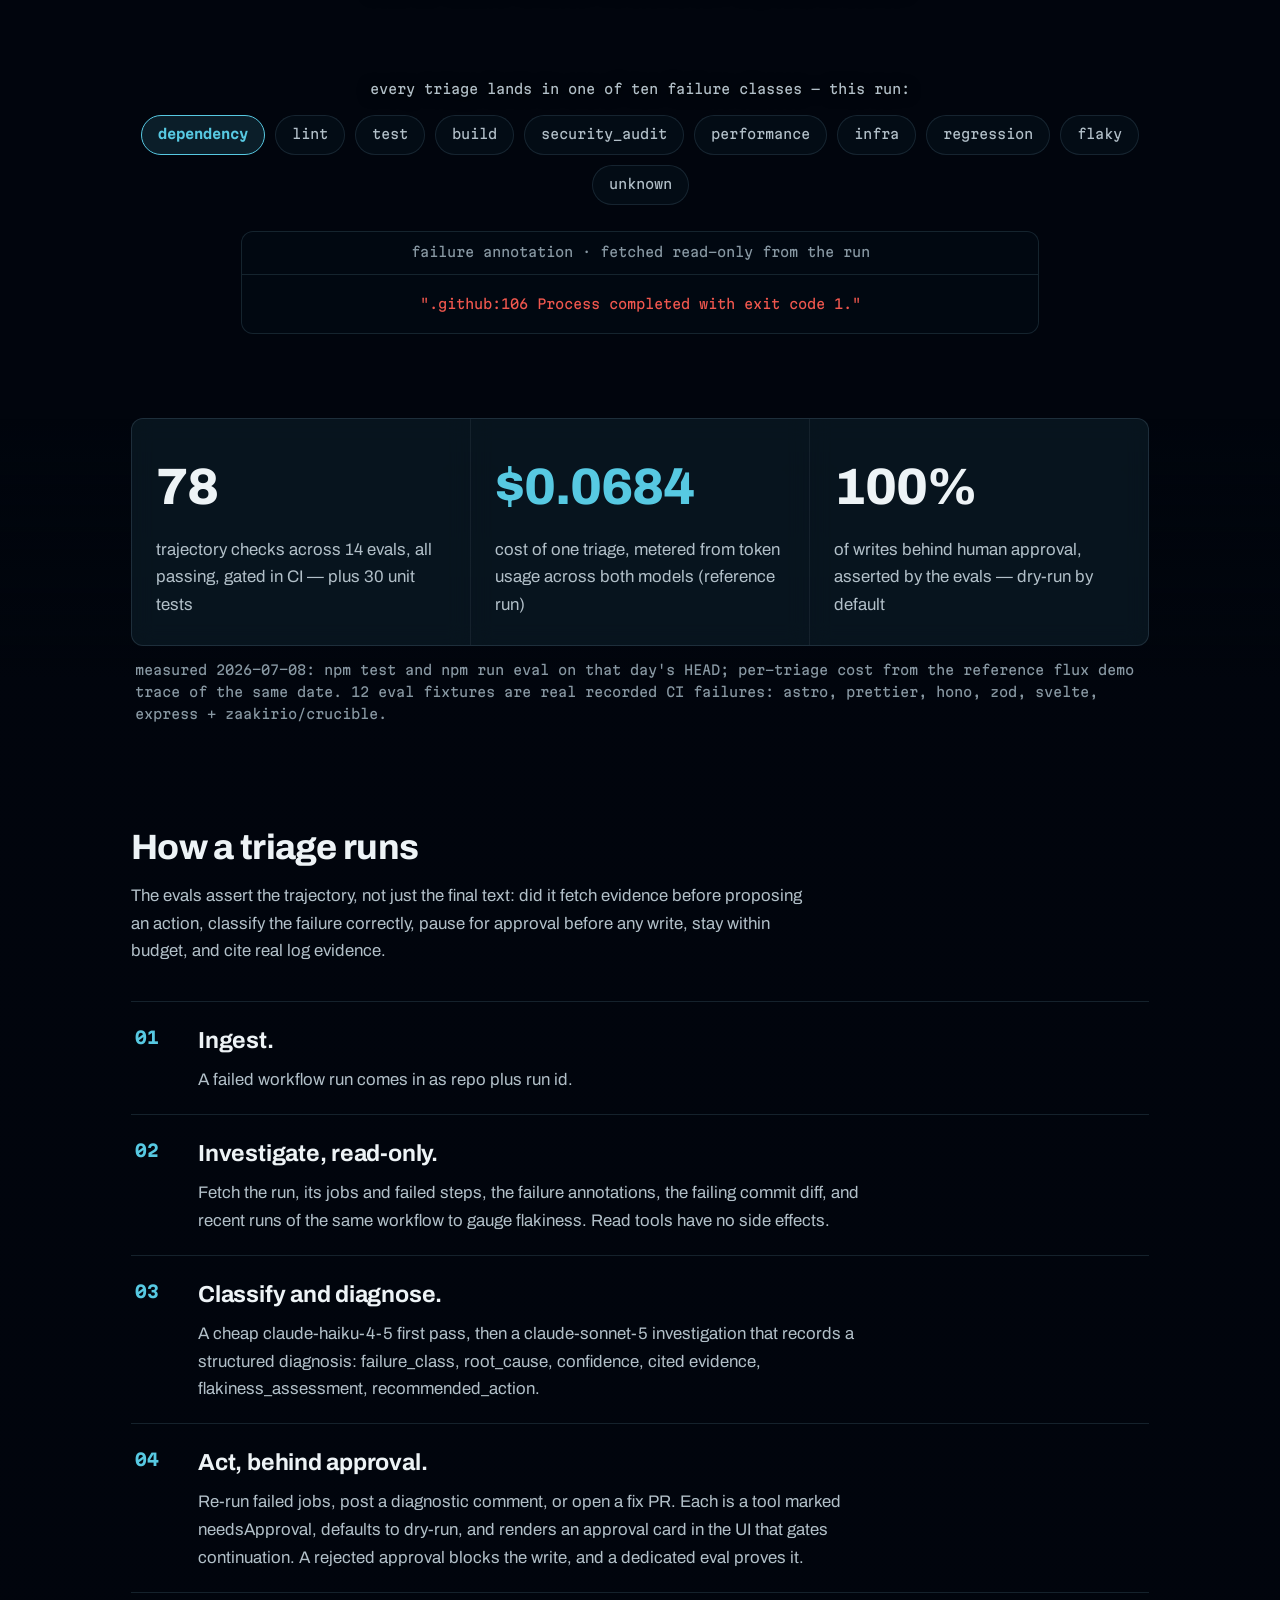
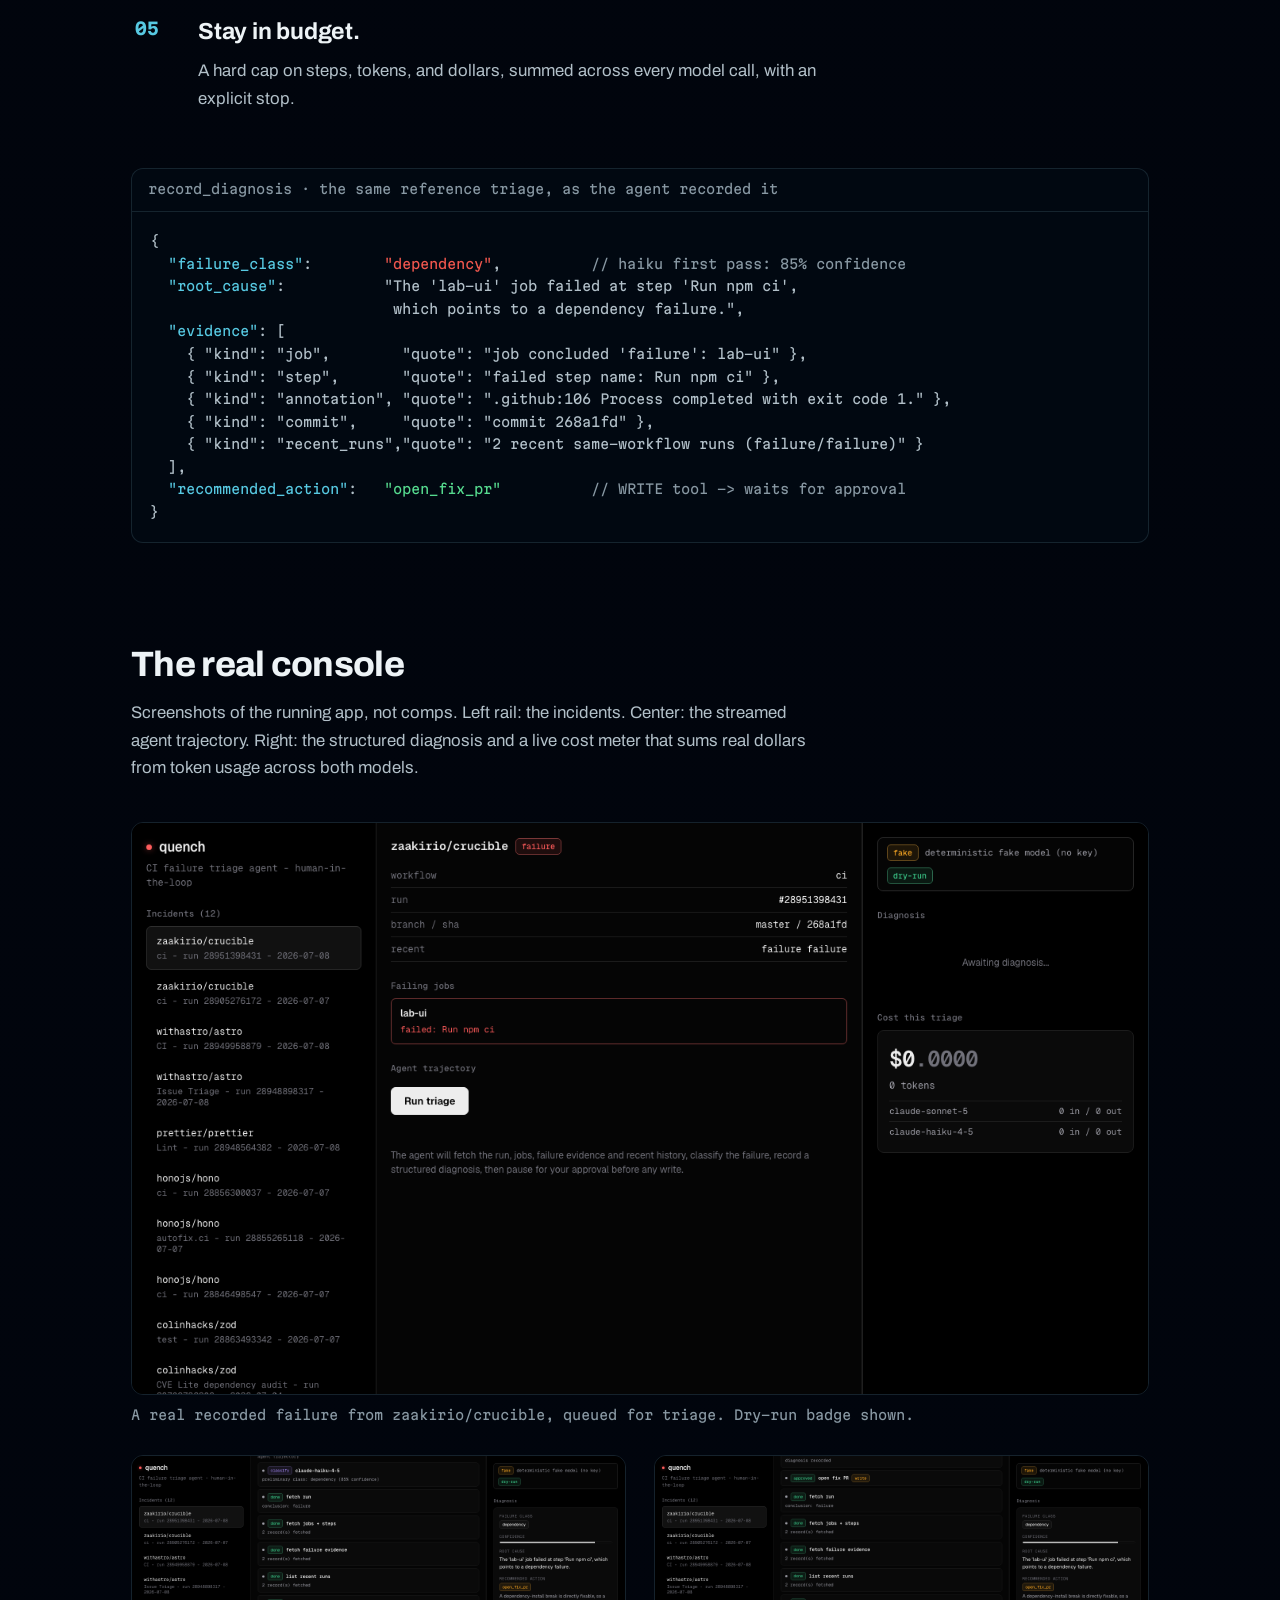
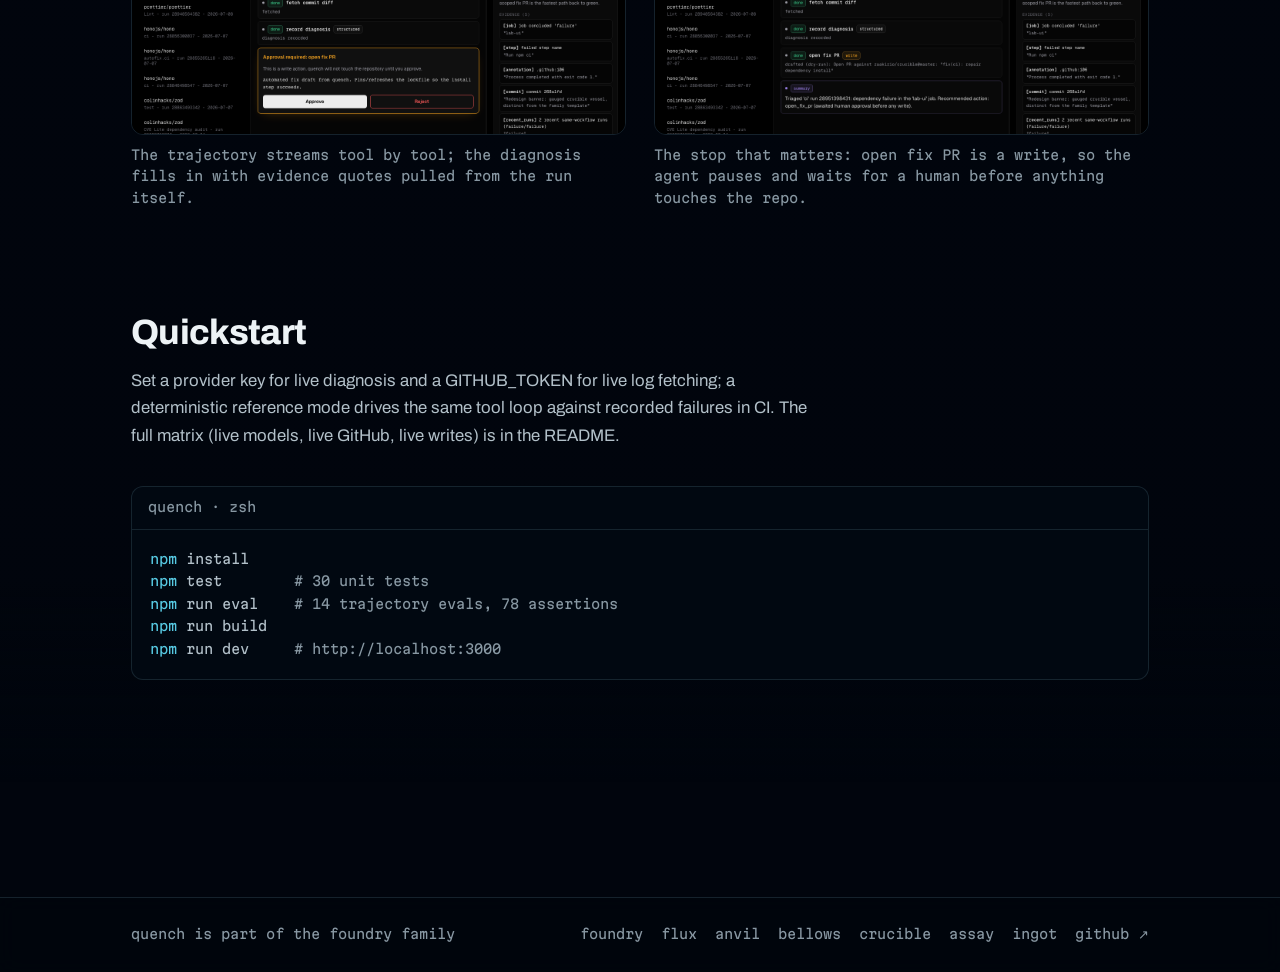
<file: quench/index.html>
<!doctype html>
<html lang="en">
<head>
<meta charset="utf-8">
<meta name="viewport" content="width=device-width, initial-scale=1">
<title>quench · triage the incident, approve the fix</title>
<meta name="description" content="quench is an agent that triages a failed GitHub Actions run end to end and never writes to your repo without a human saying yes. 30 unit tests, 14 trajectory evals with 78 checks, 12 real recorded CI failures.">
<link rel="canonical" href="https://quench.zaakir.io/">
<meta property="og:type" content="website">
<meta property="og:site_name" content="Foundry">
<meta property="og:url" content="https://quench.zaakir.io/">
<meta property="og:title" content="quench · triage the incident, approve the fix">
<meta property="og:description" content="quench is an agent that triages a failed GitHub Actions run end to end and never writes to your repo without a human saying yes. 30 unit tests, 14 trajectory evals with 78 checks, 12 real recorded CI failures.">
<meta property="og:image" content="https://quench.zaakir.io/assets/og.jpg">
<meta property="og:image:width" content="1200">
<meta property="og:image:height" content="630">
<meta name="twitter:card" content="summary_large_image">
<link rel="icon" href="assets/favicon.svg" type="image/svg+xml">
<link rel="preconnect" href="https://fonts.googleapis.com">
<link rel="preconnect" href="https://fonts.gstatic.com" crossorigin>
<link href="https://fonts.googleapis.com/css2?family=Archivo:wght@500;650;800&family=Martian+Mono:wght@400;700&display=swap" rel="stylesheet">
<link rel="stylesheet" href="assets/quench.css">
</head>
<body>

<canvas id="quench-bg" aria-hidden="true"></canvas>

<header class="top">
  <a class="mark" href="#">quench</a>
  <nav aria-label="Page sections">
    <a href="#how">How it works</a>
    <a href="#console">Console</a>
    <a href="#quickstart">Quickstart</a>
  </nav>
  <div class="ext">
    <a href="https://foundry.zaakir.io">foundry</a>
    <a href="https://github.com/zaakirio/quench">github ↗</a>
  </div>
</header>

<main>

<div class="hero">
  <div class="wrap">
    <h1>Triage the incident.<br><span class="fix">Approve the fix.</span></h1>
    <p class="what">
      quench is a CI incident-triage agent. It ingests a failed GitHub Actions run,
      investigates with read-only tools, diagnoses the root cause with cited evidence,
      and drafts one recommended action. <b>Every write waits for a human yes.</b>
    </p>
    <div class="cta-row">
      <a class="btn primary" href="https://github.com/zaakirio/quench">View on GitHub</a>
      <a class="btn ghost" href="#quickstart">Quickstart</a>
    </div>
  </div>
</div>

<div class="console" aria-label="One recorded triage, rendered">
  <div class="wrap-wide">
    <div class="console-grid">

      <article class="panel run" aria-label="The failed CI run">
        <div class="phead"><span class="dot red"></span>ci · run 28951398431<span class="spacer"></span><span class="pfail">failed</span></div>
        <div class="pbody">
          <div class="run-meta">
            <span>zaakirio/crucible</span>
            <span>master</span>
            <span>268a1fd</span>
            <a href="https://github.com/zaakirio/crucible/actions/runs/28951398431">view run ↗</a>
          </div>
          <ul class="jobs">
            <li><span class="mark-ok">✓</span><span class="jname">python</span><span class="dur num">19s</span></li>
            <li class="failed"><span class="mark-fail">✕</span><span class="jname">lab-ui</span><span class="dur num">6s</span></li>
          </ul>
          <ol class="steps" aria-label="Steps of the failed lab-ui job">
            <li><span class="mark-ok">✓</span>actions/checkout<span class="st num">ok</span></li>
            <li><span class="mark-ok">✓</span>actions/setup-node<span class="st num">ok</span></li>
            <li class="failed"><span class="mark-fail">✕</span>Run npm ci<span class="st">exit 1</span></li>
            <li><span class="mark-skip">−</span>npm run lint<span class="st">skipped</span></li>
            <li><span class="mark-skip">−</span>npm run build<span class="st">skipped</span></li>
          </ol>
        </div>
      </article>

      <article class="panel" aria-label="Agent investigation trajectory">
        <div class="phead"><span class="dot cyan pulse"></span>agent investigation<span class="spacer"></span>streaming</div>
        <div class="pbody">
          <ol class="traj">
            <li><span class="tool">classify</span><span class="out">haiku first pass: dependency, 85% confidence</span></li>
            <li><span class="tool">fetch_run</span><span class="out">ci · push to master · concluded failure</span></li>
            <li><span class="tool">fetch_jobs</span><span class="out">python succeeded · lab-ui failed at "Run npm ci"</span></li>
            <li><span class="tool">fetch_failure_evidence</span><span class="out">".github:106 Process completed with exit code 1."</span></li>
            <li><span class="tool">fetch_commit_diff</span><span class="out">268a1fd "Redesign banner: gauged crucible vessel…"</span></li>
            <li><span class="tool">list_recent_runs</span><span class="out">2 recent same-workflow runs: failure / failure</span></li>
            <li><span class="tool">record_diagnosis</span><span class="out">dependency · recommends open_fix_pr</span></li>
            <li class="write"><span class="tool">open_fix_pr</span><span class="out wait">WRITE · waiting for human approval </span></li>
          </ol>
        </div>
        <div class="pfoot"><span>claude-haiku-4-5 → claude-sonnet-5</span><span class="num">cost $0.0684</span><span class="live">dry-run ●</span></div>
      </article>

      <div class="col-stack">
        <article class="panel diag" aria-label="Structured diagnosis">
          <div class="phead"><span class="dot cyan"></span>diagnosis</div>
          <div class="pbody">
            <dl>
              <div>
                <dt>failure_class</dt>
                <dd class="fclass">dependency</dd>
              </div>
              <div>
                <dt>root_cause</dt>
                <dd class="cause">The 'lab-ui' job failed at step 'Run npm ci', which points to a dependency failure.</dd>
              </div>
              <div>
                <dt>confidence</dt>
                <dd class="meter"><span class="pct num">85%</span><span class="bar"><i></i></span></dd>
              </div>
              <div>
                <dt>evidence · 5 cited</dt>
                <dd>
                  <ul class="ev">
                    <li><span class="kind">job</span><q>job concluded 'failure': lab-ui</q></li>
                    <li><span class="kind">step</span><q>failed step name: Run npm ci</q></li>
                    <li><span class="kind">annotation</span><q>.github:106 exit code 1</q></li>
                    <li><span class="kind">commit</span><q>commit 268a1fd</q></li>
                    <li><span class="kind">recent</span><q>2 runs: failure/failure</q></li>
                  </ul>
                </dd>
              </div>
            </dl>
          </div>
        </article>

        <article class="panel gate" aria-label="Human approval gate">
          <div class="phead"><span class="dot green pulse"></span><span class="gtitle">human approval required</span></div>
          <div class="pbody">
            <p class="proposed">proposed write: <span class="tool">open_fix_pr</span> · draft-only · dry-run</p>
            <div class="cmdline">open_fix_pr → zaakirio/crucible</div>
            <div class="gate-btns" aria-hidden="true">
              <span class="demo approve">✓ approve</span>
              <span class="demo reject">✕ reject</span>
            </div>
            <p class="fine">a rejected approval blocks the write — a dedicated eval proves it</p>
          </div>
        </article>
      </div>

    </div>
    <p class="console-caption">
      Rendered from the recorded triage of <a href="https://github.com/zaakirio/crucible/actions/runs/28951398431">zaakirio/crucible run 28951398431</a>,
      one of the 12 real CI-failure fixtures. Reference run: dry-run, no writes.
    </p>
  </div>
</div>

<div class="classes" aria-label="Failure classes">
  <div class="wrap">
    <p class="clabel">every triage lands in one of ten failure classes — this run:</p>
    <div class="chiprow">
      <span class="chip active">dependency</span>
      <span class="chip">lint</span>
      <span class="chip">test</span>
      <span class="chip">build</span>
      <span class="chip">security_audit</span>
      <span class="chip">performance</span>
      <span class="chip">infra</span>
      <span class="chip">regression</span>
      <span class="chip">flaky</span>
      <span class="chip">unknown</span>
    </div>
  </div>
  <div class="evidence-strip">
    <div class="frame">
      <div class="bar">failure annotation · fetched read-only from the run</div>
      <pre><span class="hot">".github:106 Process completed with exit code 1."</span></pre>
    </div>
  </div>
</div>

<div class="depth">

<aside class="measured" aria-label="Measured numbers">
  <div class="wrap">
    <div class="band">
      <div class="cell"><div class="v num">78</div><div class="k">trajectory checks across 14 evals, all passing, gated in CI — plus 30 unit tests</div></div>
      <div class="cell"><div class="v num">$0.0684</div><div class="k">cost of one triage, metered from token usage across both models (reference run)</div></div>
      <div class="cell"><div class="v num">100%</div><div class="k">of writes behind human approval, asserted by the evals — dry-run by default</div></div>
    </div>
    <p class="src">measured 2026-07-08: npm test and npm run eval on that day's HEAD; per-triage cost from the reference flux demo trace of the same date. 12 eval fixtures are real recorded CI failures: astro, prettier, hono, zod, svelte, express + zaakirio/crucible.</p>
  </div>
</aside>

<section id="how">
  <div class="wrap">
    <h2>How a triage runs</h2>
    <p class="lede">
      The evals assert the trajectory, not just the final text: did it fetch evidence before
      proposing an action, classify the failure correctly, pause for approval before any
      write, stay within budget, and cite real log evidence.
    </p>
    <ol class="ledger">
      <li><div><b>Ingest.</b><p>A failed workflow run comes in as repo plus run id.</p></div></li>
      <li><div><b>Investigate, read-only.</b><p>Fetch the run, its jobs and failed steps, the failure annotations, the failing commit diff, and recent runs of the same workflow to gauge flakiness. Read tools have no side effects.</p></div></li>
      <li><div><b>Classify and diagnose.</b><p>A cheap claude-haiku-4-5 first pass, then a claude-sonnet-5 investigation that records a structured diagnosis: failure_class, root_cause, confidence, cited evidence, flakiness_assessment, recommended_action.</p></div></li>
      <li><div><b>Act, behind approval.</b><p>Re-run failed jobs, post a diagnostic comment, or open a fix PR. Each is a tool marked needsApproval, defaults to dry-run, and renders an approval card in the UI that gates continuation. A rejected approval blocks the write, and a dedicated eval proves it.</p></div></li>
      <li><div><b>Stay in budget.</b><p>A hard cap on steps, tokens, and dollars, summed across every model call, with an explicit stop.</p></div></li>
    </ol>
    <div class="frame">
      <div class="bar">record_diagnosis · the same reference triage, as the agent recorded it</div>
      <pre>{
  <span class="hl">"failure_class"</span>:        <span class="hot">"dependency"</span>,          <span class="dim">// haiku first pass: 85% confidence</span>
  <span class="hl">"root_cause"</span>:           "The 'lab-ui' job failed at step 'Run npm ci',
                           which points to a dependency failure.",
  <span class="hl">"evidence"</span>: [
    { "kind": "job",        "quote": "job concluded 'failure': lab-ui" },
    { "kind": "step",       "quote": "failed step name: Run npm ci" },
    { "kind": "annotation", "quote": ".github:106 Process completed with exit code 1." },
    { "kind": "commit",     "quote": "commit 268a1fd" },
    { "kind": "recent_runs","quote": "2 recent same-workflow runs (failure/failure)" }
  ],
  <span class="hl">"recommended_action"</span>:   <span class="okc">"open_fix_pr"</span>          <span class="dim">// WRITE tool -&gt; waits for approval</span>
}</pre>
    </div>
  </div>
</section>

<section id="console">
  <div class="wrap">
    <h2>The real console</h2>
    <p class="lede">
      Screenshots of the running app, not comps. Left rail: the incidents. Center: the streamed
      agent trajectory. Right: the structured diagnosis and a live cost meter that sums real
      dollars from token usage across both models.
    </p>
    <div class="shots">
      <figure class="shot full">
        <img src="assets/01-incident-console.png" alt="quench incident console before a run: twelve recorded incidents in the left rail, a failing lab-ui job for zaakirio/crucible in the center, a zeroed cost meter on the right" width="1280" height="720" loading="lazy">
        <figcaption>A real recorded failure from zaakirio/crucible, queued for triage. Dry-run badge shown.</figcaption>
      </figure>
      <figure class="shot">
        <img src="assets/02-approval-gate.png" alt="quench mid-triage: the trajectory shows classify, fetch run, fetch jobs, fetch evidence, and the right rail already carries a dependency diagnosis with five cited pieces of evidence" width="1280" height="720" loading="lazy">
        <figcaption>The trajectory streams tool by tool; the diagnosis fills in with evidence quotes pulled from the run itself.</figcaption>
      </figure>
      <figure class="shot">
        <img src="assets/03-completed-diagnosis.png" alt="quench at the approval gate: record diagnosis is done and the open fix PR write tool is paused, waiting for a human yes" width="1280" height="720" loading="lazy">
        <figcaption>The stop that matters: open fix PR is a write, so the agent pauses and waits for a human before anything touches the repo.</figcaption>
      </figure>
    </div>
  </div>
</section>

<section id="quickstart">
  <div class="wrap">
    <h2>Quickstart</h2>
    <p class="lede">
      Set a provider key for live diagnosis and a GITHUB_TOKEN for live log fetching;
      a deterministic reference mode drives the same tool loop against recorded failures
      in CI. The full matrix (live models, live GitHub, live writes) is in the README.
    </p>
    <div class="frame">
      <div class="bar">quench · zsh</div>
      <pre><span class="hl">npm</span> install
<span class="hl">npm</span> test        <span class="dim"># 30 unit tests</span>
<span class="hl">npm</span> run eval    <span class="dim"># 14 trajectory evals, 78 assertions</span>
<span class="hl">npm</span> run build
<span class="hl">npm</span> run dev     <span class="dim"># http://localhost:3000</span></pre>
    </div>
  </div>
</section>

</div>

</main>

<footer>
  <div class="wrap">
    <span>quench is part of the foundry family</span>
    <nav aria-label="Foundry family">
      <a href="https://foundry.zaakir.io">foundry</a>
      <a href="https://flux.zaakir.io">flux</a>
      <a href="https://anvil.zaakir.io">anvil</a>
      <a href="https://bellows.zaakir.io">bellows</a>
      <a href="https://crucible.zaakir.io">crucible</a>
      <a href="https://assay.zaakir.io">assay</a>
      <a href="https://ingot.zaakir.io">ingot</a>
      <a href="https://github.com/zaakirio/quench">github ↗</a>
    </nav>
  </div>
</footer>

<script src="assets/quench-bg.js" defer></script>
</body>
</html>
</file>
<file: anvil/assets/site.css>
/* Foundry datasheet system - shared across all product sites.
   Lane: industrial specimen sheet, not SaaS landing. Dark workshop charcoal,
   one committed accent per product (set --accent* on :root per site),
   real numbers as imagery. */

:root {
  --bg: oklch(0.16 0.008 55);
  --bg-deep: oklch(0.13 0.007 55);
  --surface: oklch(0.2 0.01 55);
  --surface-2: oklch(0.24 0.012 55);
  --line: oklch(0.32 0.012 55);
  --line-strong: oklch(0.42 0.014 55);

  --ink: oklch(0.95 0.006 65);
  --ink-mid: oklch(0.79 0.012 65);
  --ink-dim: oklch(0.67 0.014 65);

  /* per-site overrides */
  --accent: oklch(0.68 0.17 45);
  --accent-bright: oklch(0.76 0.18 48);
  --accent-ink: oklch(0.18 0.03 45);
  --accent-tint: oklch(0.68 0.17 45 / 0.12);

  --ok: oklch(0.78 0.15 155);
  --warn: oklch(0.82 0.13 90);

  --sans: "Archivo", -apple-system, "Segoe UI", Helvetica, Arial, sans-serif;
  --mono: "Martian Mono", ui-monospace, "SF Mono", Menlo, monospace;

  --step--1: clamp(0.78rem, 0.74rem + 0.2vw, 0.85rem);
  --step-0: clamp(0.95rem, 0.9rem + 0.25vw, 1.05rem);
  --step-1: clamp(1.2rem, 1.1rem + 0.5vw, 1.45rem);
  --step-2: clamp(1.6rem, 1.4rem + 1vw, 2.2rem);
  --step-3: clamp(2.4rem, 2rem + 2.2vw, 3.6rem);
  --step-4: clamp(3.4rem, 2.6rem + 4vw, 5.6rem);

  --pad: clamp(20px, 4vw, 56px);
  --measure: 68ch;

  color-scheme: dark;
}

* { box-sizing: border-box; }

html { scroll-behavior: smooth; }
@media (prefers-reduced-motion: reduce) { html { scroll-behavior: auto; } }

body {
  margin: 0;
  background: var(--bg);
  color: var(--ink);
  font-family: var(--sans);
  font-size: var(--step-0);
  line-height: 1.6;
  -webkit-font-smoothing: antialiased;
}

::selection { background: var(--accent-tint); }

h1, h2, h3 { line-height: 1.08; text-wrap: balance; margin: 0; }
p { text-wrap: pretty; }

a { color: var(--accent-bright); text-decoration-thickness: 1px; text-underline-offset: 3px; }
a:hover { color: var(--ink); }

code, pre, .mono { font-family: var(--mono); }

.num { font-variant-numeric: tabular-nums; }

/* ── shell ─────────────────────────────────────────────── */

.wrap { max-width: 1120px; margin: 0 auto; padding-inline: var(--pad); }

/* top strip: family breadcrumb, quiet */
.family {
  display: flex;
  align-items: center;
  gap: 14px;
  padding: 14px var(--pad);
  font-family: var(--mono);
  font-size: var(--step--1);
  color: var(--ink-dim);
  border-bottom: 1px solid var(--line);
}
.family a { color: var(--ink-dim); text-decoration: none; }
.family a:hover { color: var(--ink); }
.family .sep { opacity: 0.5; }
.family .gh { margin-left: auto; }

/* ── hero: specimen plate ──────────────────────────────── */

.hero {
  padding: clamp(48px, 9vw, 120px) 0 clamp(36px, 6vw, 72px);
  border-bottom: 1px solid var(--line);
  background:
    radial-gradient(90rem 40rem at 15% -10%, var(--accent-tint), transparent 60%),
    var(--bg-deep);
}

.hero h1 {
  font-size: var(--step-4);
  font-weight: 800;
  letter-spacing: -0.03em;
}

.hero .tag {
  margin: 18px 0 0;
  font-size: var(--step-2);
  font-weight: 500;
  color: var(--ink-mid);
  max-width: 26ch;
}

.hero .what {
  margin: 22px 0 0;
  max-width: var(--measure);
  color: var(--ink-mid);
}

.hero .cta-row { display: flex; gap: 14px; margin-top: 34px; flex-wrap: wrap; }

.btn {
  display: inline-block;
  padding: 12px 22px;
  border-radius: 8px;
  font-weight: 600;
  text-decoration: none;
}
.btn.primary { background: var(--accent); color: var(--accent-ink); }
.btn.primary:hover { background: var(--accent-bright); color: var(--accent-ink); }
.btn.ghost { border: 1px solid var(--line-strong); color: var(--ink); }
.btn.ghost:hover { border-color: var(--accent); }

.hero-art { margin-top: clamp(30px, 6vw, 64px); }
.hero-art svg, .hero-art img { width: 100%; height: auto; display: block; border-radius: 12px; }

/* ── measured strip: the numbers ARE the marketing ─────── */

.measured {
  border-bottom: 1px solid var(--line);
  background: var(--bg);
}
.measured .wrap {
  display: grid;
  grid-template-columns: repeat(auto-fit, minmax(190px, 1fr));
  gap: 0;
}
.measured .cell {
  padding: 26px 22px;
  border-inline-start: 1px solid var(--line);
}
.measured .cell:first-child { border-inline-start: none; padding-inline-start: 0; }
.measured .v {
  font-family: var(--mono);
  font-size: var(--step-2);
  font-weight: 700;
  color: var(--accent-bright);
  font-variant-numeric: tabular-nums;
}
.measured .k { margin-top: 6px; color: var(--ink-dim); font-size: var(--step--1); }
.measured .src { color: var(--ink-dim); font-size: var(--step--1); padding: 0 0 18px; font-family: var(--mono); }

/* ── sections ──────────────────────────────────────────── */

section { padding: clamp(44px, 8vw, 96px) 0; border-bottom: 1px solid var(--line); }
section > .wrap > h2 { font-size: var(--step-3); font-weight: 750; letter-spacing: -0.02em; }
section .lede { max-width: var(--measure); color: var(--ink-mid); margin-top: 16px; }

.two-col { display: grid; grid-template-columns: minmax(280px, 5fr) minmax(300px, 7fr); gap: clamp(24px, 4vw, 56px); align-items: start; }
@media (max-width: 860px) { .two-col { grid-template-columns: 1fr; } }

/* feature ledger: numbered only because it IS a sequence of what happens */
.ledger { margin: 34px 0 0; padding: 0; list-style: none; max-width: var(--measure); }
.ledger li { display: flex; gap: 18px; padding: 18px 0; border-top: 1px solid var(--line); }
.ledger li:first-child { border-top: none; }
.ledger .lk { font-family: var(--mono); color: var(--accent-bright); font-size: var(--step--1); padding-top: 4px; white-space: nowrap; }
.ledger b { font-weight: 650; }
.ledger p { margin: 4px 0 0; color: var(--ink-mid); }

/* ── terminal / code frames (real output as imagery) ───── */

.frame {
  background: var(--bg-deep);
  border: 1px solid var(--line);
  border-radius: 12px;
  overflow: hidden;
}
.frame .bar {
  display: flex;
  gap: 8px;
  align-items: center;
  padding: 10px 14px;
  border-bottom: 1px solid var(--line);
  font-family: var(--mono);
  font-size: var(--step--1);
  color: var(--ink-dim);
}
.frame pre {
  margin: 0;
  padding: 18px 20px;
  overflow-x: auto;
  font-size: clamp(0.72rem, 0.66rem + 0.3vw, 0.85rem);
  line-height: 1.65;
  color: var(--ink-mid);
}
.frame .hl { color: var(--accent-bright); }
.frame .ok { color: var(--ok); }
.frame .dim { color: var(--ink-dim); }

.shot { border: 1px solid var(--line); border-radius: 12px; overflow: hidden; }
.shot img { width: 100%; height: auto; display: block; }
.shot figcaption { padding: 12px 16px; font-family: var(--mono); font-size: var(--step--1); color: var(--ink-dim); border-top: 1px solid var(--line); }
figure.shot { margin: 0; }

/* ── footer ────────────────────────────────────────────── */

footer { padding: 40px 0 60px; color: var(--ink-dim); font-size: var(--step--1); }
footer .wrap { display: flex; gap: 20px; flex-wrap: wrap; align-items: baseline; }
footer nav { display: flex; gap: 14px; flex-wrap: wrap; font-family: var(--mono); }
footer a { color: var(--ink-dim); }

/* ── motion: one deliberate entrance, nothing scattered ── */

@media (prefers-reduced-motion: no-preference) {
  .hero h1, .hero .tag, .hero .what, .hero .cta-row, .hero-art {
    animation: rise 700ms cubic-bezier(0.16, 1, 0.3, 1) both;
  }
  .hero .tag { animation-delay: 70ms; }
  .hero .what { animation-delay: 130ms; }
  .hero .cta-row { animation-delay: 190ms; }
  .hero-art { animation-delay: 260ms; }
  @keyframes rise { from { transform: translateY(14px); } }
}
</file>
<file: anvil/assets/scene.css>
/* Foundry scene layer: the bespoke photographic hero, loaded after site.css.

   Each product page keeps the family spine from site.css (breadcrumb, ledger, frames,
   quickstart, footer) and adds this on top: a full-bleed scene hero with the wordmark and
   headline over the plate, a data plate carrying the product's real evidence, and the
   stats strip restyled as the anchor of the page.

   Per-site knobs:
     --stat-ink  stats-strip figure colour, set on :root (defaults to the accent)
     data-subject="left" on .hero.scene flips the scrim when the plate's subject is on
       the left, so the gradient always shields the copy rather than the photograph

   The plate itself is NOT set here. Each page declares its own
     .hero.scene { background-image: url("assets/scene.jpg") }
   in its inline <style>, because a relative url() inside a custom property resolves
   against this stylesheet's directory (assets/), not the document, which silently yields
   assets/assets/scene.jpg. Declaring it in the page keeps the path document-relative. */

:root {
  --stat-ink: var(--accent-bright);
}

/* ── hero ──────────────────────────────────────────────────────────────── */

.hero.scene {
  position: relative;
  isolation: isolate;
  overflow: hidden;
  display: grid;
  align-content: center;
  min-height: min(88vh, 860px);
  padding: clamp(40px, 7vw, 88px) 0 clamp(34px, 5vw, 64px);
  border-bottom: 1px solid var(--line);
  background-color: var(--bg-deep);
  background-size: cover;
  background-position: center;
  background-repeat: no-repeat;
}

@media (max-width: 720px) { .hero.scene { min-height: auto; } }

/* The canvas carries the same plate as a live texture. It fades in only once the texture
   has uploaded, so a slow GPU or a failed load leaves the CSS still image showing. */
.hero.scene > canvas.scene {
  position: absolute;
  inset: 0;
  width: 100%;
  height: 100%;
  display: block;
  border: 0;
  opacity: 0;
  transition: opacity 600ms ease;
  z-index: -2;
}
.hero.scene > canvas.scene.ready { opacity: 1; }

/* Legibility scrim. Directional, because in every plate the subject sits on one side and
   the copy sits on the other; a flat overlay would just mute the photograph. */
.hero.scene::before {
  content: "";
  position: absolute;
  inset: 0;
  z-index: -1;
  background:
    linear-gradient(to right,
      oklch(0.09 0.006 50 / 0.95) 0%,
      oklch(0.09 0.006 50 / 0.86) 26%,
      oklch(0.09 0.006 50 / 0.45) 56%,
      oklch(0.09 0.006 50 / 0.14) 100%),
    linear-gradient(to bottom,
      oklch(0.09 0.006 50 / 0.60) 0%,
      transparent 22%,
      transparent 62%,
      oklch(0.09 0.006 50 / 0.72) 100%);
}
:root[style*="--plate-side: left"] .hero.scene::before,
.hero.scene[data-subject="left"]::before {
  background:
    linear-gradient(to left,
      oklch(0.09 0.006 50 / 0.95) 0%,
      oklch(0.09 0.006 50 / 0.84) 30%,
      oklch(0.09 0.006 50 / 0.40) 62%,
      oklch(0.09 0.006 50 / 0.12) 100%),
    linear-gradient(to bottom,
      oklch(0.09 0.006 50 / 0.62) 0%,
      transparent 24%,
      transparent 60%,
      oklch(0.09 0.006 50 / 0.74) 100%);
}

@media (max-width: 720px) {
  /* Portrait plates put the subject low, so the scrim has to run top-down instead. */
  .hero.scene::before,
  .hero.scene[data-subject="left"]::before {
    background: linear-gradient(to bottom,
      oklch(0.09 0.006 50 / 0.93) 0%,
      oklch(0.09 0.006 50 / 0.86) 42%,
      oklch(0.09 0.006 50 / 0.62) 70%,
      oklch(0.09 0.006 50 / 0.80) 100%);
  }
}

.hero.scene > .wrap { position: relative; z-index: 1; }

.hero-grid {
  display: grid;
  grid-template-columns: minmax(0, 5fr) minmax(0, 7fr);
  gap: clamp(28px, 4vw, 60px);
  align-items: center;
}
@media (max-width: 940px) { .hero-grid { grid-template-columns: 1fr; gap: 30px; } }

/* ── wordmark + headline ───────────────────────────────────────────────── */

.wordmark {
  font-family: var(--mono);
  font-weight: 700;
  font-size: clamp(1.7rem, 1.2rem + 2.4vw, 2.9rem);
  letter-spacing: -0.045em;
  color: var(--accent-bright);
  line-height: 1;
  margin: 0;
  text-transform: lowercase;
}

.hero.scene h1 {
  margin: clamp(14px, 2vw, 22px) 0 0;
  font-size: clamp(2.05rem, 1.5rem + 3.1vw, 3.7rem);
  font-weight: 800;
  letter-spacing: -0.035em;
  line-height: 1.02;
  max-width: 21ch;
  text-wrap: balance;
}

.hero.scene .what {
  margin: clamp(16px, 2vw, 24px) 0 0;
  max-width: 52ch;
  color: var(--ink-mid);
}

.hero.scene .cta-row { margin-top: clamp(22px, 3vw, 34px); }

/* Buttons sit over a photograph now, so the ghost variant needs a real surface. */
.hero.scene .btn.ghost {
  background: oklch(0.16 0.008 55 / 0.62);
  backdrop-filter: blur(6px);
  border-color: var(--line-strong);
}
.hero.scene .btn.ghost:hover { background: oklch(0.2 0.01 55 / 0.82); border-color: var(--accent); }

/* ── data plate: the product's real evidence, over the scene ───────────── */

.plate {
  border: 1px solid var(--line-strong);
  border-radius: 12px;
  /* opaque enough to stay readable over the brightest part of a plate; the scenes run
     from near-black to white-hot, and the hot end wins against anything lighter */
  background: oklch(0.12 0.007 50 / 0.90);
  backdrop-filter: blur(16px) saturate(1.1);
  box-shadow: 0 24px 70px -30px oklch(0.05 0.01 50 / 0.9);
  overflow: hidden;
  font-family: var(--mono);
  font-size: clamp(0.68rem, 0.6rem + 0.34vw, 0.82rem);
  line-height: 1.55;
}

.plate > .ph {
  display: flex;
  align-items: baseline;
  gap: 14px;
  row-gap: 2px;
  padding: 11px 16px;
  border-bottom: 1px solid var(--line);
  color: var(--ink-dim);
  font-size: var(--step--1);
  /* Wrap between items, never inside them. Under nowrap, flex shrinks the items instead and
     the text breaks mid-token ("crucible / compare", "LFM2.5- / 1.2B"). This header sits
     within ~20px of its box at 1440px once Martian Mono loads, so it does go over. */
  flex-wrap: wrap;
}
.plate > .ph > * { white-space: nowrap; }
.plate > .ph .sep { opacity: 0.45; margin: 0 -8px; }
.plate > .ph .accent { color: var(--accent-bright); }
.plate > .ph .right { margin-left: auto; }
/* Narrow: run the header down the left edge instead of stranding the trailing item on the
   right. Must come after the margin-left: auto above, which has identical specificity and
   would otherwise win on order. */
@media (max-width: 620px) {
  .plate > .ph .right { margin-left: 0; }
  .plate > .ph .sep { display: none; }
}
.plate > .pb { padding: 14px 16px; }
.plate .scroll { overflow-x: auto; }

/* a hairline data grid inside a plate. Columns carry their own inline padding so adjacent
   headings never touch when the plate is narrow (BASE + ABLITERATED read as one word). */
.plate table { width: 100%; border-collapse: collapse; font-variant-numeric: tabular-nums; }
.plate th {
  text-align: right;
  font-weight: 400;
  color: var(--ink-dim);
  font-size: 0.86em;
  letter-spacing: 0.04em;
  text-transform: uppercase;
  padding: 0 0 8px 14px;
  border-bottom: 1px solid var(--line);
  white-space: nowrap;
}
.plate th:first-child { text-align: left; padding-left: 0; }
.plate td {
  padding: 5px 0 5px 14px;
  border-bottom: 1px solid oklch(0.32 0.012 55 / 0.35);
  text-align: right;
  white-space: nowrap;
}
.plate td:first-child { text-align: left; color: var(--ink-mid); padding: 5px 18px 5px 0; }

/* Narrow: buy back the width the delta column needs so it is not the thing that clips.
   .scroll still catches anything that genuinely cannot fit. */
@media (max-width: 620px) {
  .plate th, .plate td { padding-left: 8px; }
  .plate td:first-child { padding-right: 8px; }
  .plate .scroll table { font-size: 0.95em; }
}
.plate tr:last-child td { border-bottom: none; }
/* row group caption: lets rows carry the short leaf name instead of repeating the suite */
.plate tr.grp td {
  padding: 12px 0 4px;
  border-bottom: none;
  text-align: left;
  color: var(--accent-bright);
  font-size: 0.88em;
  letter-spacing: 0.03em;
  white-space: normal;
}
.plate tr.grp:first-child td { padding-top: 4px; }
.plate .up { color: var(--ok); }
.plate .down { color: oklch(0.66 0.19 25); }
.plate .dim { color: var(--ink-dim); }
.plate .hl { color: var(--accent-bright); }
.plate .ink { color: var(--ink); }

/* chips: citations, confidence badges, failure classes */
.chip {
  display: inline-block;
  border: 1px solid var(--line-strong);
  border-radius: 4px;
  padding: 0 5px;
  font-size: 0.86em;
  color: var(--ink-dim);
  line-height: 1.5;
}
.chip.on { border-color: var(--accent); color: var(--accent-bright); }
.chip.warn { border-color: var(--warn); color: var(--warn); }
.chip.bad { border-color: oklch(0.6 0.18 25); color: oklch(0.72 0.17 25); }

/* the honest footnote on a plate: the refusal, the flagged regression, the low field */
.refuse {
  display: flex;
  align-items: center;
  gap: 10px 12px;
  flex-wrap: wrap;
  padding: 11px 16px;
  border-top: 1px dashed var(--line-strong);
  color: var(--ink-dim);
}
.plate .right { margin-left: auto; }

/* ── stats strip: the anchor ───────────────────────────────────────────── */

.measured {
  background: var(--bg-deep);
  border-bottom: 1px solid var(--line);
}
.measured .wrap {
  display: grid;
  grid-template-columns: repeat(auto-fit, minmax(180px, 1fr));
  gap: 0;
}
.measured .cell {
  padding: clamp(24px, 3.4vw, 40px) clamp(16px, 2vw, 26px);
  border-inline-start: 1px solid var(--line);
}
.measured .cell:first-child { border-inline-start: none; padding-inline-start: 0; }
.measured .v {
  font-family: var(--mono);
  font-size: clamp(1.75rem, 1.3rem + 1.9vw, 2.85rem);
  font-weight: 700;
  letter-spacing: -0.045em;
  line-height: 1;
  color: var(--stat-ink);
  font-variant-numeric: tabular-nums;
  white-space: nowrap;
}
.measured .k {
  margin-top: 10px;
  color: var(--ink-dim);
  font-size: var(--step--1);
  line-height: 1.45;
  text-wrap: pretty;
}
.measured .src {
  color: var(--ink-dim);
  font-size: var(--step--1);
  font-family: var(--mono);
  padding: 0 0 clamp(20px, 3vw, 30px);
  max-width: 100ch;
  line-height: 1.6;
}

/* Stacked, the inline borders become one stray rule down the left edge. */
@media (max-width: 560px) {
  .measured .cell {
    border-inline-start: none;
    border-top: 1px solid var(--line);
    padding-inline: 0;
  }
  .measured .cell:first-child { border-top: none; }
}

/* ── footer family band ────────────────────────────────────────────────── */

footer nav a[aria-current="page"] { color: var(--accent-bright); }

/* ── retire the duplicated banner art ──────────────────────────────────── */

.hero-art { display: none; }
</file>
<file: assay/assets/site.css>
/* Foundry datasheet system - shared across all product sites.
   Lane: industrial specimen sheet, not SaaS landing. Dark workshop charcoal,
   one committed accent per product (set --accent* on :root per site),
   real numbers as imagery. */

:root {
  --bg: oklch(0.16 0.008 55);
  --bg-deep: oklch(0.13 0.007 55);
  --surface: oklch(0.2 0.01 55);
  --surface-2: oklch(0.24 0.012 55);
  --line: oklch(0.32 0.012 55);
  --line-strong: oklch(0.42 0.014 55);

  --ink: oklch(0.95 0.006 65);
  --ink-mid: oklch(0.79 0.012 65);
  --ink-dim: oklch(0.67 0.014 65);

  /* per-site overrides */
  --accent: oklch(0.68 0.17 45);
  --accent-bright: oklch(0.76 0.18 48);
  --accent-ink: oklch(0.18 0.03 45);
  --accent-tint: oklch(0.68 0.17 45 / 0.12);

  --ok: oklch(0.78 0.15 155);
  --warn: oklch(0.82 0.13 90);

  --sans: "Archivo", -apple-system, "Segoe UI", Helvetica, Arial, sans-serif;
  --mono: "Martian Mono", ui-monospace, "SF Mono", Menlo, monospace;

  --step--1: clamp(0.78rem, 0.74rem + 0.2vw, 0.85rem);
  --step-0: clamp(0.95rem, 0.9rem + 0.25vw, 1.05rem);
  --step-1: clamp(1.2rem, 1.1rem + 0.5vw, 1.45rem);
  --step-2: clamp(1.6rem, 1.4rem + 1vw, 2.2rem);
  --step-3: clamp(2.4rem, 2rem + 2.2vw, 3.6rem);
  --step-4: clamp(3.4rem, 2.6rem + 4vw, 5.6rem);

  --pad: clamp(20px, 4vw, 56px);
  --measure: 68ch;

  color-scheme: dark;
}

* { box-sizing: border-box; }

html { scroll-behavior: smooth; }
@media (prefers-reduced-motion: reduce) { html { scroll-behavior: auto; } }

body {
  margin: 0;
  background: var(--bg);
  color: var(--ink);
  font-family: var(--sans);
  font-size: var(--step-0);
  line-height: 1.6;
  -webkit-font-smoothing: antialiased;
}

::selection { background: var(--accent-tint); }

h1, h2, h3 { line-height: 1.08; text-wrap: balance; margin: 0; }
p { text-wrap: pretty; }

a { color: var(--accent-bright); text-decoration-thickness: 1px; text-underline-offset: 3px; }
a:hover { color: var(--ink); }

code, pre, .mono { font-family: var(--mono); }

.num { font-variant-numeric: tabular-nums; }

/* ── shell ─────────────────────────────────────────────── */

.wrap { max-width: 1120px; margin: 0 auto; padding-inline: var(--pad); }

/* top strip: family breadcrumb, quiet */
.family {
  display: flex;
  align-items: center;
  gap: 14px;
  padding: 14px var(--pad);
  font-family: var(--mono);
  font-size: var(--step--1);
  color: var(--ink-dim);
  border-bottom: 1px solid var(--line);
}
.family a { color: var(--ink-dim); text-decoration: none; }
.family a:hover { color: var(--ink); }
.family .sep { opacity: 0.5; }
.family .gh { margin-left: auto; }

/* ── hero: specimen plate ──────────────────────────────── */

.hero {
  padding: clamp(48px, 9vw, 120px) 0 clamp(36px, 6vw, 72px);
  border-bottom: 1px solid var(--line);
  background:
    radial-gradient(90rem 40rem at 15% -10%, var(--accent-tint), transparent 60%),
    var(--bg-deep);
}

.hero h1 {
  font-size: var(--step-4);
  font-weight: 800;
  letter-spacing: -0.03em;
}

.hero .tag {
  margin: 18px 0 0;
  font-size: var(--step-2);
  font-weight: 500;
  color: var(--ink-mid);
  max-width: 26ch;
}

.hero .what {
  margin: 22px 0 0;
  max-width: var(--measure);
  color: var(--ink-mid);
}

.hero .cta-row { display: flex; gap: 14px; margin-top: 34px; flex-wrap: wrap; }

.btn {
  display: inline-block;
  padding: 12px 22px;
  border-radius: 8px;
  font-weight: 600;
  text-decoration: none;
}
.btn.primary { background: var(--accent); color: var(--accent-ink); }
.btn.primary:hover { background: var(--accent-bright); color: var(--accent-ink); }
.btn.ghost { border: 1px solid var(--line-strong); color: var(--ink); }
.btn.ghost:hover { border-color: var(--accent); }

.hero-art { margin-top: clamp(30px, 6vw, 64px); }
.hero-art svg, .hero-art img { width: 100%; height: auto; display: block; border-radius: 12px; }

/* ── measured strip: the numbers ARE the marketing ─────── */

.measured {
  border-bottom: 1px solid var(--line);
  background: var(--bg);
}
.measured .wrap {
  display: grid;
  grid-template-columns: repeat(auto-fit, minmax(190px, 1fr));
  gap: 0;
}
.measured .cell {
  padding: 26px 22px;
  border-inline-start: 1px solid var(--line);
}
.measured .cell:first-child { border-inline-start: none; padding-inline-start: 0; }
.measured .v {
  font-family: var(--mono);
  font-size: var(--step-2);
  font-weight: 700;
  color: var(--accent-bright);
  font-variant-numeric: tabular-nums;
}
.measured .k { margin-top: 6px; color: var(--ink-dim); font-size: var(--step--1); }
.measured .src { color: var(--ink-dim); font-size: var(--step--1); padding: 0 0 18px; font-family: var(--mono); }

/* ── sections ──────────────────────────────────────────── */

section { padding: clamp(44px, 8vw, 96px) 0; border-bottom: 1px solid var(--line); }
section > .wrap > h2 { font-size: var(--step-3); font-weight: 750; letter-spacing: -0.02em; }
section .lede { max-width: var(--measure); color: var(--ink-mid); margin-top: 16px; }

.two-col { display: grid; grid-template-columns: minmax(280px, 5fr) minmax(300px, 7fr); gap: clamp(24px, 4vw, 56px); align-items: start; }
@media (max-width: 860px) { .two-col { grid-template-columns: 1fr; } }

/* feature ledger: numbered only because it IS a sequence of what happens */
.ledger { margin: 34px 0 0; padding: 0; list-style: none; max-width: var(--measure); }
.ledger li { display: flex; gap: 18px; padding: 18px 0; border-top: 1px solid var(--line); }
.ledger li:first-child { border-top: none; }
.ledger .lk { font-family: var(--mono); color: var(--accent-bright); font-size: var(--step--1); padding-top: 4px; white-space: nowrap; }
.ledger b { font-weight: 650; }
.ledger p { margin: 4px 0 0; color: var(--ink-mid); }

/* ── terminal / code frames (real output as imagery) ───── */

.frame {
  background: var(--bg-deep);
  border: 1px solid var(--line);
  border-radius: 12px;
  overflow: hidden;
}
.frame .bar {
  display: flex;
  gap: 8px;
  align-items: center;
  padding: 10px 14px;
  border-bottom: 1px solid var(--line);
  font-family: var(--mono);
  font-size: var(--step--1);
  color: var(--ink-dim);
}
.frame pre {
  margin: 0;
  padding: 18px 20px;
  overflow-x: auto;
  font-size: clamp(0.72rem, 0.66rem + 0.3vw, 0.85rem);
  line-height: 1.65;
  color: var(--ink-mid);
}
.frame .hl { color: var(--accent-bright); }
.frame .ok { color: var(--ok); }
.frame .dim { color: var(--ink-dim); }

.shot { border: 1px solid var(--line); border-radius: 12px; overflow: hidden; }
.shot img { width: 100%; height: auto; display: block; }
.shot figcaption { padding: 12px 16px; font-family: var(--mono); font-size: var(--step--1); color: var(--ink-dim); border-top: 1px solid var(--line); }
figure.shot { margin: 0; }

/* ── footer ────────────────────────────────────────────── */

footer { padding: 40px 0 60px; color: var(--ink-dim); font-size: var(--step--1); }
footer .wrap { display: flex; gap: 20px; flex-wrap: wrap; align-items: baseline; }
footer nav { display: flex; gap: 14px; flex-wrap: wrap; font-family: var(--mono); }
footer a { color: var(--ink-dim); }

/* ── motion: one deliberate entrance, nothing scattered ── */

@media (prefers-reduced-motion: no-preference) {
  .hero h1, .hero .tag, .hero .what, .hero .cta-row, .hero-art {
    animation: rise 700ms cubic-bezier(0.16, 1, 0.3, 1) both;
  }
  .hero .tag { animation-delay: 70ms; }
  .hero .what { animation-delay: 130ms; }
  .hero .cta-row { animation-delay: 190ms; }
  .hero-art { animation-delay: 260ms; }
  @keyframes rise { from { transform: translateY(14px); } }
}
</file>
<file: assay/assets/scene.css>
/* Foundry scene layer: the bespoke photographic hero, loaded after site.css.

   Each product page keeps the family spine from site.css (breadcrumb, ledger, frames,
   quickstart, footer) and adds this on top: a full-bleed scene hero with the wordmark and
   headline over the plate, a data plate carrying the product's real evidence, and the
   stats strip restyled as the anchor of the page.

   Per-site knobs:
     --stat-ink  stats-strip figure colour, set on :root (defaults to the accent)
     data-subject="left" on .hero.scene flips the scrim when the plate's subject is on
       the left, so the gradient always shields the copy rather than the photograph

   The plate itself is NOT set here. Each page declares its own
     .hero.scene { background-image: url("assets/scene.jpg") }
   in its inline <style>, because a relative url() inside a custom property resolves
   against this stylesheet's directory (assets/), not the document, which silently yields
   assets/assets/scene.jpg. Declaring it in the page keeps the path document-relative. */

:root {
  --stat-ink: var(--accent-bright);
}

/* ── hero ──────────────────────────────────────────────────────────────── */

.hero.scene {
  position: relative;
  isolation: isolate;
  overflow: hidden;
  display: grid;
  align-content: center;
  min-height: min(88vh, 860px);
  padding: clamp(40px, 7vw, 88px) 0 clamp(34px, 5vw, 64px);
  border-bottom: 1px solid var(--line);
  background-color: var(--bg-deep);
  background-size: cover;
  background-position: center;
  background-repeat: no-repeat;
}

@media (max-width: 720px) { .hero.scene { min-height: auto; } }

/* The canvas carries the same plate as a live texture. It fades in only once the texture
   has uploaded, so a slow GPU or a failed load leaves the CSS still image showing. */
.hero.scene > canvas.scene {
  position: absolute;
  inset: 0;
  width: 100%;
  height: 100%;
  display: block;
  border: 0;
  opacity: 0;
  transition: opacity 600ms ease;
  z-index: -2;
}
.hero.scene > canvas.scene.ready { opacity: 1; }

/* Legibility scrim. Directional, because in every plate the subject sits on one side and
   the copy sits on the other; a flat overlay would just mute the photograph. */
.hero.scene::before {
  content: "";
  position: absolute;
  inset: 0;
  z-index: -1;
  background:
    linear-gradient(to right,
      oklch(0.09 0.006 50 / 0.95) 0%,
      oklch(0.09 0.006 50 / 0.86) 26%,
      oklch(0.09 0.006 50 / 0.45) 56%,
      oklch(0.09 0.006 50 / 0.14) 100%),
    linear-gradient(to bottom,
      oklch(0.09 0.006 50 / 0.60) 0%,
      transparent 22%,
      transparent 62%,
      oklch(0.09 0.006 50 / 0.72) 100%);
}
:root[style*="--plate-side: left"] .hero.scene::before,
.hero.scene[data-subject="left"]::before {
  background:
    linear-gradient(to left,
      oklch(0.09 0.006 50 / 0.95) 0%,
      oklch(0.09 0.006 50 / 0.84) 30%,
      oklch(0.09 0.006 50 / 0.40) 62%,
      oklch(0.09 0.006 50 / 0.12) 100%),
    linear-gradient(to bottom,
      oklch(0.09 0.006 50 / 0.62) 0%,
      transparent 24%,
      transparent 60%,
      oklch(0.09 0.006 50 / 0.74) 100%);
}

@media (max-width: 720px) {
  /* Portrait plates put the subject low, so the scrim has to run top-down instead. */
  .hero.scene::before,
  .hero.scene[data-subject="left"]::before {
    background: linear-gradient(to bottom,
      oklch(0.09 0.006 50 / 0.93) 0%,
      oklch(0.09 0.006 50 / 0.86) 42%,
      oklch(0.09 0.006 50 / 0.62) 70%,
      oklch(0.09 0.006 50 / 0.80) 100%);
  }
}

.hero.scene > .wrap { position: relative; z-index: 1; }

.hero-grid {
  display: grid;
  grid-template-columns: minmax(0, 5fr) minmax(0, 7fr);
  gap: clamp(28px, 4vw, 60px);
  align-items: center;
}
@media (max-width: 940px) { .hero-grid { grid-template-columns: 1fr; gap: 30px; } }

/* ── wordmark + headline ───────────────────────────────────────────────── */

.wordmark {
  font-family: var(--mono);
  font-weight: 700;
  font-size: clamp(1.7rem, 1.2rem + 2.4vw, 2.9rem);
  letter-spacing: -0.045em;
  color: var(--accent-bright);
  line-height: 1;
  margin: 0;
  text-transform: lowercase;
}

.hero.scene h1 {
  margin: clamp(14px, 2vw, 22px) 0 0;
  font-size: clamp(2.05rem, 1.5rem + 3.1vw, 3.7rem);
  font-weight: 800;
  letter-spacing: -0.035em;
  line-height: 1.02;
  max-width: 21ch;
  text-wrap: balance;
}

.hero.scene .what {
  margin: clamp(16px, 2vw, 24px) 0 0;
  max-width: 52ch;
  color: var(--ink-mid);
}

.hero.scene .cta-row { margin-top: clamp(22px, 3vw, 34px); }

/* Buttons sit over a photograph now, so the ghost variant needs a real surface. */
.hero.scene .btn.ghost {
  background: oklch(0.16 0.008 55 / 0.62);
  backdrop-filter: blur(6px);
  border-color: var(--line-strong);
}
.hero.scene .btn.ghost:hover { background: oklch(0.2 0.01 55 / 0.82); border-color: var(--accent); }

/* ── data plate: the product's real evidence, over the scene ───────────── */

.plate {
  border: 1px solid var(--line-strong);
  border-radius: 12px;
  /* opaque enough to stay readable over the brightest part of a plate; the scenes run
     from near-black to white-hot, and the hot end wins against anything lighter */
  background: oklch(0.12 0.007 50 / 0.90);
  backdrop-filter: blur(16px) saturate(1.1);
  box-shadow: 0 24px 70px -30px oklch(0.05 0.01 50 / 0.9);
  overflow: hidden;
  font-family: var(--mono);
  font-size: clamp(0.68rem, 0.6rem + 0.34vw, 0.82rem);
  line-height: 1.55;
}

.plate > .ph {
  display: flex;
  align-items: baseline;
  gap: 14px;
  row-gap: 2px;
  padding: 11px 16px;
  border-bottom: 1px solid var(--line);
  color: var(--ink-dim);
  font-size: var(--step--1);
  /* Wrap between items, never inside them. Under nowrap, flex shrinks the items instead and
     the text breaks mid-token ("crucible / compare", "LFM2.5- / 1.2B"). This header sits
     within ~20px of its box at 1440px once Martian Mono loads, so it does go over. */
  flex-wrap: wrap;
}
.plate > .ph > * { white-space: nowrap; }
.plate > .ph .sep { opacity: 0.45; margin: 0 -8px; }
.plate > .ph .accent { color: var(--accent-bright); }
.plate > .ph .right { margin-left: auto; }
/* Narrow: run the header down the left edge instead of stranding the trailing item on the
   right. Must come after the margin-left: auto above, which has identical specificity and
   would otherwise win on order. */
@media (max-width: 620px) {
  .plate > .ph .right { margin-left: 0; }
  .plate > .ph .sep { display: none; }
}
.plate > .pb { padding: 14px 16px; }
.plate .scroll { overflow-x: auto; }

/* a hairline data grid inside a plate. Columns carry their own inline padding so adjacent
   headings never touch when the plate is narrow (BASE + ABLITERATED read as one word). */
.plate table { width: 100%; border-collapse: collapse; font-variant-numeric: tabular-nums; }
.plate th {
  text-align: right;
  font-weight: 400;
  color: var(--ink-dim);
  font-size: 0.86em;
  letter-spacing: 0.04em;
  text-transform: uppercase;
  padding: 0 0 8px 14px;
  border-bottom: 1px solid var(--line);
  white-space: nowrap;
}
.plate th:first-child { text-align: left; padding-left: 0; }
.plate td {
  padding: 5px 0 5px 14px;
  border-bottom: 1px solid oklch(0.32 0.012 55 / 0.35);
  text-align: right;
  white-space: nowrap;
}
.plate td:first-child { text-align: left; color: var(--ink-mid); padding: 5px 18px 5px 0; }

/* Narrow: buy back the width the delta column needs so it is not the thing that clips.
   .scroll still catches anything that genuinely cannot fit. */
@media (max-width: 620px) {
  .plate th, .plate td { padding-left: 8px; }
  .plate td:first-child { padding-right: 8px; }
  .plate .scroll table { font-size: 0.95em; }
}
.plate tr:last-child td { border-bottom: none; }
/* row group caption: lets rows carry the short leaf name instead of repeating the suite */
.plate tr.grp td {
  padding: 12px 0 4px;
  border-bottom: none;
  text-align: left;
  color: var(--accent-bright);
  font-size: 0.88em;
  letter-spacing: 0.03em;
  white-space: normal;
}
.plate tr.grp:first-child td { padding-top: 4px; }
.plate .up { color: var(--ok); }
.plate .down { color: oklch(0.66 0.19 25); }
.plate .dim { color: var(--ink-dim); }
.plate .hl { color: var(--accent-bright); }
.plate .ink { color: var(--ink); }

/* chips: citations, confidence badges, failure classes */
.chip {
  display: inline-block;
  border: 1px solid var(--line-strong);
  border-radius: 4px;
  padding: 0 5px;
  font-size: 0.86em;
  color: var(--ink-dim);
  line-height: 1.5;
}
.chip.on { border-color: var(--accent); color: var(--accent-bright); }
.chip.warn { border-color: var(--warn); color: var(--warn); }
.chip.bad { border-color: oklch(0.6 0.18 25); color: oklch(0.72 0.17 25); }

/* the honest footnote on a plate: the refusal, the flagged regression, the low field */
.refuse {
  display: flex;
  align-items: center;
  gap: 10px 12px;
  flex-wrap: wrap;
  padding: 11px 16px;
  border-top: 1px dashed var(--line-strong);
  color: var(--ink-dim);
}
.plate .right { margin-left: auto; }

/* ── stats strip: the anchor ───────────────────────────────────────────── */

.measured {
  background: var(--bg-deep);
  border-bottom: 1px solid var(--line);
}
.measured .wrap {
  display: grid;
  grid-template-columns: repeat(auto-fit, minmax(180px, 1fr));
  gap: 0;
}
.measured .cell {
  padding: clamp(24px, 3.4vw, 40px) clamp(16px, 2vw, 26px);
  border-inline-start: 1px solid var(--line);
}
.measured .cell:first-child { border-inline-start: none; padding-inline-start: 0; }
.measured .v {
  font-family: var(--mono);
  font-size: clamp(1.75rem, 1.3rem + 1.9vw, 2.85rem);
  font-weight: 700;
  letter-spacing: -0.045em;
  line-height: 1;
  color: var(--stat-ink);
  font-variant-numeric: tabular-nums;
  white-space: nowrap;
}
.measured .k {
  margin-top: 10px;
  color: var(--ink-dim);
  font-size: var(--step--1);
  line-height: 1.45;
  text-wrap: pretty;
}
.measured .src {
  color: var(--ink-dim);
  font-size: var(--step--1);
  font-family: var(--mono);
  padding: 0 0 clamp(20px, 3vw, 30px);
  max-width: 100ch;
  line-height: 1.6;
}

/* Stacked, the inline borders become one stray rule down the left edge. */
@media (max-width: 560px) {
  .measured .cell {
    border-inline-start: none;
    border-top: 1px solid var(--line);
    padding-inline: 0;
  }
  .measured .cell:first-child { border-top: none; }
}

/* ── footer family band ────────────────────────────────────────────────── */

footer nav a[aria-current="page"] { color: var(--accent-bright); }

/* ── retire the duplicated banner art ──────────────────────────────────── */

.hero-art { display: none; }
</file>
<file: assay/assets/assay.css>
/* assay: the document / metrology idiom.

   This page deliberately does NOT use the shared .plate component the other product sites
   use. Assay's subject is a piece of paper going into a schema, so its hero is built from a
   real scanned receipt rendered as actual paper, wired across to the extracted fields with
   assayer's-bench callout lines. The light paper surface is unique in the suite; nothing
   else here has one, which is most of what makes this page read as its own product.

   Every value on this page comes from one real run over SROIE test document X00016469670.
   The company field is wrong in that run, and the page says so. */

:root {
  --paper: oklch(0.87 0.018 84);
  --paper-2: oklch(0.81 0.020 82);
  --paper-ink: oklch(0.30 0.020 60);
  --paper-dim: oklch(0.48 0.018 62);
  --rule: oklch(0.75 0.13 87 / 0.42);
  --bad: oklch(0.62 0.19 25);
}

/* ── hero: one column, the evidence below the claim ─────────────────────── */

.hero.scene h1 { max-width: 24ch; color: var(--accent-bright); }
.hero.scene .what { max-width: 56ch; }

/* the extraction band sits left of the cupel, so the bead stays visible */
.extract {
  position: relative;
  margin-top: clamp(26px, 3.4vw, 44px);
  width: min(100%, 860px);
  display: grid;
  grid-template-columns: minmax(0, 0.82fr) minmax(0, 1fr);
  gap: clamp(28px, 5vw, 74px);
  align-items: start;
}
@media (max-width: 900px) { .extract { grid-template-columns: 1fr; gap: 22px; width: 100%; } }

/* ── the paper ─────────────────────────────────────────────────────────── */

.paper {
  margin: 0;
  background:
    repeating-linear-gradient(0deg, transparent 0 3px, oklch(0.30 0.02 60 / 0.022) 3px 4px),
    linear-gradient(158deg, var(--paper) 0%, var(--paper-2) 100%);
  color: var(--paper-ink);
  border-radius: 2px;
  padding: 16px 16px 14px;
  transform: rotate(-0.7deg);
  box-shadow:
    0 1px 0 oklch(1 0 0 / 0.35) inset,
    0 26px 50px -22px oklch(0.05 0.01 60 / 0.85),
    0 3px 10px -4px oklch(0.05 0.01 60 / 0.5);
  /* torn-looking bottom edge, kept very subtle */
  clip-path: polygon(0 0, 100% 0, 100% calc(100% - 5px), 96% 100%, 74% calc(100% - 4px),
                     52% 100%, 28% calc(100% - 3px), 8% 100%, 0 calc(100% - 4px));
}

.paper pre {
  margin: 0;
  font-family: var(--mono);
  font-size: clamp(0.5rem, 0.42rem + 0.34vw, 0.63rem);
  line-height: 1.52;
  white-space: pre;
  overflow-x: auto;
  letter-spacing: -0.02em;
}
.paper figcaption {
  margin-top: 12px;
  padding-top: 9px;
  border-top: 1px dashed oklch(0.30 0.02 60 / 0.28);
  font-family: var(--mono);
  font-size: 0.58rem;
  color: var(--paper-dim);
  letter-spacing: 0.02em;
  transform: none;
}

/* Every anchored line gets a faint rule so it is visible which lines the wires pull from.
   The two the model had to choose between are additionally tinted. */
.paper mark {
  background: none;
  color: var(--paper-ink);
  position: relative;
  border-bottom: 1px dotted oklch(0.48 0.10 80 / 0.55);
}
.paper mark.picked {
  background: oklch(0.62 0.19 25 / 0.16);
  box-shadow: 0 0 0 1px oklch(0.62 0.19 25 / 0.45);
  border-radius: 2px;
}
.paper mark.truth {
  background: oklch(0.62 0.17 150 / 0.18);
  box-shadow: 0 0 0 1px oklch(0.55 0.15 150 / 0.5);
  border-radius: 2px;
}

/* ── the bench ledger: extracted fields, truth beside them ─────────────── */

/* A soft wash, not a bordered card. The bench sits over the bright rim of the cupel, so it
   needs a floor to stay legible, but giving it the other sites' .plate treatment (border,
   radius, header bar) is exactly what made these pages look interchangeable. */
.bench {
  font-family: var(--mono);
  padding: 2px 54px 16px 16px;
  margin: -2px -54px 0 -16px;
  /* fades to fully transparent so there is no hard vertical seam over the photograph */
  background: linear-gradient(
    96deg,
    oklch(0.11 0.008 60 / 0.88) 0%,
    oklch(0.11 0.008 60 / 0.84) 58%,
    oklch(0.11 0.008 60 / 0.52) 86%,
    oklch(0.11 0.008 60 / 0) 100%);
}
@media (max-width: 900px) { .bench { margin-inline: 0; padding-inline: 0; background: none; } }

.bench .bh {
  display: flex;
  gap: 10px;
  flex-wrap: wrap;
  align-items: baseline;
  padding-bottom: 10px;
  border-bottom: 1px solid var(--rule);
  font-size: var(--step--1);
  color: var(--ink-dim);
}
.bench .bh b { color: var(--accent-bright); font-weight: 400; }


.field {
  padding: 11px 0 10px;
  border-bottom: 1px solid oklch(0.75 0.13 87 / 0.16);
  font-size: clamp(0.66rem, 0.58rem + 0.3vw, 0.78rem);
}
.field .k {
  display: flex;
  align-items: baseline;
  gap: 9px;
  color: var(--ink-dim);
  font-size: 0.9em;
}
.field .k b { color: var(--ink); font-weight: 400; }
.field .v {
  margin-top: 4px;
  color: var(--ink);
  overflow-wrap: anywhere;
}
.field.wrong .v { color: oklch(0.74 0.16 25); }
.field .t {
  margin-top: 3px;
  color: var(--ink-dim);
  overflow-wrap: anywhere;
  font-size: 0.94em;
}
.field .t i { font-style: normal; color: var(--ok); }

/* verdict: the routing decision this page exists to justify */
.verdict {
  margin-top: 16px;
  padding: 13px 14px;
  border: 1px solid var(--warn);
  border-radius: 6px;
  background: oklch(0.20 0.03 85 / 0.5);
  font-family: var(--mono);
  font-size: clamp(0.66rem, 0.58rem + 0.3vw, 0.78rem);
  line-height: 1.6;
}
.verdict .row { display: flex; gap: 10px; flex-wrap: wrap; align-items: baseline; }
.verdict .big { color: var(--warn); }
.verdict .why { margin-top: 6px; color: var(--ink-dim); }

/* ── callout wires: drawn from the DOM by assay-wires.js ────────────────── */

.wires {
  position: absolute;
  inset: 0;
  width: 100%;
  height: 100%;
  pointer-events: none;
  overflow: visible;
  opacity: 0;
  transition: opacity 500ms ease;
}
.wires.on { opacity: 1; }
.wires path { fill: none; stroke: var(--accent); stroke-width: 1; opacity: 0.75; }
.wires path.wrong { stroke: var(--bad); opacity: 0.85; }
.wires circle { fill: var(--accent); }
.wires circle.wrong { fill: var(--bad); }
/* stacked layout: the wires would run through the copy, so they are not drawn at all */
@media (max-width: 900px) { .wires { display: none; } }
</file>
<file: bellows/assets/site.css>
/* Foundry datasheet system - shared across all product sites.
   Lane: industrial specimen sheet, not SaaS landing. Dark workshop charcoal,
   one committed accent per product (set --accent* on :root per site),
   real numbers as imagery. */

:root {
  --bg: oklch(0.16 0.008 55);
  --bg-deep: oklch(0.13 0.007 55);
  --surface: oklch(0.2 0.01 55);
  --surface-2: oklch(0.24 0.012 55);
  --line: oklch(0.32 0.012 55);
  --line-strong: oklch(0.42 0.014 55);

  --ink: oklch(0.95 0.006 65);
  --ink-mid: oklch(0.79 0.012 65);
  --ink-dim: oklch(0.67 0.014 65);

  /* per-site overrides */
  --accent: oklch(0.68 0.17 45);
  --accent-bright: oklch(0.76 0.18 48);
  --accent-ink: oklch(0.18 0.03 45);
  --accent-tint: oklch(0.68 0.17 45 / 0.12);

  --ok: oklch(0.78 0.15 155);
  --warn: oklch(0.82 0.13 90);

  --sans: "Archivo", -apple-system, "Segoe UI", Helvetica, Arial, sans-serif;
  --mono: "Martian Mono", ui-monospace, "SF Mono", Menlo, monospace;

  --step--1: clamp(0.78rem, 0.74rem + 0.2vw, 0.85rem);
  --step-0: clamp(0.95rem, 0.9rem + 0.25vw, 1.05rem);
  --step-1: clamp(1.2rem, 1.1rem + 0.5vw, 1.45rem);
  --step-2: clamp(1.6rem, 1.4rem + 1vw, 2.2rem);
  --step-3: clamp(2.4rem, 2rem + 2.2vw, 3.6rem);
  --step-4: clamp(3.4rem, 2.6rem + 4vw, 5.6rem);

  --pad: clamp(20px, 4vw, 56px);
  --measure: 68ch;

  color-scheme: dark;
}

* { box-sizing: border-box; }

html { scroll-behavior: smooth; }
@media (prefers-reduced-motion: reduce) { html { scroll-behavior: auto; } }

body {
  margin: 0;
  background: var(--bg);
  color: var(--ink);
  font-family: var(--sans);
  font-size: var(--step-0);
  line-height: 1.6;
  -webkit-font-smoothing: antialiased;
}

::selection { background: var(--accent-tint); }

h1, h2, h3 { line-height: 1.08; text-wrap: balance; margin: 0; }
p { text-wrap: pretty; }

a { color: var(--accent-bright); text-decoration-thickness: 1px; text-underline-offset: 3px; }
a:hover { color: var(--ink); }

code, pre, .mono { font-family: var(--mono); }

.num { font-variant-numeric: tabular-nums; }

/* ── shell ─────────────────────────────────────────────── */

.wrap { max-width: 1120px; margin: 0 auto; padding-inline: var(--pad); }

/* top strip: family breadcrumb, quiet */
.family {
  display: flex;
  align-items: center;
  gap: 14px;
  padding: 14px var(--pad);
  font-family: var(--mono);
  font-size: var(--step--1);
  color: var(--ink-dim);
  border-bottom: 1px solid var(--line);
}
.family a { color: var(--ink-dim); text-decoration: none; }
.family a:hover { color: var(--ink); }
.family .sep { opacity: 0.5; }
.family .gh { margin-left: auto; }

/* ── hero: specimen plate ──────────────────────────────── */

.hero {
  padding: clamp(48px, 9vw, 120px) 0 clamp(36px, 6vw, 72px);
  border-bottom: 1px solid var(--line);
  background:
    radial-gradient(90rem 40rem at 15% -10%, var(--accent-tint), transparent 60%),
    var(--bg-deep);
}

.hero h1 {
  font-size: var(--step-4);
  font-weight: 800;
  letter-spacing: -0.03em;
}

.hero .tag {
  margin: 18px 0 0;
  font-size: var(--step-2);
  font-weight: 500;
  color: var(--ink-mid);
  max-width: 26ch;
}

.hero .what {
  margin: 22px 0 0;
  max-width: var(--measure);
  color: var(--ink-mid);
}

.hero .cta-row { display: flex; gap: 14px; margin-top: 34px; flex-wrap: wrap; }

.btn {
  display: inline-block;
  padding: 12px 22px;
  border-radius: 8px;
  font-weight: 600;
  text-decoration: none;
}
.btn.primary { background: var(--accent); color: var(--accent-ink); }
.btn.primary:hover { background: var(--accent-bright); color: var(--accent-ink); }
.btn.ghost { border: 1px solid var(--line-strong); color: var(--ink); }
.btn.ghost:hover { border-color: var(--accent); }

.hero-art { margin-top: clamp(30px, 6vw, 64px); }
.hero-art svg, .hero-art img { width: 100%; height: auto; display: block; border-radius: 12px; }

/* ── measured strip: the numbers ARE the marketing ─────── */

.measured {
  border-bottom: 1px solid var(--line);
  background: var(--bg);
}
.measured .wrap {
  display: grid;
  grid-template-columns: repeat(auto-fit, minmax(190px, 1fr));
  gap: 0;
}
.measured .cell {
  padding: 26px 22px;
  border-inline-start: 1px solid var(--line);
}
.measured .cell:first-child { border-inline-start: none; padding-inline-start: 0; }
.measured .v {
  font-family: var(--mono);
  font-size: var(--step-2);
  font-weight: 700;
  color: var(--accent-bright);
  font-variant-numeric: tabular-nums;
}
.measured .k { margin-top: 6px; color: var(--ink-dim); font-size: var(--step--1); }
.measured .src { color: var(--ink-dim); font-size: var(--step--1); padding: 0 0 18px; font-family: var(--mono); }

/* ── sections ──────────────────────────────────────────── */

section { padding: clamp(44px, 8vw, 96px) 0; border-bottom: 1px solid var(--line); }
section > .wrap > h2 { font-size: var(--step-3); font-weight: 750; letter-spacing: -0.02em; }
section .lede { max-width: var(--measure); color: var(--ink-mid); margin-top: 16px; }

.two-col { display: grid; grid-template-columns: minmax(280px, 5fr) minmax(300px, 7fr); gap: clamp(24px, 4vw, 56px); align-items: start; }
@media (max-width: 860px) { .two-col { grid-template-columns: 1fr; } }

/* feature ledger: numbered only because it IS a sequence of what happens */
.ledger { margin: 34px 0 0; padding: 0; list-style: none; max-width: var(--measure); }
.ledger li { display: flex; gap: 18px; padding: 18px 0; border-top: 1px solid var(--line); }
.ledger li:first-child { border-top: none; }
.ledger .lk { font-family: var(--mono); color: var(--accent-bright); font-size: var(--step--1); padding-top: 4px; white-space: nowrap; }
.ledger b { font-weight: 650; }
.ledger p { margin: 4px 0 0; color: var(--ink-mid); }

/* ── terminal / code frames (real output as imagery) ───── */

.frame {
  background: var(--bg-deep);
  border: 1px solid var(--line);
  border-radius: 12px;
  overflow: hidden;
}
.frame .bar {
  display: flex;
  gap: 8px;
  align-items: center;
  padding: 10px 14px;
  border-bottom: 1px solid var(--line);
  font-family: var(--mono);
  font-size: var(--step--1);
  color: var(--ink-dim);
}
.frame pre {
  margin: 0;
  padding: 18px 20px;
  overflow-x: auto;
  font-size: clamp(0.72rem, 0.66rem + 0.3vw, 0.85rem);
  line-height: 1.65;
  color: var(--ink-mid);
}
.frame .hl { color: var(--accent-bright); }
.frame .ok { color: var(--ok); }
.frame .dim { color: var(--ink-dim); }

.shot { border: 1px solid var(--line); border-radius: 12px; overflow: hidden; }
.shot img { width: 100%; height: auto; display: block; }
.shot figcaption { padding: 12px 16px; font-family: var(--mono); font-size: var(--step--1); color: var(--ink-dim); border-top: 1px solid var(--line); }
figure.shot { margin: 0; }

/* ── footer ────────────────────────────────────────────── */

footer { padding: 40px 0 60px; color: var(--ink-dim); font-size: var(--step--1); }
footer .wrap { display: flex; gap: 20px; flex-wrap: wrap; align-items: baseline; }
footer nav { display: flex; gap: 14px; flex-wrap: wrap; font-family: var(--mono); }
footer a { color: var(--ink-dim); }

/* ── motion: one deliberate entrance, nothing scattered ── */

@media (prefers-reduced-motion: no-preference) {
  .hero h1, .hero .tag, .hero .what, .hero .cta-row, .hero-art {
    animation: rise 700ms cubic-bezier(0.16, 1, 0.3, 1) both;
  }
  .hero .tag { animation-delay: 70ms; }
  .hero .what { animation-delay: 130ms; }
  .hero .cta-row { animation-delay: 190ms; }
  .hero-art { animation-delay: 260ms; }
  @keyframes rise { from { transform: translateY(14px); } }
}
</file>
<file: crucible/assets/site.css>
/* Foundry datasheet system - shared across all product sites.
   Lane: industrial specimen sheet, not SaaS landing. Dark workshop charcoal,
   one committed accent per product (set --accent* on :root per site),
   real numbers as imagery. */

:root {
  --bg: oklch(0.16 0.008 55);
  --bg-deep: oklch(0.13 0.007 55);
  --surface: oklch(0.2 0.01 55);
  --surface-2: oklch(0.24 0.012 55);
  --line: oklch(0.32 0.012 55);
  --line-strong: oklch(0.42 0.014 55);

  --ink: oklch(0.95 0.006 65);
  --ink-mid: oklch(0.79 0.012 65);
  --ink-dim: oklch(0.67 0.014 65);

  /* per-site overrides */
  --accent: oklch(0.68 0.17 45);
  --accent-bright: oklch(0.76 0.18 48);
  --accent-ink: oklch(0.18 0.03 45);
  --accent-tint: oklch(0.68 0.17 45 / 0.12);

  --ok: oklch(0.78 0.15 155);
  --warn: oklch(0.82 0.13 90);

  --sans: "Archivo", -apple-system, "Segoe UI", Helvetica, Arial, sans-serif;
  --mono: "Martian Mono", ui-monospace, "SF Mono", Menlo, monospace;

  --step--1: clamp(0.78rem, 0.74rem + 0.2vw, 0.85rem);
  --step-0: clamp(0.95rem, 0.9rem + 0.25vw, 1.05rem);
  --step-1: clamp(1.2rem, 1.1rem + 0.5vw, 1.45rem);
  --step-2: clamp(1.6rem, 1.4rem + 1vw, 2.2rem);
  --step-3: clamp(2.4rem, 2rem + 2.2vw, 3.6rem);
  --step-4: clamp(3.4rem, 2.6rem + 4vw, 5.6rem);

  --pad: clamp(20px, 4vw, 56px);
  --measure: 68ch;

  color-scheme: dark;
}

* { box-sizing: border-box; }

html { scroll-behavior: smooth; }
@media (prefers-reduced-motion: reduce) { html { scroll-behavior: auto; } }

body {
  margin: 0;
  background: var(--bg);
  color: var(--ink);
  font-family: var(--sans);
  font-size: var(--step-0);
  line-height: 1.6;
  -webkit-font-smoothing: antialiased;
}

::selection { background: var(--accent-tint); }

h1, h2, h3 { line-height: 1.08; text-wrap: balance; margin: 0; }
p { text-wrap: pretty; }

a { color: var(--accent-bright); text-decoration-thickness: 1px; text-underline-offset: 3px; }
a:hover { color: var(--ink); }

code, pre, .mono { font-family: var(--mono); }

.num { font-variant-numeric: tabular-nums; }

/* ── shell ─────────────────────────────────────────────── */

.wrap { max-width: 1120px; margin: 0 auto; padding-inline: var(--pad); }

/* top strip: family breadcrumb, quiet */
.family {
  display: flex;
  align-items: center;
  gap: 14px;
  padding: 14px var(--pad);
  font-family: var(--mono);
  font-size: var(--step--1);
  color: var(--ink-dim);
  border-bottom: 1px solid var(--line);
}
.family a { color: var(--ink-dim); text-decoration: none; }
.family a:hover { color: var(--ink); }
.family .sep { opacity: 0.5; }
.family .gh { margin-left: auto; }

/* ── hero: specimen plate ──────────────────────────────── */

.hero {
  padding: clamp(48px, 9vw, 120px) 0 clamp(36px, 6vw, 72px);
  border-bottom: 1px solid var(--line);
  background:
    radial-gradient(90rem 40rem at 15% -10%, var(--accent-tint), transparent 60%),
    var(--bg-deep);
}

.hero h1 {
  font-size: var(--step-4);
  font-weight: 800;
  letter-spacing: -0.03em;
}

.hero .tag {
  margin: 18px 0 0;
  font-size: var(--step-2);
  font-weight: 500;
  color: var(--ink-mid);
  max-width: 26ch;
}

.hero .what {
  margin: 22px 0 0;
  max-width: var(--measure);
  color: var(--ink-mid);
}

.hero .cta-row { display: flex; gap: 14px; margin-top: 34px; flex-wrap: wrap; }

.btn {
  display: inline-block;
  padding: 12px 22px;
  border-radius: 8px;
  font-weight: 600;
  text-decoration: none;
}
.btn.primary { background: var(--accent); color: var(--accent-ink); }
.btn.primary:hover { background: var(--accent-bright); color: var(--accent-ink); }
.btn.ghost { border: 1px solid var(--line-strong); color: var(--ink); }
.btn.ghost:hover { border-color: var(--accent); }

.hero-art { margin-top: clamp(30px, 6vw, 64px); }
.hero-art svg, .hero-art img { width: 100%; height: auto; display: block; border-radius: 12px; }

/* ── measured strip: the numbers ARE the marketing ─────── */

.measured {
  border-bottom: 1px solid var(--line);
  background: var(--bg);
}
.measured .wrap {
  display: grid;
  grid-template-columns: repeat(auto-fit, minmax(190px, 1fr));
  gap: 0;
}
.measured .cell {
  padding: 26px 22px;
  border-inline-start: 1px solid var(--line);
}
.measured .cell:first-child { border-inline-start: none; padding-inline-start: 0; }
.measured .v {
  font-family: var(--mono);
  font-size: var(--step-2);
  font-weight: 700;
  color: var(--accent-bright);
  font-variant-numeric: tabular-nums;
}
.measured .k { margin-top: 6px; color: var(--ink-dim); font-size: var(--step--1); }
.measured .src { color: var(--ink-dim); font-size: var(--step--1); padding: 0 0 18px; font-family: var(--mono); }

/* ── sections ──────────────────────────────────────────── */

section { padding: clamp(44px, 8vw, 96px) 0; border-bottom: 1px solid var(--line); }
section > .wrap > h2 { font-size: var(--step-3); font-weight: 750; letter-spacing: -0.02em; }
section .lede { max-width: var(--measure); color: var(--ink-mid); margin-top: 16px; }

.two-col { display: grid; grid-template-columns: minmax(280px, 5fr) minmax(300px, 7fr); gap: clamp(24px, 4vw, 56px); align-items: start; }
@media (max-width: 860px) { .two-col { grid-template-columns: 1fr; } }

/* feature ledger: numbered only because it IS a sequence of what happens */
.ledger { margin: 34px 0 0; padding: 0; list-style: none; max-width: var(--measure); }
.ledger li { display: flex; gap: 18px; padding: 18px 0; border-top: 1px solid var(--line); }
.ledger li:first-child { border-top: none; }
.ledger .lk { font-family: var(--mono); color: var(--accent-bright); font-size: var(--step--1); padding-top: 4px; white-space: nowrap; }
.ledger b { font-weight: 650; }
.ledger p { margin: 4px 0 0; color: var(--ink-mid); }

/* ── terminal / code frames (real output as imagery) ───── */

.frame {
  background: var(--bg-deep);
  border: 1px solid var(--line);
  border-radius: 12px;
  overflow: hidden;
}
.frame .bar {
  display: flex;
  gap: 8px;
  align-items: center;
  padding: 10px 14px;
  border-bottom: 1px solid var(--line);
  font-family: var(--mono);
  font-size: var(--step--1);
  color: var(--ink-dim);
}
.frame pre {
  margin: 0;
  padding: 18px 20px;
  overflow-x: auto;
  font-size: clamp(0.72rem, 0.66rem + 0.3vw, 0.85rem);
  line-height: 1.65;
  color: var(--ink-mid);
}
.frame .hl { color: var(--accent-bright); }
.frame .ok { color: var(--ok); }
.frame .dim { color: var(--ink-dim); }

.shot { border: 1px solid var(--line); border-radius: 12px; overflow: hidden; }
.shot img { width: 100%; height: auto; display: block; }
.shot figcaption { padding: 12px 16px; font-family: var(--mono); font-size: var(--step--1); color: var(--ink-dim); border-top: 1px solid var(--line); }
figure.shot { margin: 0; }

/* ── footer ────────────────────────────────────────────── */

footer { padding: 40px 0 60px; color: var(--ink-dim); font-size: var(--step--1); }
footer .wrap { display: flex; gap: 20px; flex-wrap: wrap; align-items: baseline; }
footer nav { display: flex; gap: 14px; flex-wrap: wrap; font-family: var(--mono); }
footer a { color: var(--ink-dim); }

/* ── motion: one deliberate entrance, nothing scattered ── */

@media (prefers-reduced-motion: no-preference) {
  .hero h1, .hero .tag, .hero .what, .hero .cta-row, .hero-art {
    animation: rise 700ms cubic-bezier(0.16, 1, 0.3, 1) both;
  }
  .hero .tag { animation-delay: 70ms; }
  .hero .what { animation-delay: 130ms; }
  .hero .cta-row { animation-delay: 190ms; }
  .hero-art { animation-delay: 260ms; }
  @keyframes rise { from { transform: translateY(14px); } }
}
</file>
<file: crucible/assets/scene.css>
/* Foundry scene layer: the bespoke photographic hero, loaded after site.css.

   Each product page keeps the family spine from site.css (breadcrumb, ledger, frames,
   quickstart, footer) and adds this on top: a full-bleed scene hero with the wordmark and
   headline over the plate, a data plate carrying the product's real evidence, and the
   stats strip restyled as the anchor of the page.

   Per-site knobs:
     --stat-ink  stats-strip figure colour, set on :root (defaults to the accent)
     data-subject="left" on .hero.scene flips the scrim when the plate's subject is on
       the left, so the gradient always shields the copy rather than the photograph

   The plate itself is NOT set here. Each page declares its own
     .hero.scene { background-image: url("assets/scene.jpg") }
   in its inline <style>, because a relative url() inside a custom property resolves
   against this stylesheet's directory (assets/), not the document, which silently yields
   assets/assets/scene.jpg. Declaring it in the page keeps the path document-relative. */

:root {
  --stat-ink: var(--accent-bright);
}

/* ── hero ──────────────────────────────────────────────────────────────── */

.hero.scene {
  position: relative;
  isolation: isolate;
  overflow: hidden;
  display: grid;
  align-content: center;
  min-height: min(88vh, 860px);
  padding: clamp(40px, 7vw, 88px) 0 clamp(34px, 5vw, 64px);
  border-bottom: 1px solid var(--line);
  background-color: var(--bg-deep);
  background-size: cover;
  background-position: center;
  background-repeat: no-repeat;
}

@media (max-width: 720px) { .hero.scene { min-height: auto; } }

/* The canvas carries the same plate as a live texture. It fades in only once the texture
   has uploaded, so a slow GPU or a failed load leaves the CSS still image showing. */
.hero.scene > canvas.scene {
  position: absolute;
  inset: 0;
  width: 100%;
  height: 100%;
  display: block;
  border: 0;
  opacity: 0;
  transition: opacity 600ms ease;
  z-index: -2;
}
.hero.scene > canvas.scene.ready { opacity: 1; }

/* Legibility scrim. Directional, because in every plate the subject sits on one side and
   the copy sits on the other; a flat overlay would just mute the photograph. */
.hero.scene::before {
  content: "";
  position: absolute;
  inset: 0;
  z-index: -1;
  background:
    linear-gradient(to right,
      oklch(0.09 0.006 50 / 0.95) 0%,
      oklch(0.09 0.006 50 / 0.86) 26%,
      oklch(0.09 0.006 50 / 0.45) 56%,
      oklch(0.09 0.006 50 / 0.14) 100%),
    linear-gradient(to bottom,
      oklch(0.09 0.006 50 / 0.60) 0%,
      transparent 22%,
      transparent 62%,
      oklch(0.09 0.006 50 / 0.72) 100%);
}
:root[style*="--plate-side: left"] .hero.scene::before,
.hero.scene[data-subject="left"]::before {
  background:
    linear-gradient(to left,
      oklch(0.09 0.006 50 / 0.95) 0%,
      oklch(0.09 0.006 50 / 0.84) 30%,
      oklch(0.09 0.006 50 / 0.40) 62%,
      oklch(0.09 0.006 50 / 0.12) 100%),
    linear-gradient(to bottom,
      oklch(0.09 0.006 50 / 0.62) 0%,
      transparent 24%,
      transparent 60%,
      oklch(0.09 0.006 50 / 0.74) 100%);
}

@media (max-width: 720px) {
  /* Portrait plates put the subject low, so the scrim has to run top-down instead. */
  .hero.scene::before,
  .hero.scene[data-subject="left"]::before {
    background: linear-gradient(to bottom,
      oklch(0.09 0.006 50 / 0.93) 0%,
      oklch(0.09 0.006 50 / 0.86) 42%,
      oklch(0.09 0.006 50 / 0.62) 70%,
      oklch(0.09 0.006 50 / 0.80) 100%);
  }
}

.hero.scene > .wrap { position: relative; z-index: 1; }

.hero-grid {
  display: grid;
  grid-template-columns: minmax(0, 5fr) minmax(0, 7fr);
  gap: clamp(28px, 4vw, 60px);
  align-items: center;
}
@media (max-width: 940px) { .hero-grid { grid-template-columns: 1fr; gap: 30px; } }

/* ── wordmark + headline ───────────────────────────────────────────────── */

.wordmark {
  font-family: var(--mono);
  font-weight: 700;
  font-size: clamp(1.7rem, 1.2rem + 2.4vw, 2.9rem);
  letter-spacing: -0.045em;
  color: var(--accent-bright);
  line-height: 1;
  margin: 0;
  text-transform: lowercase;
}

.hero.scene h1 {
  margin: clamp(14px, 2vw, 22px) 0 0;
  font-size: clamp(2.05rem, 1.5rem + 3.1vw, 3.7rem);
  font-weight: 800;
  letter-spacing: -0.035em;
  line-height: 1.02;
  max-width: 21ch;
  text-wrap: balance;
}

.hero.scene .what {
  margin: clamp(16px, 2vw, 24px) 0 0;
  max-width: 52ch;
  color: var(--ink-mid);
}

.hero.scene .cta-row { margin-top: clamp(22px, 3vw, 34px); }

/* Buttons sit over a photograph now, so the ghost variant needs a real surface. */
.hero.scene .btn.ghost {
  background: oklch(0.16 0.008 55 / 0.62);
  backdrop-filter: blur(6px);
  border-color: var(--line-strong);
}
.hero.scene .btn.ghost:hover { background: oklch(0.2 0.01 55 / 0.82); border-color: var(--accent); }

/* ── data plate: the product's real evidence, over the scene ───────────── */

.plate {
  border: 1px solid var(--line-strong);
  border-radius: 12px;
  /* opaque enough to stay readable over the brightest part of a plate; the scenes run
     from near-black to white-hot, and the hot end wins against anything lighter */
  background: oklch(0.12 0.007 50 / 0.90);
  backdrop-filter: blur(16px) saturate(1.1);
  box-shadow: 0 24px 70px -30px oklch(0.05 0.01 50 / 0.9);
  overflow: hidden;
  font-family: var(--mono);
  font-size: clamp(0.68rem, 0.6rem + 0.34vw, 0.82rem);
  line-height: 1.55;
}

.plate > .ph {
  display: flex;
  align-items: baseline;
  gap: 14px;
  row-gap: 2px;
  padding: 11px 16px;
  border-bottom: 1px solid var(--line);
  color: var(--ink-dim);
  font-size: var(--step--1);
  /* Wrap between items, never inside them. Under nowrap, flex shrinks the items instead and
     the text breaks mid-token ("crucible / compare", "LFM2.5- / 1.2B"). This header sits
     within ~20px of its box at 1440px once Martian Mono loads, so it does go over. */
  flex-wrap: wrap;
}
.plate > .ph > * { white-space: nowrap; }
.plate > .ph .sep { opacity: 0.45; margin: 0 -8px; }
.plate > .ph .accent { color: var(--accent-bright); }
.plate > .ph .right { margin-left: auto; }
/* Narrow: run the header down the left edge instead of stranding the trailing item on the
   right. Must come after the margin-left: auto above, which has identical specificity and
   would otherwise win on order. */
@media (max-width: 620px) {
  .plate > .ph .right { margin-left: 0; }
  .plate > .ph .sep { display: none; }
}
.plate > .pb { padding: 14px 16px; }
.plate .scroll { overflow-x: auto; }

/* a hairline data grid inside a plate. Columns carry their own inline padding so adjacent
   headings never touch when the plate is narrow (BASE + ABLITERATED read as one word). */
.plate table { width: 100%; border-collapse: collapse; font-variant-numeric: tabular-nums; }
.plate th {
  text-align: right;
  font-weight: 400;
  color: var(--ink-dim);
  font-size: 0.86em;
  letter-spacing: 0.04em;
  text-transform: uppercase;
  padding: 0 0 8px 14px;
  border-bottom: 1px solid var(--line);
  white-space: nowrap;
}
.plate th:first-child { text-align: left; padding-left: 0; }
.plate td {
  padding: 5px 0 5px 14px;
  border-bottom: 1px solid oklch(0.32 0.012 55 / 0.35);
  text-align: right;
  white-space: nowrap;
}
.plate td:first-child { text-align: left; color: var(--ink-mid); padding: 5px 18px 5px 0; }

/* Narrow: buy back the width the delta column needs so it is not the thing that clips.
   .scroll still catches anything that genuinely cannot fit. */
@media (max-width: 620px) {
  .plate th, .plate td { padding-left: 8px; }
  .plate td:first-child { padding-right: 8px; }
  .plate .scroll table { font-size: 0.95em; }
}
.plate tr:last-child td { border-bottom: none; }
/* row group caption: lets rows carry the short leaf name instead of repeating the suite */
.plate tr.grp td {
  padding: 12px 0 4px;
  border-bottom: none;
  text-align: left;
  color: var(--accent-bright);
  font-size: 0.88em;
  letter-spacing: 0.03em;
  white-space: normal;
}
.plate tr.grp:first-child td { padding-top: 4px; }
.plate .up { color: var(--ok); }
.plate .down { color: oklch(0.66 0.19 25); }
.plate .dim { color: var(--ink-dim); }
.plate .hl { color: var(--accent-bright); }
.plate .ink { color: var(--ink); }

/* chips: citations, confidence badges, failure classes */
.chip {
  display: inline-block;
  border: 1px solid var(--line-strong);
  border-radius: 4px;
  padding: 0 5px;
  font-size: 0.86em;
  color: var(--ink-dim);
  line-height: 1.5;
}
.chip.on { border-color: var(--accent); color: var(--accent-bright); }
.chip.warn { border-color: var(--warn); color: var(--warn); }
.chip.bad { border-color: oklch(0.6 0.18 25); color: oklch(0.72 0.17 25); }

/* the honest footnote on a plate: the refusal, the flagged regression, the low field */
.refuse {
  display: flex;
  align-items: center;
  gap: 10px 12px;
  flex-wrap: wrap;
  padding: 11px 16px;
  border-top: 1px dashed var(--line-strong);
  color: var(--ink-dim);
}
.plate .right { margin-left: auto; }

/* ── stats strip: the anchor ───────────────────────────────────────────── */

.measured {
  background: var(--bg-deep);
  border-bottom: 1px solid var(--line);
}
.measured .wrap {
  display: grid;
  grid-template-columns: repeat(auto-fit, minmax(180px, 1fr));
  gap: 0;
}
.measured .cell {
  padding: clamp(24px, 3.4vw, 40px) clamp(16px, 2vw, 26px);
  border-inline-start: 1px solid var(--line);
}
.measured .cell:first-child { border-inline-start: none; padding-inline-start: 0; }
.measured .v {
  font-family: var(--mono);
  font-size: clamp(1.75rem, 1.3rem + 1.9vw, 2.85rem);
  font-weight: 700;
  letter-spacing: -0.045em;
  line-height: 1;
  color: var(--stat-ink);
  font-variant-numeric: tabular-nums;
  white-space: nowrap;
}
.measured .k {
  margin-top: 10px;
  color: var(--ink-dim);
  font-size: var(--step--1);
  line-height: 1.45;
  text-wrap: pretty;
}
.measured .src {
  color: var(--ink-dim);
  font-size: var(--step--1);
  font-family: var(--mono);
  padding: 0 0 clamp(20px, 3vw, 30px);
  max-width: 100ch;
  line-height: 1.6;
}

/* Stacked, the inline borders become one stray rule down the left edge. */
@media (max-width: 560px) {
  .measured .cell {
    border-inline-start: none;
    border-top: 1px solid var(--line);
    padding-inline: 0;
  }
  .measured .cell:first-child { border-top: none; }
}

/* ── footer family band ────────────────────────────────────────────────── */

footer nav a[aria-current="page"] { color: var(--accent-bright); }

/* ── retire the duplicated banner art ──────────────────────────────────── */

.hero-art { display: none; }
</file>
<file: flux/assets/site.css>
/* Foundry datasheet system - shared across all product sites.
   Lane: industrial specimen sheet, not SaaS landing. Dark workshop charcoal,
   one committed accent per product (set --accent* on :root per site),
   real numbers as imagery. */

:root {
  --bg: oklch(0.16 0.008 55);
  --bg-deep: oklch(0.13 0.007 55);
  --surface: oklch(0.2 0.01 55);
  --surface-2: oklch(0.24 0.012 55);
  --line: oklch(0.32 0.012 55);
  --line-strong: oklch(0.42 0.014 55);

  --ink: oklch(0.95 0.006 65);
  --ink-mid: oklch(0.79 0.012 65);
  --ink-dim: oklch(0.67 0.014 65);

  /* per-site overrides */
  --accent: oklch(0.68 0.17 45);
  --accent-bright: oklch(0.76 0.18 48);
  --accent-ink: oklch(0.18 0.03 45);
  --accent-tint: oklch(0.68 0.17 45 / 0.12);

  --ok: oklch(0.78 0.15 155);
  --warn: oklch(0.82 0.13 90);

  --sans: "Archivo", -apple-system, "Segoe UI", Helvetica, Arial, sans-serif;
  --mono: "Martian Mono", ui-monospace, "SF Mono", Menlo, monospace;

  --step--1: clamp(0.78rem, 0.74rem + 0.2vw, 0.85rem);
  --step-0: clamp(0.95rem, 0.9rem + 0.25vw, 1.05rem);
  --step-1: clamp(1.2rem, 1.1rem + 0.5vw, 1.45rem);
  --step-2: clamp(1.6rem, 1.4rem + 1vw, 2.2rem);
  --step-3: clamp(2.4rem, 2rem + 2.2vw, 3.6rem);
  --step-4: clamp(3.4rem, 2.6rem + 4vw, 5.6rem);

  --pad: clamp(20px, 4vw, 56px);
  --measure: 68ch;

  color-scheme: dark;
}

* { box-sizing: border-box; }

html { scroll-behavior: smooth; }
@media (prefers-reduced-motion: reduce) { html { scroll-behavior: auto; } }

body {
  margin: 0;
  background: var(--bg);
  color: var(--ink);
  font-family: var(--sans);
  font-size: var(--step-0);
  line-height: 1.6;
  -webkit-font-smoothing: antialiased;
}

::selection { background: var(--accent-tint); }

h1, h2, h3 { line-height: 1.08; text-wrap: balance; margin: 0; }
p { text-wrap: pretty; }

a { color: var(--accent-bright); text-decoration-thickness: 1px; text-underline-offset: 3px; }
a:hover { color: var(--ink); }

code, pre, .mono { font-family: var(--mono); }

.num { font-variant-numeric: tabular-nums; }

/* ── shell ─────────────────────────────────────────────── */

.wrap { max-width: 1120px; margin: 0 auto; padding-inline: var(--pad); }

/* top strip: family breadcrumb, quiet */
.family {
  display: flex;
  align-items: center;
  gap: 14px;
  padding: 14px var(--pad);
  font-family: var(--mono);
  font-size: var(--step--1);
  color: var(--ink-dim);
  border-bottom: 1px solid var(--line);
}
.family a { color: var(--ink-dim); text-decoration: none; }
.family a:hover { color: var(--ink); }
.family .sep { opacity: 0.5; }
.family .gh { margin-left: auto; }

/* ── hero: specimen plate ──────────────────────────────── */

.hero {
  padding: clamp(48px, 9vw, 120px) 0 clamp(36px, 6vw, 72px);
  border-bottom: 1px solid var(--line);
  background:
    radial-gradient(90rem 40rem at 15% -10%, var(--accent-tint), transparent 60%),
    var(--bg-deep);
}

.hero h1 {
  font-size: var(--step-4);
  font-weight: 800;
  letter-spacing: -0.03em;
}

.hero .tag {
  margin: 18px 0 0;
  font-size: var(--step-2);
  font-weight: 500;
  color: var(--ink-mid);
  max-width: 26ch;
}

.hero .what {
  margin: 22px 0 0;
  max-width: var(--measure);
  color: var(--ink-mid);
}

.hero .cta-row { display: flex; gap: 14px; margin-top: 34px; flex-wrap: wrap; }

.btn {
  display: inline-block;
  padding: 12px 22px;
  border-radius: 8px;
  font-weight: 600;
  text-decoration: none;
}
.btn.primary { background: var(--accent); color: var(--accent-ink); }
.btn.primary:hover { background: var(--accent-bright); color: var(--accent-ink); }
.btn.ghost { border: 1px solid var(--line-strong); color: var(--ink); }
.btn.ghost:hover { border-color: var(--accent); }

.hero-art { margin-top: clamp(30px, 6vw, 64px); }
.hero-art svg, .hero-art img { width: 100%; height: auto; display: block; border-radius: 12px; }

/* ── measured strip: the numbers ARE the marketing ─────── */

.measured {
  border-bottom: 1px solid var(--line);
  background: var(--bg);
}
.measured .wrap {
  display: grid;
  grid-template-columns: repeat(auto-fit, minmax(190px, 1fr));
  gap: 0;
}
.measured .cell {
  padding: 26px 22px;
  border-inline-start: 1px solid var(--line);
}
.measured .cell:first-child { border-inline-start: none; padding-inline-start: 0; }
.measured .v {
  font-family: var(--mono);
  font-size: var(--step-2);
  font-weight: 700;
  color: var(--accent-bright);
  font-variant-numeric: tabular-nums;
}
.measured .k { margin-top: 6px; color: var(--ink-dim); font-size: var(--step--1); }
.measured .src { color: var(--ink-dim); font-size: var(--step--1); padding: 0 0 18px; font-family: var(--mono); }

/* ── sections ──────────────────────────────────────────── */

section { padding: clamp(44px, 8vw, 96px) 0; border-bottom: 1px solid var(--line); }
section > .wrap > h2 { font-size: var(--step-3); font-weight: 750; letter-spacing: -0.02em; }
section .lede { max-width: var(--measure); color: var(--ink-mid); margin-top: 16px; }

.two-col { display: grid; grid-template-columns: minmax(280px, 5fr) minmax(300px, 7fr); gap: clamp(24px, 4vw, 56px); align-items: start; }
@media (max-width: 860px) { .two-col { grid-template-columns: 1fr; } }

/* feature ledger: numbered only because it IS a sequence of what happens */
.ledger { margin: 34px 0 0; padding: 0; list-style: none; max-width: var(--measure); }
.ledger li { display: flex; gap: 18px; padding: 18px 0; border-top: 1px solid var(--line); }
.ledger li:first-child { border-top: none; }
.ledger .lk { font-family: var(--mono); color: var(--accent-bright); font-size: var(--step--1); padding-top: 4px; white-space: nowrap; }
.ledger b { font-weight: 650; }
.ledger p { margin: 4px 0 0; color: var(--ink-mid); }

/* ── terminal / code frames (real output as imagery) ───── */

.frame {
  background: var(--bg-deep);
  border: 1px solid var(--line);
  border-radius: 12px;
  overflow: hidden;
}
.frame .bar {
  display: flex;
  gap: 8px;
  align-items: center;
  padding: 10px 14px;
  border-bottom: 1px solid var(--line);
  font-family: var(--mono);
  font-size: var(--step--1);
  color: var(--ink-dim);
}
.frame pre {
  margin: 0;
  padding: 18px 20px;
  overflow-x: auto;
  font-size: clamp(0.72rem, 0.66rem + 0.3vw, 0.85rem);
  line-height: 1.65;
  color: var(--ink-mid);
}
.frame .hl { color: var(--accent-bright); }
.frame .ok { color: var(--ok); }
.frame .dim { color: var(--ink-dim); }

.shot { border: 1px solid var(--line); border-radius: 12px; overflow: hidden; }
.shot img { width: 100%; height: auto; display: block; }
.shot figcaption { padding: 12px 16px; font-family: var(--mono); font-size: var(--step--1); color: var(--ink-dim); border-top: 1px solid var(--line); }
figure.shot { margin: 0; }

/* ── footer ────────────────────────────────────────────── */

footer { padding: 40px 0 60px; color: var(--ink-dim); font-size: var(--step--1); }
footer .wrap { display: flex; gap: 20px; flex-wrap: wrap; align-items: baseline; }
footer nav { display: flex; gap: 14px; flex-wrap: wrap; font-family: var(--mono); }
footer a { color: var(--ink-dim); }

/* ── motion: one deliberate entrance, nothing scattered ── */

@media (prefers-reduced-motion: no-preference) {
  .hero h1, .hero .tag, .hero .what, .hero .cta-row, .hero-art {
    animation: rise 700ms cubic-bezier(0.16, 1, 0.3, 1) both;
  }
  .hero .tag { animation-delay: 70ms; }
  .hero .what { animation-delay: 130ms; }
  .hero .cta-row { animation-delay: 190ms; }
  .hero-art { animation-delay: 260ms; }
  @keyframes rise { from { transform: translateY(14px); } }
}
</file>
<file: ingot/assets/site.css>
/* Foundry datasheet system - shared across all product sites.
   Lane: industrial specimen sheet, not SaaS landing. Dark workshop charcoal,
   one committed accent per product (set --accent* on :root per site),
   real numbers as imagery. */

:root {
  --bg: oklch(0.16 0.008 55);
  --bg-deep: oklch(0.13 0.007 55);
  --surface: oklch(0.2 0.01 55);
  --surface-2: oklch(0.24 0.012 55);
  --line: oklch(0.32 0.012 55);
  --line-strong: oklch(0.42 0.014 55);

  --ink: oklch(0.95 0.006 65);
  --ink-mid: oklch(0.79 0.012 65);
  --ink-dim: oklch(0.67 0.014 65);

  /* per-site overrides */
  --accent: oklch(0.68 0.17 45);
  --accent-bright: oklch(0.76 0.18 48);
  --accent-ink: oklch(0.18 0.03 45);
  --accent-tint: oklch(0.68 0.17 45 / 0.12);

  --ok: oklch(0.78 0.15 155);
  --warn: oklch(0.82 0.13 90);

  --sans: "Archivo", -apple-system, "Segoe UI", Helvetica, Arial, sans-serif;
  --mono: "Martian Mono", ui-monospace, "SF Mono", Menlo, monospace;

  --step--1: clamp(0.78rem, 0.74rem + 0.2vw, 0.85rem);
  --step-0: clamp(0.95rem, 0.9rem + 0.25vw, 1.05rem);
  --step-1: clamp(1.2rem, 1.1rem + 0.5vw, 1.45rem);
  --step-2: clamp(1.6rem, 1.4rem + 1vw, 2.2rem);
  --step-3: clamp(2.4rem, 2rem + 2.2vw, 3.6rem);
  --step-4: clamp(3.4rem, 2.6rem + 4vw, 5.6rem);

  --pad: clamp(20px, 4vw, 56px);
  --measure: 68ch;

  color-scheme: dark;
}

* { box-sizing: border-box; }

html { scroll-behavior: smooth; }
@media (prefers-reduced-motion: reduce) { html { scroll-behavior: auto; } }

body {
  margin: 0;
  background: var(--bg);
  color: var(--ink);
  font-family: var(--sans);
  font-size: var(--step-0);
  line-height: 1.6;
  -webkit-font-smoothing: antialiased;
}

::selection { background: var(--accent-tint); }

h1, h2, h3 { line-height: 1.08; text-wrap: balance; margin: 0; }
p { text-wrap: pretty; }

a { color: var(--accent-bright); text-decoration-thickness: 1px; text-underline-offset: 3px; }
a:hover { color: var(--ink); }

code, pre, .mono { font-family: var(--mono); }

.num { font-variant-numeric: tabular-nums; }

/* ── shell ─────────────────────────────────────────────── */

.wrap { max-width: 1120px; margin: 0 auto; padding-inline: var(--pad); }

/* top strip: family breadcrumb, quiet */
.family {
  display: flex;
  align-items: center;
  gap: 14px;
  padding: 14px var(--pad);
  font-family: var(--mono);
  font-size: var(--step--1);
  color: var(--ink-dim);
  border-bottom: 1px solid var(--line);
}
.family a { color: var(--ink-dim); text-decoration: none; }
.family a:hover { color: var(--ink); }
.family .sep { opacity: 0.5; }
.family .gh { margin-left: auto; }

/* ── hero: specimen plate ──────────────────────────────── */

.hero {
  padding: clamp(48px, 9vw, 120px) 0 clamp(36px, 6vw, 72px);
  border-bottom: 1px solid var(--line);
  background:
    radial-gradient(90rem 40rem at 15% -10%, var(--accent-tint), transparent 60%),
    var(--bg-deep);
}

.hero h1 {
  font-size: var(--step-4);
  font-weight: 800;
  letter-spacing: -0.03em;
}

.hero .tag {
  margin: 18px 0 0;
  font-size: var(--step-2);
  font-weight: 500;
  color: var(--ink-mid);
  max-width: 26ch;
}

.hero .what {
  margin: 22px 0 0;
  max-width: var(--measure);
  color: var(--ink-mid);
}

.hero .cta-row { display: flex; gap: 14px; margin-top: 34px; flex-wrap: wrap; }

.btn {
  display: inline-block;
  padding: 12px 22px;
  border-radius: 8px;
  font-weight: 600;
  text-decoration: none;
}
.btn.primary { background: var(--accent); color: var(--accent-ink); }
.btn.primary:hover { background: var(--accent-bright); color: var(--accent-ink); }
.btn.ghost { border: 1px solid var(--line-strong); color: var(--ink); }
.btn.ghost:hover { border-color: var(--accent); }

.hero-art { margin-top: clamp(30px, 6vw, 64px); }
.hero-art svg, .hero-art img { width: 100%; height: auto; display: block; border-radius: 12px; }

/* ── measured strip: the numbers ARE the marketing ─────── */

.measured {
  border-bottom: 1px solid var(--line);
  background: var(--bg);
}
.measured .wrap {
  display: grid;
  grid-template-columns: repeat(auto-fit, minmax(190px, 1fr));
  gap: 0;
}
.measured .cell {
  padding: 26px 22px;
  border-inline-start: 1px solid var(--line);
}
.measured .cell:first-child { border-inline-start: none; padding-inline-start: 0; }
.measured .v {
  font-family: var(--mono);
  font-size: var(--step-2);
  font-weight: 700;
  color: var(--accent-bright);
  font-variant-numeric: tabular-nums;
}
.measured .k { margin-top: 6px; color: var(--ink-dim); font-size: var(--step--1); }
.measured .src { color: var(--ink-dim); font-size: var(--step--1); padding: 0 0 18px; font-family: var(--mono); }

/* ── sections ──────────────────────────────────────────── */

section { padding: clamp(44px, 8vw, 96px) 0; border-bottom: 1px solid var(--line); }
section > .wrap > h2 { font-size: var(--step-3); font-weight: 750; letter-spacing: -0.02em; }
section .lede { max-width: var(--measure); color: var(--ink-mid); margin-top: 16px; }

.two-col { display: grid; grid-template-columns: minmax(280px, 5fr) minmax(300px, 7fr); gap: clamp(24px, 4vw, 56px); align-items: start; }
@media (max-width: 860px) { .two-col { grid-template-columns: 1fr; } }

/* feature ledger: numbered only because it IS a sequence of what happens */
.ledger { margin: 34px 0 0; padding: 0; list-style: none; max-width: var(--measure); }
.ledger li { display: flex; gap: 18px; padding: 18px 0; border-top: 1px solid var(--line); }
.ledger li:first-child { border-top: none; }
.ledger .lk { font-family: var(--mono); color: var(--accent-bright); font-size: var(--step--1); padding-top: 4px; white-space: nowrap; }
.ledger b { font-weight: 650; }
.ledger p { margin: 4px 0 0; color: var(--ink-mid); }

/* ── terminal / code frames (real output as imagery) ───── */

.frame {
  background: var(--bg-deep);
  border: 1px solid var(--line);
  border-radius: 12px;
  overflow: hidden;
}
.frame .bar {
  display: flex;
  gap: 8px;
  align-items: center;
  padding: 10px 14px;
  border-bottom: 1px solid var(--line);
  font-family: var(--mono);
  font-size: var(--step--1);
  color: var(--ink-dim);
}
.frame pre {
  margin: 0;
  padding: 18px 20px;
  overflow-x: auto;
  font-size: clamp(0.72rem, 0.66rem + 0.3vw, 0.85rem);
  line-height: 1.65;
  color: var(--ink-mid);
}
.frame .hl { color: var(--accent-bright); }
.frame .ok { color: var(--ok); }
.frame .dim { color: var(--ink-dim); }

.shot { border: 1px solid var(--line); border-radius: 12px; overflow: hidden; }
.shot img { width: 100%; height: auto; display: block; }
.shot figcaption { padding: 12px 16px; font-family: var(--mono); font-size: var(--step--1); color: var(--ink-dim); border-top: 1px solid var(--line); }
figure.shot { margin: 0; }

/* ── footer ────────────────────────────────────────────── */

footer { padding: 40px 0 60px; color: var(--ink-dim); font-size: var(--step--1); }
footer .wrap { display: flex; gap: 20px; flex-wrap: wrap; align-items: baseline; }
footer nav { display: flex; gap: 14px; flex-wrap: wrap; font-family: var(--mono); }
footer a { color: var(--ink-dim); }

/* ── motion: one deliberate entrance, nothing scattered ── */

@media (prefers-reduced-motion: no-preference) {
  .hero h1, .hero .tag, .hero .what, .hero .cta-row, .hero-art {
    animation: rise 700ms cubic-bezier(0.16, 1, 0.3, 1) both;
  }
  .hero .tag { animation-delay: 70ms; }
  .hero .what { animation-delay: 130ms; }
  .hero .cta-row { animation-delay: 190ms; }
  .hero-art { animation-delay: 260ms; }
  @keyframes rise { from { transform: translateY(14px); } }
}
</file>
<file: ingot/assets/scene.css>
/* Foundry scene layer: the bespoke photographic hero, loaded after site.css.

   Each product page keeps the family spine from site.css (breadcrumb, ledger, frames,
   quickstart, footer) and adds this on top: a full-bleed scene hero with the wordmark and
   headline over the plate, a data plate carrying the product's real evidence, and the
   stats strip restyled as the anchor of the page.

   Per-site knobs:
     --stat-ink  stats-strip figure colour, set on :root (defaults to the accent)
     data-subject="left" on .hero.scene flips the scrim when the plate's subject is on
       the left, so the gradient always shields the copy rather than the photograph

   The plate itself is NOT set here. Each page declares its own
     .hero.scene { background-image: url("assets/scene.jpg") }
   in its inline <style>, because a relative url() inside a custom property resolves
   against this stylesheet's directory (assets/), not the document, which silently yields
   assets/assets/scene.jpg. Declaring it in the page keeps the path document-relative. */

:root {
  --stat-ink: var(--accent-bright);
}

/* ── hero ──────────────────────────────────────────────────────────────── */

.hero.scene {
  position: relative;
  isolation: isolate;
  overflow: hidden;
  display: grid;
  align-content: center;
  min-height: min(88vh, 860px);
  padding: clamp(40px, 7vw, 88px) 0 clamp(34px, 5vw, 64px);
  border-bottom: 1px solid var(--line);
  background-color: var(--bg-deep);
  background-size: cover;
  background-position: center;
  background-repeat: no-repeat;
}

@media (max-width: 720px) { .hero.scene { min-height: auto; } }

/* The canvas carries the same plate as a live texture. It fades in only once the texture
   has uploaded, so a slow GPU or a failed load leaves the CSS still image showing. */
.hero.scene > canvas.scene {
  position: absolute;
  inset: 0;
  width: 100%;
  height: 100%;
  display: block;
  border: 0;
  opacity: 0;
  transition: opacity 600ms ease;
  z-index: -2;
}
.hero.scene > canvas.scene.ready { opacity: 1; }

/* Legibility scrim. Directional, because in every plate the subject sits on one side and
   the copy sits on the other; a flat overlay would just mute the photograph. */
.hero.scene::before {
  content: "";
  position: absolute;
  inset: 0;
  z-index: -1;
  background:
    linear-gradient(to right,
      oklch(0.09 0.006 50 / 0.95) 0%,
      oklch(0.09 0.006 50 / 0.86) 26%,
      oklch(0.09 0.006 50 / 0.45) 56%,
      oklch(0.09 0.006 50 / 0.14) 100%),
    linear-gradient(to bottom,
      oklch(0.09 0.006 50 / 0.60) 0%,
      transparent 22%,
      transparent 62%,
      oklch(0.09 0.006 50 / 0.72) 100%);
}
:root[style*="--plate-side: left"] .hero.scene::before,
.hero.scene[data-subject="left"]::before {
  background:
    linear-gradient(to left,
      oklch(0.09 0.006 50 / 0.95) 0%,
      oklch(0.09 0.006 50 / 0.84) 30%,
      oklch(0.09 0.006 50 / 0.40) 62%,
      oklch(0.09 0.006 50 / 0.12) 100%),
    linear-gradient(to bottom,
      oklch(0.09 0.006 50 / 0.62) 0%,
      transparent 24%,
      transparent 60%,
      oklch(0.09 0.006 50 / 0.74) 100%);
}

@media (max-width: 720px) {
  /* Portrait plates put the subject low, so the scrim has to run top-down instead. */
  .hero.scene::before,
  .hero.scene[data-subject="left"]::before {
    background: linear-gradient(to bottom,
      oklch(0.09 0.006 50 / 0.93) 0%,
      oklch(0.09 0.006 50 / 0.86) 42%,
      oklch(0.09 0.006 50 / 0.62) 70%,
      oklch(0.09 0.006 50 / 0.80) 100%);
  }
}

.hero.scene > .wrap { position: relative; z-index: 1; }

.hero-grid {
  display: grid;
  grid-template-columns: minmax(0, 5fr) minmax(0, 7fr);
  gap: clamp(28px, 4vw, 60px);
  align-items: center;
}
@media (max-width: 940px) { .hero-grid { grid-template-columns: 1fr; gap: 30px; } }

/* ── wordmark + headline ───────────────────────────────────────────────── */

.wordmark {
  font-family: var(--mono);
  font-weight: 700;
  font-size: clamp(1.7rem, 1.2rem + 2.4vw, 2.9rem);
  letter-spacing: -0.045em;
  color: var(--accent-bright);
  line-height: 1;
  margin: 0;
  text-transform: lowercase;
}

.hero.scene h1 {
  margin: clamp(14px, 2vw, 22px) 0 0;
  font-size: clamp(2.05rem, 1.5rem + 3.1vw, 3.7rem);
  font-weight: 800;
  letter-spacing: -0.035em;
  line-height: 1.02;
  max-width: 21ch;
  text-wrap: balance;
}

.hero.scene .what {
  margin: clamp(16px, 2vw, 24px) 0 0;
  max-width: 52ch;
  color: var(--ink-mid);
}

.hero.scene .cta-row { margin-top: clamp(22px, 3vw, 34px); }

/* Buttons sit over a photograph now, so the ghost variant needs a real surface. */
.hero.scene .btn.ghost {
  background: oklch(0.16 0.008 55 / 0.62);
  backdrop-filter: blur(6px);
  border-color: var(--line-strong);
}
.hero.scene .btn.ghost:hover { background: oklch(0.2 0.01 55 / 0.82); border-color: var(--accent); }

/* ── data plate: the product's real evidence, over the scene ───────────── */

.plate {
  border: 1px solid var(--line-strong);
  border-radius: 12px;
  /* opaque enough to stay readable over the brightest part of a plate; the scenes run
     from near-black to white-hot, and the hot end wins against anything lighter */
  background: oklch(0.12 0.007 50 / 0.90);
  backdrop-filter: blur(16px) saturate(1.1);
  box-shadow: 0 24px 70px -30px oklch(0.05 0.01 50 / 0.9);
  overflow: hidden;
  font-family: var(--mono);
  font-size: clamp(0.68rem, 0.6rem + 0.34vw, 0.82rem);
  line-height: 1.55;
}

.plate > .ph {
  display: flex;
  align-items: baseline;
  gap: 14px;
  row-gap: 2px;
  padding: 11px 16px;
  border-bottom: 1px solid var(--line);
  color: var(--ink-dim);
  font-size: var(--step--1);
  /* Wrap between items, never inside them. Under nowrap, flex shrinks the items instead and
     the text breaks mid-token ("crucible / compare", "LFM2.5- / 1.2B"). This header sits
     within ~20px of its box at 1440px once Martian Mono loads, so it does go over. */
  flex-wrap: wrap;
}
.plate > .ph > * { white-space: nowrap; }
.plate > .ph .sep { opacity: 0.45; margin: 0 -8px; }
.plate > .ph .accent { color: var(--accent-bright); }
.plate > .ph .right { margin-left: auto; }
/* Narrow: run the header down the left edge instead of stranding the trailing item on the
   right. Must come after the margin-left: auto above, which has identical specificity and
   would otherwise win on order. */
@media (max-width: 620px) {
  .plate > .ph .right { margin-left: 0; }
  .plate > .ph .sep { display: none; }
}
.plate > .pb { padding: 14px 16px; }
.plate .scroll { overflow-x: auto; }

/* a hairline data grid inside a plate. Columns carry their own inline padding so adjacent
   headings never touch when the plate is narrow (BASE + ABLITERATED read as one word). */
.plate table { width: 100%; border-collapse: collapse; font-variant-numeric: tabular-nums; }
.plate th {
  text-align: right;
  font-weight: 400;
  color: var(--ink-dim);
  font-size: 0.86em;
  letter-spacing: 0.04em;
  text-transform: uppercase;
  padding: 0 0 8px 14px;
  border-bottom: 1px solid var(--line);
  white-space: nowrap;
}
.plate th:first-child { text-align: left; padding-left: 0; }
.plate td {
  padding: 5px 0 5px 14px;
  border-bottom: 1px solid oklch(0.32 0.012 55 / 0.35);
  text-align: right;
  white-space: nowrap;
}
.plate td:first-child { text-align: left; color: var(--ink-mid); padding: 5px 18px 5px 0; }

/* Narrow: buy back the width the delta column needs so it is not the thing that clips.
   .scroll still catches anything that genuinely cannot fit. */
@media (max-width: 620px) {
  .plate th, .plate td { padding-left: 8px; }
  .plate td:first-child { padding-right: 8px; }
  .plate .scroll table { font-size: 0.95em; }
}
.plate tr:last-child td { border-bottom: none; }
/* row group caption: lets rows carry the short leaf name instead of repeating the suite */
.plate tr.grp td {
  padding: 12px 0 4px;
  border-bottom: none;
  text-align: left;
  color: var(--accent-bright);
  font-size: 0.88em;
  letter-spacing: 0.03em;
  white-space: normal;
}
.plate tr.grp:first-child td { padding-top: 4px; }
.plate .up { color: var(--ok); }
.plate .down { color: oklch(0.66 0.19 25); }
.plate .dim { color: var(--ink-dim); }
.plate .hl { color: var(--accent-bright); }
.plate .ink { color: var(--ink); }

/* chips: citations, confidence badges, failure classes */
.chip {
  display: inline-block;
  border: 1px solid var(--line-strong);
  border-radius: 4px;
  padding: 0 5px;
  font-size: 0.86em;
  color: var(--ink-dim);
  line-height: 1.5;
}
.chip.on { border-color: var(--accent); color: var(--accent-bright); }
.chip.warn { border-color: var(--warn); color: var(--warn); }
.chip.bad { border-color: oklch(0.6 0.18 25); color: oklch(0.72 0.17 25); }

/* the honest footnote on a plate: the refusal, the flagged regression, the low field */
.refuse {
  display: flex;
  align-items: center;
  gap: 10px 12px;
  flex-wrap: wrap;
  padding: 11px 16px;
  border-top: 1px dashed var(--line-strong);
  color: var(--ink-dim);
}
.plate .right { margin-left: auto; }

/* ── stats strip: the anchor ───────────────────────────────────────────── */

.measured {
  background: var(--bg-deep);
  border-bottom: 1px solid var(--line);
}
.measured .wrap {
  display: grid;
  grid-template-columns: repeat(auto-fit, minmax(180px, 1fr));
  gap: 0;
}
.measured .cell {
  padding: clamp(24px, 3.4vw, 40px) clamp(16px, 2vw, 26px);
  border-inline-start: 1px solid var(--line);
}
.measured .cell:first-child { border-inline-start: none; padding-inline-start: 0; }
.measured .v {
  font-family: var(--mono);
  font-size: clamp(1.75rem, 1.3rem + 1.9vw, 2.85rem);
  font-weight: 700;
  letter-spacing: -0.045em;
  line-height: 1;
  color: var(--stat-ink);
  font-variant-numeric: tabular-nums;
  white-space: nowrap;
}
.measured .k {
  margin-top: 10px;
  color: var(--ink-dim);
  font-size: var(--step--1);
  line-height: 1.45;
  text-wrap: pretty;
}
.measured .src {
  color: var(--ink-dim);
  font-size: var(--step--1);
  font-family: var(--mono);
  padding: 0 0 clamp(20px, 3vw, 30px);
  max-width: 100ch;
  line-height: 1.6;
}

/* Stacked, the inline borders become one stray rule down the left edge. */
@media (max-width: 560px) {
  .measured .cell {
    border-inline-start: none;
    border-top: 1px solid var(--line);
    padding-inline: 0;
  }
  .measured .cell:first-child { border-top: none; }
}

/* ── footer family band ────────────────────────────────────────────────── */

footer nav a[aria-current="page"] { color: var(--accent-bright); }

/* ── retire the duplicated banner art ──────────────────────────────────── */

.hero-art { display: none; }
</file>
<file: quench/assets/quench.css>
/* quench site system - a deliberate departure from the shared datasheet lane.
   Deep-water navy console over a live WebGL quench scene (ember cooling to teal).
   Same family voice: real numbers as imagery, mono evidence. */

:root {
  --bg: oklch(0.145 0.028 245);
  --bg-deep: oklch(0.115 0.024 248);
  --panel: oklch(0.175 0.028 243 / 0.82);
  --panel-solid: oklch(0.175 0.028 243);
  --inset: oklch(0.14 0.026 245 / 0.85);
  --line: oklch(0.34 0.035 240 / 0.55);
  --line-strong: oklch(0.46 0.045 235 / 0.7);

  --ink: oklch(0.96 0.008 230);
  --ink-mid: oklch(0.80 0.02 235);
  --ink-dim: oklch(0.67 0.025 238);

  --accent: oklch(0.78 0.108 215);          /* quench cyan, #4cc9f0 */
  --accent-deep: oklch(0.62 0.11 225);
  --accent-ink: oklch(0.16 0.03 235);
  --accent-tint: oklch(0.78 0.108 215 / 0.13);

  --hot: oklch(0.66 0.19 27);
  --hot-tint: oklch(0.66 0.19 27 / 0.14);
  --ok: oklch(0.80 0.16 155);
  --ok-tint: oklch(0.80 0.16 155 / 0.13);
  --warn: oklch(0.84 0.13 90);

  --sans: "Archivo", -apple-system, "Segoe UI", Helvetica, Arial, sans-serif;
  --mono: "Martian Mono", ui-monospace, "SF Mono", Menlo, monospace;

  --step--1: clamp(0.76rem, 0.72rem + 0.2vw, 0.83rem);
  --step-0: clamp(0.95rem, 0.9rem + 0.25vw, 1.05rem);
  --step-1: clamp(1.2rem, 1.1rem + 0.5vw, 1.45rem);
  --step-2: clamp(1.6rem, 1.4rem + 1vw, 2.2rem);
  --step-3: clamp(2.2rem, 1.9rem + 1.8vw, 3.2rem);
  --step-4: clamp(3rem, 2.1rem + 4.2vw, 5.4rem);

  --pad: clamp(20px, 4vw, 56px);
  --measure: 68ch;
  --z-bg: -1;
  --z-nav: 10;

  color-scheme: dark;
}

* { box-sizing: border-box; }

html { scroll-behavior: smooth; }
@media (prefers-reduced-motion: reduce) { html { scroll-behavior: auto; } }

body {
  margin: 0;
  background: var(--bg-deep);
  color: var(--ink);
  font-family: var(--sans);
  font-size: var(--step-0);
  line-height: 1.65;
  -webkit-font-smoothing: antialiased;
}

::selection { background: var(--accent-tint); }

h1, h2, h3 { line-height: 1.08; text-wrap: balance; margin: 0; }
p { text-wrap: pretty; }

a { color: var(--accent); text-decoration-thickness: 1px; text-underline-offset: 3px; }
a:hover { color: var(--ink); }
:focus-visible { outline: 2px solid var(--accent); outline-offset: 2px; border-radius: 4px; }

code, pre, .mono { font-family: var(--mono); }
.num { font-variant-numeric: tabular-nums; }

.wrap { max-width: 1120px; margin: 0 auto; padding-inline: var(--pad); }
.wrap-wide { max-width: 1360px; margin: 0 auto; padding-inline: var(--pad); }

/* ── background scene ─────────────────────────────────── */

#quench-bg {
  position: fixed;
  inset: 0;
  width: 100%;
  height: 100%;
  z-index: var(--z-bg);
  background:
    radial-gradient(120% 90% at 50% 110%, oklch(0.22 0.06 30 / 0.35), transparent 55%),
    radial-gradient(140% 100% at 50% -20%, oklch(0.19 0.04 240), var(--bg-deep) 70%);
}

/* ── header ────────────────────────────────────────────── */

.top {
  position: sticky;
  top: 0;
  z-index: var(--z-nav);
  display: flex;
  align-items: center;
  gap: 26px;
  padding: 16px var(--pad);
  background: oklch(0.115 0.024 248 / 0.72);
  backdrop-filter: blur(14px);
  -webkit-backdrop-filter: blur(14px);
  border-bottom: 1px solid var(--line);
}
.top .mark {
  font-weight: 800;
  font-size: 1.35rem;
  letter-spacing: -0.02em;
  color: var(--ink);
  text-decoration: none;
}
.top .mark:hover { color: var(--accent); }
.top nav {
  display: flex;
  flex-wrap: wrap;
  gap: 4px 22px;
  font-family: var(--mono);
  font-size: var(--step--1);
}
.top nav a { color: var(--ink-mid); text-decoration: none; }
.top nav a:hover { color: var(--ink); }
.top .ext {
  margin-left: auto;
  display: flex;
  gap: 4px 18px;
  font-family: var(--mono);
  font-size: var(--step--1);
}
.top .ext a { color: var(--ink-dim); text-decoration: none; }
.top .ext a:hover { color: var(--accent); }
@media (max-width: 780px) {
  .top nav { display: none; }
}

/* ── hero ──────────────────────────────────────────────── */

.hero { padding: clamp(56px, 9vw, 120px) 0 clamp(28px, 4vw, 48px); text-align: center; }
.hero h1 {
  font-size: var(--step-4);
  font-weight: 800;
  letter-spacing: -0.03em;
}
.hero h1 .fix { color: var(--accent); }
.hero .what {
  max-width: 62ch;
  margin: 26px auto 0;
  color: var(--ink-mid);
  font-size: var(--step-1);
  line-height: 1.55;
  font-weight: 500;
}
.hero .what b { color: var(--ink); font-weight: 650; }

.cta-row { display: flex; justify-content: center; gap: 14px; margin-top: 34px; flex-wrap: wrap; }
.btn {
  display: inline-block;
  padding: 12px 24px;
  border-radius: 8px;
  font-weight: 650;
  text-decoration: none;
  font-size: var(--step-0);
  transition: background-color 0.18s ease-out, border-color 0.18s ease-out, color 0.18s ease-out;
}
.btn.primary { background: var(--accent); color: var(--accent-ink); }
.btn.primary:hover { background: oklch(0.85 0.1 213); color: var(--accent-ink); }
.btn.ghost { border: 1px solid var(--line-strong); color: var(--ink); }
.btn.ghost:hover { border-color: var(--accent); color: var(--accent); }

/* ── console mockup ────────────────────────────────────── */

.console { padding: clamp(30px, 5vw, 60px) 0 10px; }
.console-grid {
  display: grid;
  grid-template-columns: minmax(0, 0.92fr) minmax(0, 1.12fr) minmax(0, 1fr);
  gap: 18px;
  align-items: start;
}
@media (max-width: 1080px) {
  .console-grid { grid-template-columns: 1fr 1fr; }
  .panel.run { grid-column: 1 / -1; }
}
@media (max-width: 760px) {
  .console-grid { grid-template-columns: 1fr; }
}

.panel {
  background: var(--panel);
  backdrop-filter: blur(10px);
  -webkit-backdrop-filter: blur(10px);
  border: 1px solid var(--line);
  border-radius: 12px;
  overflow: hidden;
  font-size: var(--step--1);
}
.panel.run { border-color: oklch(0.66 0.19 27 / 0.45); }
.panel.gate { border-color: oklch(0.80 0.16 155 / 0.4); }

.panel .phead {
  display: flex;
  align-items: center;
  gap: 10px;
  padding: 13px 16px;
  border-bottom: 1px solid var(--line);
  font-family: var(--mono);
  color: var(--ink-mid);
}
.panel .phead .spacer { margin-left: auto; }
.panel .phead .pfail { color: var(--hot); font-weight: 700; }
.dot { width: 9px; height: 9px; border-radius: 50%; flex: none; }
.dot.red { background: var(--hot); }
.dot.cyan { background: var(--accent); }
.dot.green { background: var(--ok); }
.dot.pulse { animation: pulse 1.6s ease-out infinite; }
@keyframes pulse {
  0% { box-shadow: 0 0 0 0 oklch(0.78 0.108 215 / 0.5); }
  100% { box-shadow: 0 0 0 8px oklch(0.78 0.108 215 / 0); }
}
@media (prefers-reduced-motion: reduce) {
  .dot.pulse { animation: none; }
}

.pbody { padding: 14px 16px; }

/* run panel */
.run-title { font-family: var(--mono); }
.run-title .fail { color: var(--hot); font-weight: 700; }
.run-meta {
  display: flex;
  flex-wrap: wrap;
  gap: 6px 16px;
  margin-top: 10px;
  padding-bottom: 12px;
  border-bottom: 1px solid var(--line);
  font-family: var(--mono);
  color: var(--ink-dim);
}
.run-meta a { color: var(--ink-dim); }
.run-meta a:hover { color: var(--accent); }

.jobs { list-style: none; margin: 12px 0 0; padding: 0; font-family: var(--mono); }
.jobs > li {
  display: flex;
  align-items: baseline;
  gap: 10px;
  padding: 7px 8px;
  border-radius: 6px;
}
.jobs > li .dur { margin-left: auto; color: var(--ink-dim); }
.jobs > li.failed { background: var(--hot-tint); }
.jobs > li.failed .jname { color: var(--hot); font-weight: 700; }
.mark-ok { color: var(--ok); }
.mark-fail { color: var(--hot); }
.mark-skip { color: var(--ink-dim); }

.steps { list-style: none; margin: 6px 0 0; padding: 0 0 0 14px; border-left: 1px solid var(--line); }
.steps li {
  display: flex;
  gap: 10px;
  align-items: baseline;
  padding: 4px 8px;
  color: var(--ink-mid);
}
.steps li.failed { color: var(--hot); font-weight: 700; }
.steps li .st { margin-left: auto; color: var(--ink-dim); font-weight: 400; }
.steps li.failed .st { color: var(--hot); }

/* trajectory panel */
.traj { list-style: none; margin: 0; padding: 0; font-family: var(--mono); }
.traj li {
  position: relative;
  padding: 9px 8px 9px 26px;
  border-bottom: 1px solid oklch(0.34 0.035 240 / 0.28);
}
.traj li:last-child { border-bottom: 0; }
.traj li::before {
  content: "";
  position: absolute;
  left: 8px;
  top: 15px;
  width: 7px;
  height: 7px;
  border-radius: 50%;
  background: var(--accent-deep);
}
.traj li.write::before { background: var(--warn); }
.traj .tool { color: var(--accent); font-weight: 700; }
.traj .out { display: block; color: var(--ink-mid); margin-top: 2px; }
.traj li.write { background: oklch(0.84 0.13 90 / 0.07); border-radius: 6px; }
.traj li.write .tool { color: var(--warn); }
.traj .wait { color: var(--warn); }
.traj .wait::after {
  content: "▍";
  animation: blink 1.1s steps(1) infinite;
}
@keyframes blink { 50% { opacity: 0; } }
@media (prefers-reduced-motion: reduce) { .traj .wait::after { animation: none; } }

.pfoot {
  display: flex;
  flex-wrap: wrap;
  gap: 6px 16px;
  padding: 11px 16px;
  border-top: 1px solid var(--line);
  font-family: var(--mono);
  color: var(--ink-dim);
}
.pfoot .live { color: var(--accent); }

/* diagnosis + gate column */
.col-stack { display: grid; gap: 18px; }

.diag dl { margin: 0; display: grid; gap: 12px; }
.diag dt {
  font-family: var(--mono);
  color: var(--ink-dim);
}
.diag dd { margin: 2px 0 0; }
.diag .fclass { font-family: var(--mono); font-weight: 700; color: var(--hot); font-size: var(--step-0); }
.diag .cause { color: var(--ink-mid); }

.meter {
  display: flex;
  align-items: center;
  gap: 12px;
  font-family: var(--mono);
}
.meter .pct { font-weight: 700; font-size: var(--step-1); color: var(--ink); }
.meter .bar {
  flex: 1;
  height: 8px;
  border-radius: 99px;
  background: var(--inset);
  border: 1px solid var(--line);
  overflow: hidden;
}
.meter .bar i {
  display: block;
  height: 100%;
  width: 85%;
  background: linear-gradient(90deg, var(--hot), var(--warn));
}

.ev { list-style: none; margin: 4px 0 0; padding: 0; font-family: var(--mono); display: grid; gap: 5px; }
.ev li { display: flex; gap: 10px; align-items: baseline; color: var(--ink-mid); }
.ev .kind { color: var(--ink-dim); flex: none; min-width: 8.5ch; }
.ev q { quotes: "\201C" "\201D"; }

.gate .gtitle { color: var(--ok); font-weight: 700; letter-spacing: 0.04em; }
.gate .proposed { margin: 0; font-family: var(--mono); color: var(--ink-mid); }
.gate .proposed .tool { color: var(--warn); font-weight: 700; }
.gate .cmdline {
  margin-top: 10px;
  padding: 10px 12px;
  background: var(--inset);
  border: 1px solid var(--line);
  border-radius: 8px;
  font-family: var(--mono);
  color: var(--ink);
  overflow-x: auto;
  white-space: nowrap;
}
.gate-btns { display: flex; gap: 10px; margin-top: 14px; }
.gate-btns .demo {
  flex: 1;
  text-align: center;
  padding: 10px 14px;
  border-radius: 8px;
  font-weight: 700;
  font-family: var(--mono);
  font-size: var(--step--1);
}
.gate-btns .approve { background: var(--ok); color: oklch(0.17 0.04 155); }
.gate-btns .reject { border: 1px solid oklch(0.66 0.19 27 / 0.6); color: var(--hot); }
.gate .fine { margin: 12px 0 0; color: var(--ink-dim); font-family: var(--mono); }

.console-caption {
  margin: 16px auto 0;
  max-width: 88ch;
  text-align: center;
  color: var(--ink-dim);
  font-family: var(--mono);
  font-size: var(--step--1);
  text-shadow: 0 1px 14px oklch(0.08 0.02 248 / 0.9), 0 0 4px oklch(0.08 0.02 248 / 0.9);
}
.console-caption a { color: var(--ink-dim); }
.console-caption a:hover { color: var(--accent); }

/* ── failure classes + evidence ────────────────────────── */

.classes { padding: clamp(30px, 5vw, 56px) 0 0; text-align: center; }
.classes .clabel {
  font-family: var(--mono);
  color: var(--ink-mid);
  font-size: var(--step--1);
  text-shadow: 0 1px 14px oklch(0.08 0.02 248 / 0.9), 0 0 4px oklch(0.08 0.02 248 / 0.9);
}
.chiprow {
  display: flex;
  flex-wrap: wrap;
  justify-content: center;
  gap: 10px;
  margin-top: 14px;
}
.chip {
  font-family: var(--mono);
  font-size: var(--step--1);
  padding: 8px 16px;
  border-radius: 99px;
  border: 1px solid var(--line);
  color: var(--ink-mid);
  background: oklch(0.175 0.028 243 / 0.6);
}
.chip.active {
  border-color: var(--accent);
  color: var(--accent);
  background: var(--accent-tint);
  font-weight: 700;
}

.evidence-strip {
  margin: 26px auto 0;
  max-width: 900px;
  padding: 0 var(--pad);
}
.evidence-strip .frame { margin: 0; }

/* ── measured band ─────────────────────────────────────── */

.measured { padding: clamp(48px, 7vw, 84px) 0 0; }
.measured .band {
  display: grid;
  grid-template-columns: repeat(auto-fit, minmax(240px, 1fr));
  gap: 1px;
  background: var(--line);
  border: 1px solid var(--line);
  border-radius: 12px;
  overflow: hidden;
}
.measured .cell {
  background: var(--panel);
  backdrop-filter: blur(10px);
  -webkit-backdrop-filter: blur(10px);
  padding: 26px 24px;
}
.measured .v {
  font-weight: 800;
  font-size: var(--step-3);
  letter-spacing: -0.02em;
  color: var(--ink);
}
.measured .cell:nth-child(2) .v { color: var(--accent); }
.measured .k { margin-top: 6px; color: var(--ink-mid); }
.measured .src {
  margin: 14px 4px 0;
  font-family: var(--mono);
  font-size: var(--step--1);
  color: var(--ink-dim);
}

/* ── depth scrim: reading sections sit on near-solid water ─ */

.depth {
  margin-top: clamp(48px, 7vw, 84px);
  padding-bottom: clamp(56px, 8vw, 104px);
  background: linear-gradient(
    180deg,
    oklch(0.115 0.024 248 / 0),
    oklch(0.115 0.024 248 / 0.92) 260px,
    oklch(0.115 0.024 248 / 0.92) calc(100% - 200px),
    oklch(0.115 0.024 248 / 0)
  );
}
.depth .measured { padding-top: 0; }

/* ── sections ──────────────────────────────────────────── */

section { padding: clamp(56px, 8vw, 104px) 0 0; }
section h2 { font-size: var(--step-2); font-weight: 750; letter-spacing: -0.02em; }
.lede { max-width: var(--measure); color: var(--ink-mid); margin: 16px 0 0; }

.ledger { list-style: none; counter-reset: step; margin: 36px 0 0; padding: 0; display: grid; gap: 0; }
.ledger li {
  counter-increment: step;
  display: grid;
  grid-template-columns: 4.5ch 1fr;
  gap: 18px;
  padding: 20px 4px;
  border-top: 1px solid var(--line);
}
.ledger li::before {
  content: counter(step, decimal-leading-zero);
  font-family: var(--mono);
  color: var(--accent);
  font-weight: 700;
  padding-top: 2px;
}
.ledger b { font-size: var(--step-1); font-weight: 700; letter-spacing: -0.01em; }
.ledger p { margin: 6px 0 0; color: var(--ink-mid); max-width: var(--measure); }

/* evidence frame (house component) */
.frame {
  margin-top: 36px;
  border: 1px solid var(--line);
  border-radius: 12px;
  background: var(--inset);
  backdrop-filter: blur(10px);
  -webkit-backdrop-filter: blur(10px);
  overflow: hidden;
}
.frame .bar {
  padding: 10px 16px;
  border-bottom: 1px solid var(--line);
  font-family: var(--mono);
  font-size: var(--step--1);
  color: var(--ink-dim);
}
.frame pre {
  margin: 0;
  padding: 18px;
  overflow-x: auto;
  font-size: var(--step--1);
  line-height: 1.7;
  color: var(--ink-mid);
}
.frame .hl { color: var(--accent); }
.frame .hot { color: var(--hot); }
.frame .okc { color: var(--ok); }
.frame .dim { color: var(--ink-dim); }

/* screenshots */
.shots { display: grid; gap: 28px; margin-top: 40px; }
@media (min-width: 920px) {
  .shots { grid-template-columns: 1fr 1fr; }
  .shots .full { grid-column: 1 / -1; }
}
.shot { margin: 0; }
.shot img {
  width: 100%;
  height: auto;
  display: block;
  border: 1px solid var(--line);
  border-radius: 12px;
}
.shot figcaption {
  margin-top: 10px;
  font-family: var(--mono);
  font-size: var(--step--1);
  color: var(--ink-dim);
}


/* footer */
footer {
  margin-top: clamp(64px, 9vw, 120px);
  border-top: 1px solid var(--line);
  background: oklch(0.115 0.024 248 / 0.8);
  backdrop-filter: blur(10px);
  -webkit-backdrop-filter: blur(10px);
}
footer .wrap {
  display: flex;
  flex-wrap: wrap;
  align-items: center;
  gap: 12px 26px;
  padding-block: 26px;
  font-family: var(--mono);
  font-size: var(--step--1);
  color: var(--ink-dim);
}
footer nav { display: flex; flex-wrap: wrap; gap: 6px 18px; margin-left: auto; }
footer a { color: var(--ink-dim); text-decoration: none; }
footer a:hover { color: var(--accent); }

/* entrance: content is visible by default; motion only enhances */
@media (prefers-reduced-motion: no-preference) {
  .hero h1, .hero .what, .cta-row { animation: rise 0.9s cubic-bezier(0.16, 1, 0.3, 1) both; }
  .hero .what { animation-delay: 0.08s; }
  .cta-row { animation-delay: 0.16s; }
  .console-grid .panel { animation: rise 0.9s cubic-bezier(0.16, 1, 0.3, 1) both 0.22s; }
  .console-grid .panel:nth-child(2) { animation-delay: 0.3s; }
  .console-grid .panel:nth-child(3) { animation-delay: 0.38s; }
  @keyframes rise {
    from { opacity: 0; transform: translateY(18px); }
    to { opacity: 1; transform: none; }
  }
}
</file>
